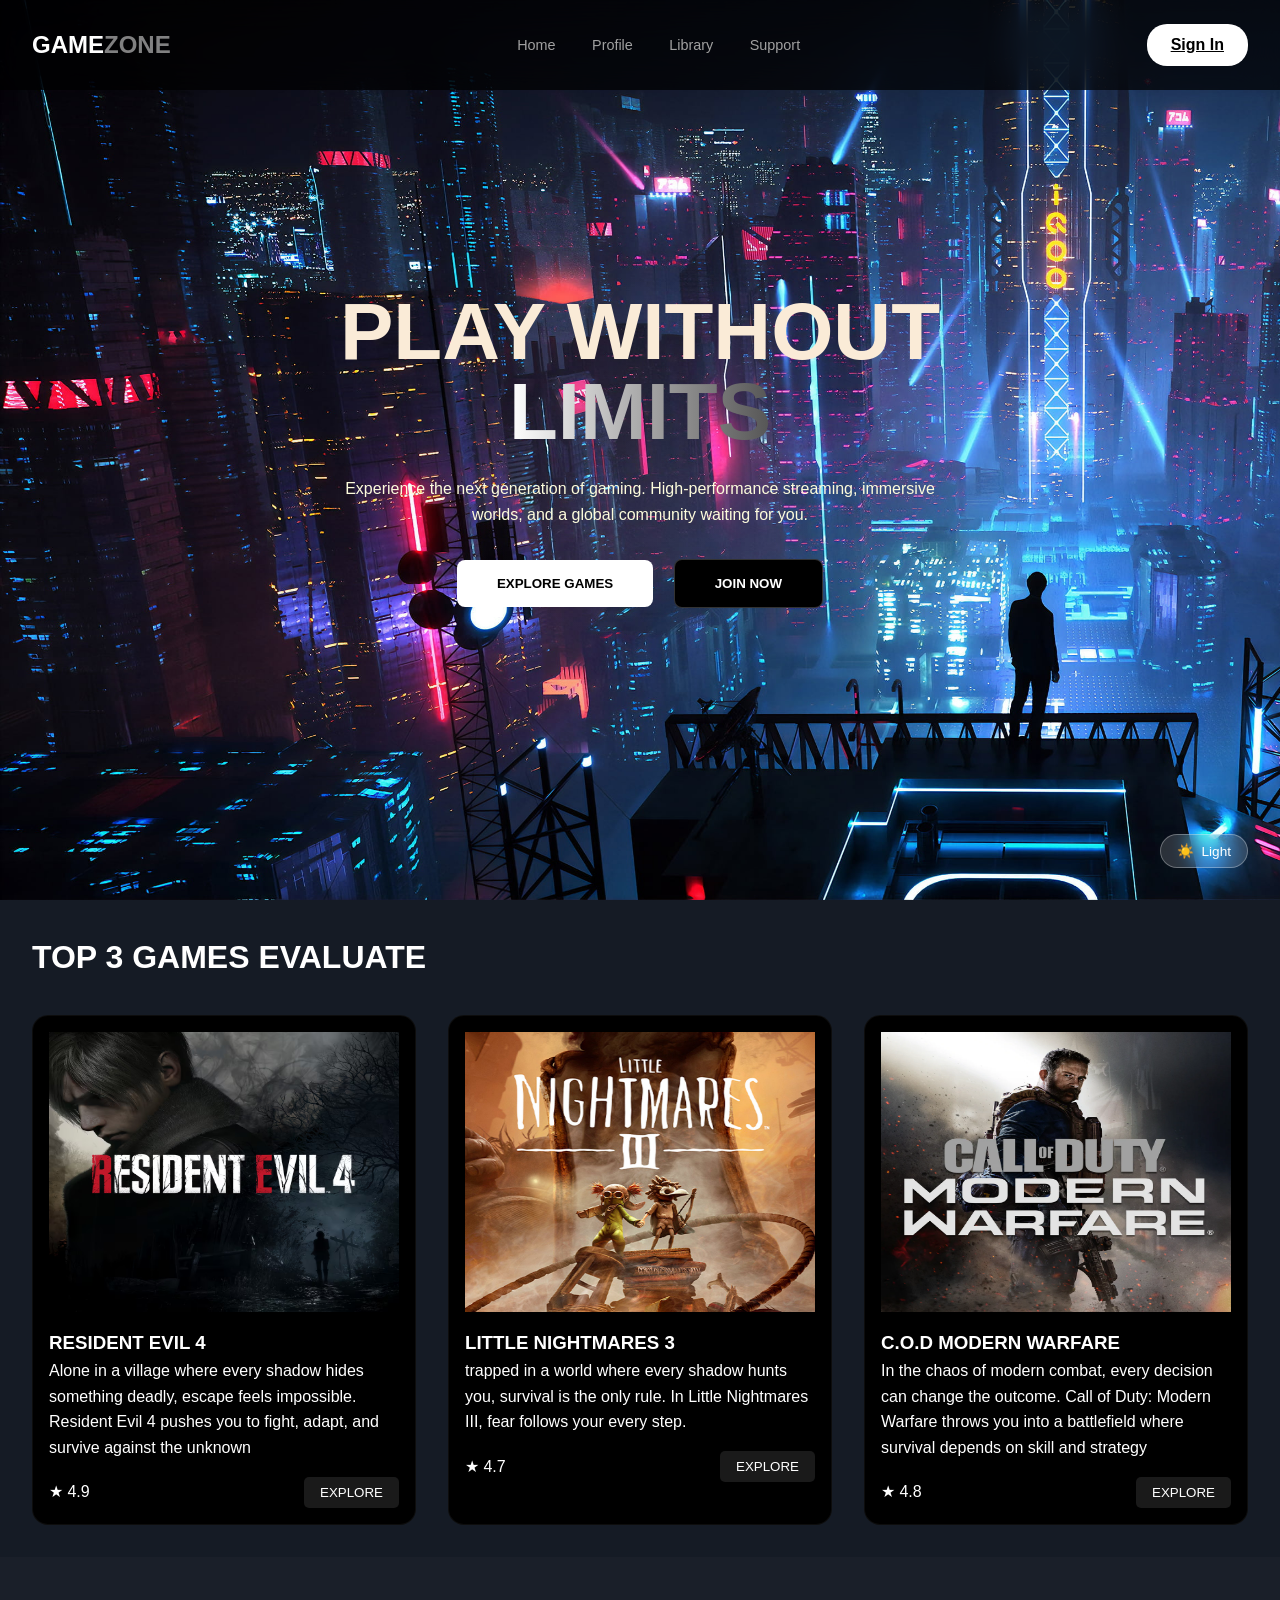
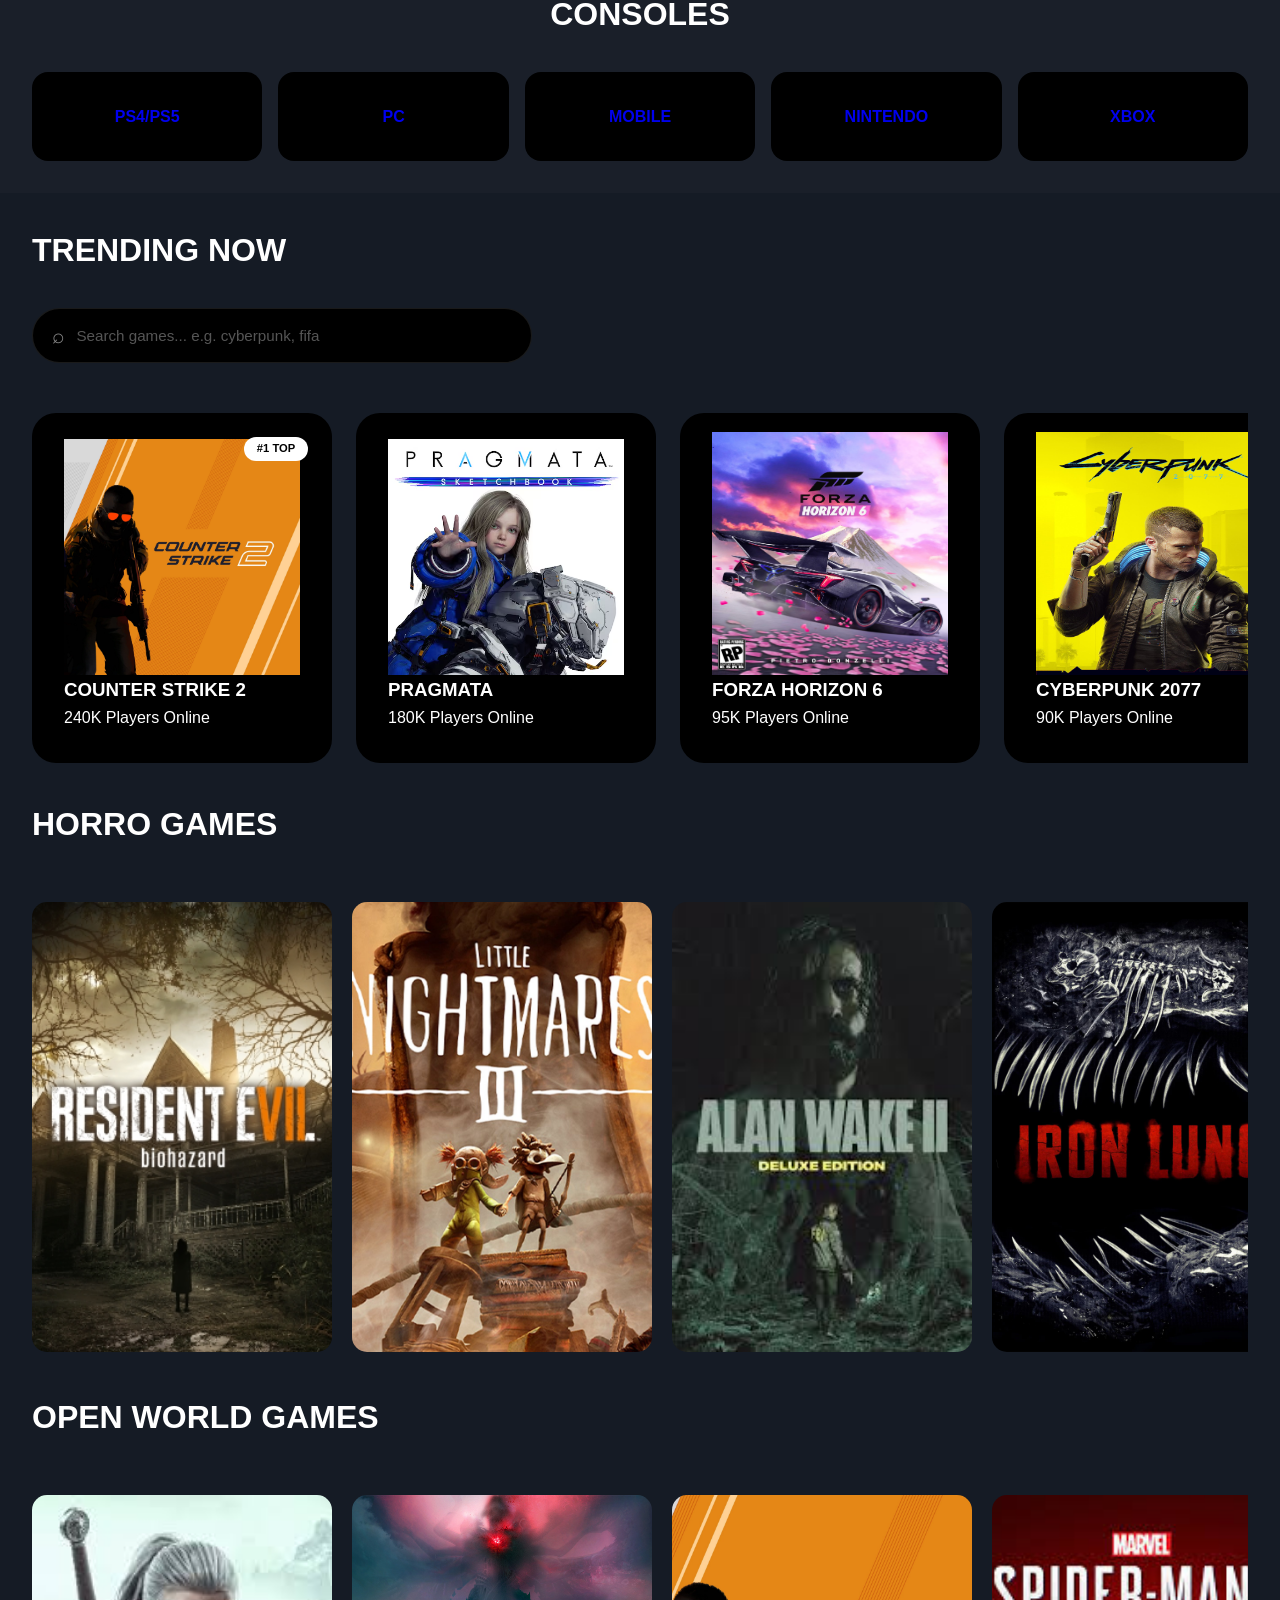
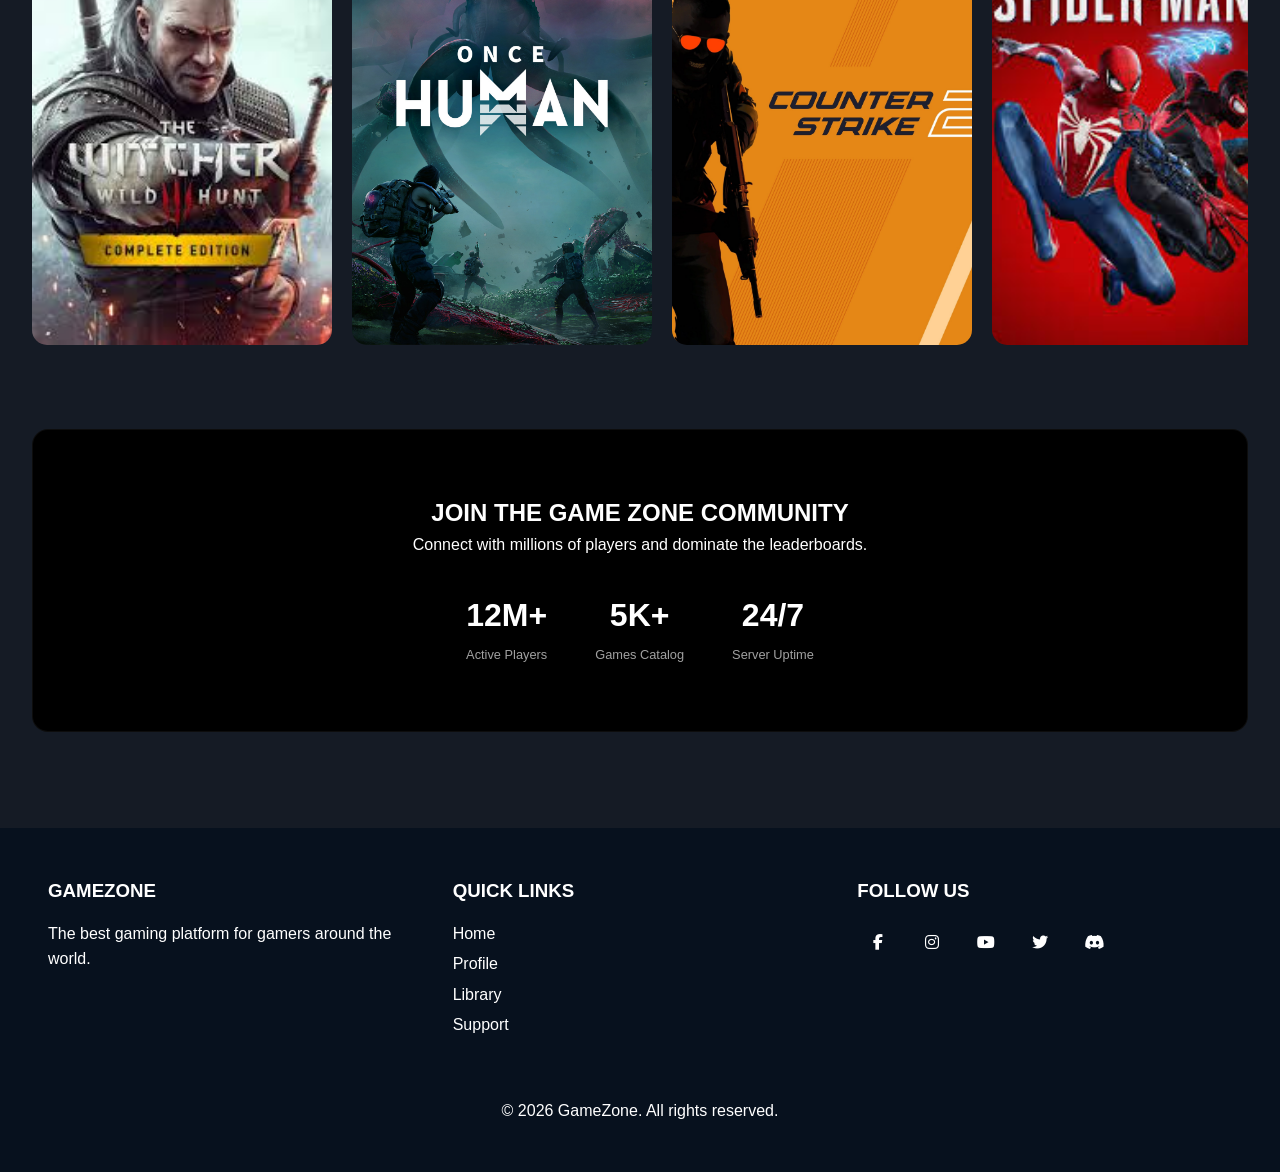
<file: index.html>
<!DOCTYPE html>
<html lang="en">
<head>
    <meta charset="UTF-8">
    <meta name="viewport" content="width=device-width, initial-scale=1.0">
    <title>Nexus Gaming | Play Without Limits</title>
    <link id="theme-stylesheet" rel="stylesheet" href="home.css">
    <link rel="stylesheet" href="https://cdnjs.cloudflare.com/ajax/libs/font-awesome/6.5.0/css/all.min.css">
</head>
<body>

    <nav class="navbar">
        <div class="nav-brand">GAME<span>ZONE</span></div>
        <div class="nav-links">
            <a href="home.html">Home</a>
            <a href="My-Profile.html">Profile</a>
            <a href="library.html">Library</a>
            <a href="Contact-Us.html">Support</a>
        </div>    
        <a class="btn-login" id="logoutBtn" href="log.html"><button>LOGIN</button></a>
    </nav>
    
    <button class="btn-theme-toggle" id="themeToggle" title="Switch Theme">
        <span class="theme-icon" id="themeIcon">☀️</span>
        <span class="theme-label" id="themeLabel">Light</span>
    </button>
    
    <section class="home1">
        <div class="home1-content">
            <h1>PLAY WITHOUT <br> <span class="gradient-text">LIMITS</span></h1>
            <p>Experience the next generation of gaming. High-performance streaming, immersive worlds, and a global community waiting for you.</p>
            <div class="home1-btns">
                <a href="#explore"><button class="btn-primary">EXPLORE GAMES</button></a>
                <button class="btn-secondary">JOIN NOW</button>
            </div>
        </div>
        <div class="home1-glow"></div>
    </section>

    <section class="section-container">
        <h2 class="section-title">TOP 3 GAMES Evaluate</h2>
        <div class="grid-layout">
            <div class="glass-card">
                <div class="placeholder-img"><img src="img/85p2Dwh5iDhUzRKe40QeNYh3.png.avif" width="450" height="280"></div>
                <h3>Resident Evil 4</h3>
                <p>Alone in a village where every shadow hides something deadly, escape feels impossible.
Resident Evil 4 pushes you to fight, adapt, and survive against the unknown</p>
                <div class="card-footer">
                    <span class="rating">★ 4.9</span>
                    <button class="btn-card">EXPLORE</button>
                </div>
            </div>
            <div class="glass-card">
                <div class="placeholder-img"><img src="img/nightmares3-1692881952367.jpg" width="450px" height="280px"></div>
                <h3>Little NIGHTMARES 3</h3>
                <p>trapped in a world where every shadow hunts you, survival is the only rule.
In Little Nightmares III, fear follows your every step.</p>
                <div class="card-footer">
                    <span class="rating">★ 4.7</span>
                    <button class="btn-card">EXPLORE</button>
                </div>
            </div>
            <div class="glass-card">
                <div class="placeholder-img"><img src="img/OS18LBxAVpQ1iPeGWAqSnxem.png.webp" width="450px" height="280px"></div>
                <h3>C.O.D Modern Warfare</h3>
                <p>In the chaos of modern combat, every decision can change the outcome.
Call of Duty: Modern Warfare throws you into a battlefield where survival depends on skill and strategy</p>
                <div class="card-footer">
                    <span class="rating">★ 4.8</span>
                    <button class="btn-card">EXPLORE</button>
                </div>
            </div>
        </div>
    </section>

    <section id="explore" class="categories-section">
        <div class="section-container">
            <h2 class="section-title text-center">Consoles</h2>
            <div class="category-grid">
                <a class="catagory-btn" href="ps5.html"><div class="category-card">PS4/PS5</div></a>
                <a class="catagory-btn" href="pc.html"><div class="category-card">PC</div></a>
                <a class="catagory-btn" href="mobile.html"><div class="category-card">MOBILE</div></a>
                <a class="catagory-btn" href="Nintendo-project.html"><div class="category-card">NINTENDO</div></a>
                <a class="catagory-btn" href="xbox.html"><div class="category-card">XBOX</div></a>
            </div>
        </div>
    </section>

    <section class="section-container">
        <div class="section-header">
        </div>
            <h2 class="section-title">TRENDING NOW</h2>
            <div class="search-wrapper">
    <div class="search-bar">
        <span class="search-icon">⌕</span>
        <input type="text" id="gameSearch" placeholder="Search games... e.g. cyberpunk, fifa" autocomplete="off">
        <button class="search-clear" id="clearBtn" onclick="clearSearch()">✕</button>
    </div>
    <div class="search-results-info" id="searchInfo"></div>
</div>
        <div class="horizontal-scroll">
            <div id="counter-strike2" class="trending-card">
                <span class="badge">#1 TOP</span>
                <img  src="img/1.jpeg" width="100%" height="100%">
                <h3>counter strike 2</h3>
                <p>240K Players Online</p>
            </div>
            <div id="pagmata" class="trending-card"><img src="img/4.png.avif" width="100%" height="100%">
                <h3>pragmata</h3>
                <p>180K Players Online</p>
            </div>
            <div id="forza-horizon6" class="trending-card"><img src="img/7.webp" width="100%" height="85%">
                <h3>forza horizon 6</h3>
                <p>95K Players Online</p>
            </div>
            <div id="cyberpunk2077" class="trending-card"><img src="img/8.jpg" width="100%" height="85%">
                <h3>cyberpunk 2077</h3>
                <p>90K Players Online</p>
            </div>
            <div id="resident-evil-requiem" class="trending-card"><img src="img/10.jpg" width="100%" height="85%">
                <h3>R.E Evil requiem</h3>
                <p>75K Players Online</p>
            </div>
            <div id="spiderman2" class="trending-card"><img src="img/images-2.jpeg" width="100%" height="85%">
                <h3>spider man 2</h3>
                <p>50K Players Online</p>
            </div>
            <div id="fifa2026" class="trending-card"><img src="img/fifa-26-5648525b9ec2f8bdb617527818572704-1024-1024.webp" width="100%" height="85%">
                <h3>fifa 2026</h3>
                <p>45K Players Online</p>
            </div>
        </div>
    <section class="scroll-container">
        <h2 class="section-title">Horro Games</h2>
     <div class="scroll-container">
    <div class="scroll-track">
        <img src="img/Resident_Evil_7_cover_art.jpg" >
        <img src="img/nightmares3-1692881952367.jpg">
        <img src="img/images.jpeg">
        <img src="img/iron-lung.jpg" >
        <img src="img/85p2Dwh5iDhUzRKe40QeNYh3.png.avif" >
        <img src="img/10.jpg">
        <img src="img/2a6901fad9bd11ff2a5fc0c63915ba16cd06d623dbf62043.jpg.avif">

        <img src="img/Resident_Evil_7_cover_art.jpg" >
        <img src="img/nightmares3-1692881952367.jpg">
        <img src="img/images.jpeg">
        <img src="img/iron-lung.jpg">
        <img src="img/85p2Dwh5iDhUzRKe40QeNYh3.png.avif">
        <img src="img/10.jpg">
        <img src="img/2a6901fad9bd11ff2a5fc0c63915ba16cd06d623dbf62043.jpg.avif">
    </div>
</div>   
    </section>

    <sectio class="scroll-container">
        <h2 class="section-title">Open World Games</h2>
     <div class="scroll-container">
    <div class="scroll-track">
        <img src="img/images-3.jpeg" >
        <img src="img/once-human-1jg0b.jpg">
        <img src="img/1.jpeg">
        <img src="img/images-2.jpeg" >
        <img src="img/395b45219557497b6580e4ce372f8dea604ee5dd16f45da5.png.avif" >
        <img src="img/2.jpeg">
        <img src="img/Grand_Theft_Auto_V.png">

        <img src="img/images-3.jpeg" >
        <img src="img/once-human-1jg0b.jpg">
        <img src="img/1.jpeg">
        <img src="img/images-2.jpeg" >
        <img src="img/395b45219557497b6580e4ce372f8dea604ee5dd16f45da5.png.avif" >
        <img src="img/2.jpeg">
        <img src="img/Grand_Theft_Auto_V.png">
    </div>
</div>   
    </section>

    <section class="section-container">
        <div class="community-box glass-card">
            <h2>JOIN THE Game ZOne COMMUNITY</h2>
            <p>Connect with millions of players and dominate the leaderboards.</p>
            <div class="stats-grid">
                <div class="stat-item"><strong>12M+</strong><span>Active Players</span></div>
                <div class="stat-item"><strong>5K+</strong><span>Games Catalog</span></div>
                <div class="stat-item"><strong>24/7</strong><span>Server Uptime</span></div>
            </div>
        </div>
    </section>
<footer>
    <div class="footer-container">
        <div class="footer-box">
            <h3>GameZone</h3>
            <p>The best gaming platform for gamers around the world.</p>
        </div>
        <div class="footer-box">
            <h3>Quick Links</h3>
            <a href="#">Home</a>
            <a href="#">Profile</a>
            <a href="#">Library</a>
            <a href="#">Support</a>
        </div>
        <div class="footer-box">
            <h3>Follow Us</h3>
            <div class="social-links">
                <a href="https://www.facebook.com"><i class="fab fa-facebook-f"></i></a>
                <a href="https://www.instgram.com"><i class="fab fa-instagram"></i></a>
                <a href="https://www.youtube.com"><i class="fab fa-youtube"></i></a>
                <a href="https://www.twitter.com"><i class="fab fa-twitter"></i></a>
                <a href="https://www.discord.com"><i class="fab fa-discord"></i></a>
            </div>
        </div>
    </div>
    <div class="copyright">
        ©️ 2026 GameZone. All rights reserved.
    </div>
    </footer>
    <script>
    const themeSheet   = document.getElementById('theme-stylesheet');
    const themeToggle  = document.getElementById('themeToggle');
    const themeIcon    = document.getElementById('themeIcon');
    const themeLabel   = document.getElementById('themeLabel');

    let isDark = localStorage.getItem('gamezone-theme') !== 'light';
    applyTheme(isDark);

    themeToggle.addEventListener('click', () => {
        isDark = !isDark;
        applyTheme(isDark);
        localStorage.setItem('gamezone-theme', isDark ? 'dark' : 'light');
    });

    function applyTheme(dark) {
        if (dark) {
            themeSheet.href  = 'home.css';
            themeIcon.textContent  = '☀️';
            themeLabel.textContent = 'Light';
        } else {
            themeSheet.href  = 'home2.css';
            themeIcon.textContent  = '🌙';
            themeLabel.textContent = 'Dark';
        }
    }
    const searchInput = document.getElementById('gameSearch');
    const clearBtn = document.getElementById('clearBtn');
    const searchInfo = document.getElementById('searchInfo');
    const allCards = document.querySelectorAll('.trending-card');

    const gameMap = [
        { id: 'counter-strike2',      keywords: ['counter strike', 'counter-strike', 'cs2', 'cs', 'counterstrike'] },
        { id: 'pagmata',              keywords: ['pagmata', 'pragmata'] },
        { id: 'forza-horizon6',       keywords: ['forza', 'horizon', 'forza horizon', 'forza 6'] },
        { id: 'cyberpunk2077',        keywords: ['cyberpunk', 'cyber punk', '2077', 'cyberpunk 2077'] },
        { id: 'resident-evil-requiem',keywords: ['resident evil', 'requiem', 're evil', 'resident'] },
        { id: 'spiderman2',           keywords: ['spider man', 'spiderman', 'spider-man'] },
        { id: 'fifa2026',             keywords: ['fifa', 'fifa 2026', 'football'] },
    ];

    function searchGames(query) {
        const q = query.trim().toLowerCase();
        if (!q) { resetCards(); searchInfo.textContent = ''; clearBtn.classList.remove('visible'); return; }
        clearBtn.classList.add('visible');
        const matches = gameMap.filter(g => g.keywords.some(k => k.includes(q) || q.includes(k)));
        if (matches.length === 0) {
            allCards.forEach(card => card.classList.add('dimmed'));
            allCards.forEach(card => card.classList.remove('highlight-found'));
            searchInfo.textContent = `No games found for "${query}"`;
            return;
        }
        const matchedIds = matches.map(m => m.id);
        allCards.forEach(card => {
            if (matchedIds.includes(card.id)) { card.classList.remove('dimmed'); card.classList.add('highlight-found'); }
            else { card.classList.add('dimmed'); card.classList.remove('highlight-found'); }
        });
        const firstMatch = document.getElementById(matchedIds[0]);
        if (firstMatch) firstMatch.scrollIntoView({ behavior: 'smooth', block: 'nearest', inline: 'center' });
        searchInfo.textContent = `Found ${matches.length} game${matches.length > 1 ? 's' : ''}`;
    }

    function clearSearch() {
        searchInput.value = '';
        resetCards();
        searchInfo.textContent = '';
        clearBtn.classList.remove('visible');
        searchInput.focus();
    }

    function resetCards() {
        allCards.forEach(card => card.classList.remove('dimmed', 'highlight-found'));
    }

    searchInput.addEventListener('input', e => searchGames(e.target.value));


        const logoutBtn = document.getElementById('logoutBtn');

        if (logoutBtn) {
            logoutBtn.addEventListener('click', () => {
                localStorage.removeItem('currentUserEmail');
                localStorage.removeItem('loggedInUser');

                window.location.href = "log.html"; 
            });
        }

        document.addEventListener('DOMContentLoaded', () => {
            const authBtn = document.getElementById('logoutBtn'); 
        
            const currentUser = localStorage.getItem('currentUserEmail');
        
            if (currentUser) {
                logoutBtn.innerText = "SIGNOUT";

                logoutBtn.onclick = function(e) {
                    e.preventDefault();
                    localStorage.removeItem('currentUserEmail');
                    localStorage.removeItem('loggedInUser');
                    location.reload();
                };
            } else {
                logoutBtn.innerText = "Sign In";
                logoutBtn.onclick = function() {
                    window.location.href = "log.html";
                };
            }
        });
    </script>
</body>
</html>
</file>
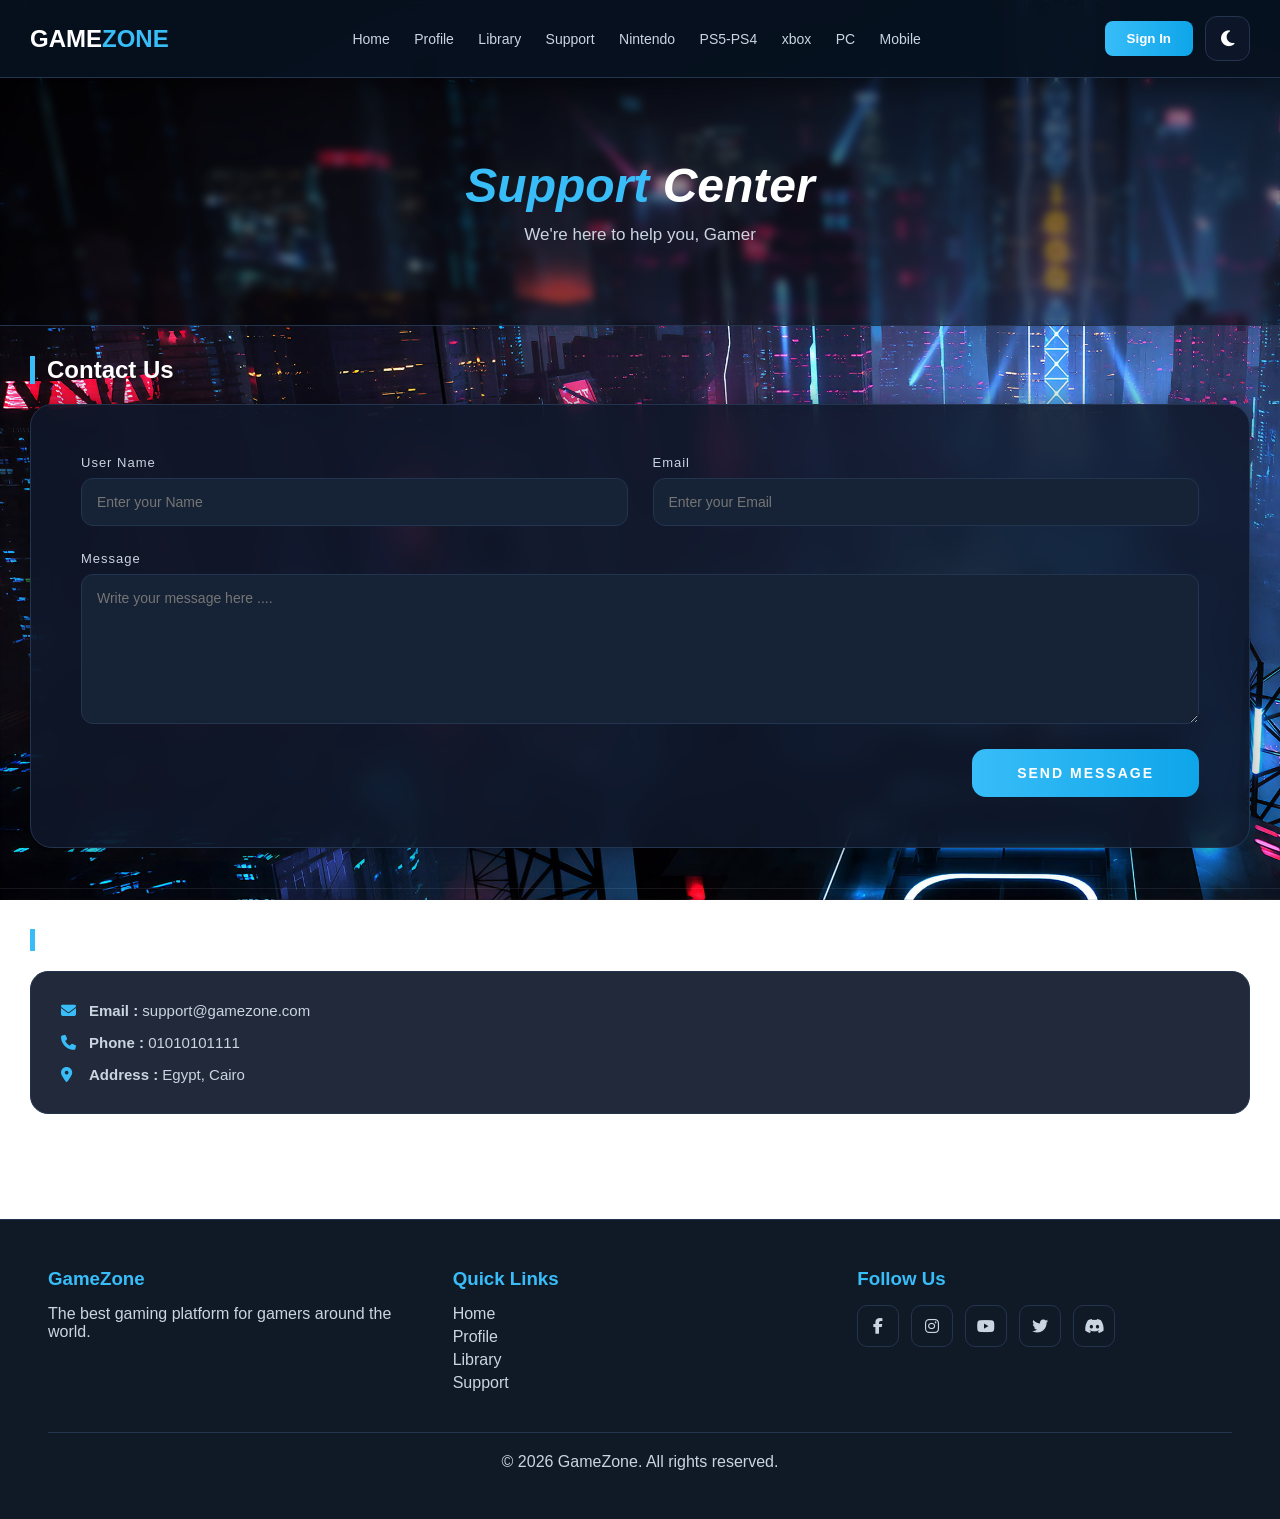
<file: Contact-Us.html>
<!DOCTYPE html>
<html lang="en">

<head>
    <meta charset="UTF-8">
    <meta name="viewport" content="width=device-width, initial-scale=1.0">
    <title>Support - GameZone</title>
    <meta name="description" content="GameZone Support Page">
    <link rel="stylesheet" href="https://cdnjs.cloudflare.com/ajax/libs/font-awesome/6.5.0/css/all.min.css">
    <link rel="stylesheet" href="Contact-Us.css">

</head>

<body>

    <nav class="navbar">

        <div class="nav-brand">
            GAME<span>ZONE</span>
        </div>

        <div class="nav-links">
            <a href="index.html">Home</a>
            <a href="My-Profile.html">Profile</a>
            <a href="library.html">Library</a>
            <a href="Contact-Us.html" class="active">Support</a>
            <a href="Nintendo-project.html">Nintendo</a>
            <a href="ps5.html">PS5-PS4</a>
            <a href="xbox.html">xbox</a>
            <a href="pc.html">PC</a>
            <a href="mobile.html">Mobile</a>
        </div>

        <div class="nav-buttons">
            <a href="log.html">
                <button class="btn-login" id="logoutBtn">LOGIN</button>
            </a>
            <button id="themeToggle" class="theme-btn">
                <i class="fas fa-moon"></i>
            </button>
        </div>

    </nav>

    <header>
        <h1><i><span>Support</span> Center</i></h1>
        <p>We're here to help you, Gamer</p>
    </header>

    <section>

        <h2>Contact Us</h2>

        <form class="contact-form">

            <div>
                <label>User Name</label>
                <input type="text" placeholder="Enter your Name" required>
            </div>

            <div>
                <label>Email</label>
                <input type="email" placeholder="Enter your Email" required>
            </div>

            <div>
                <label>Message</label>
                <textarea placeholder="Write your message here ...."></textarea>
            </div>

            <div>
                <input type="submit" value="SEND MESSAGE">
            </div>

        </form>

    </section>

    <hr>

    <section>

        <h3>Contact Information</h3>

        <div class="contact-info">
            <p><i class="fas fa-envelope"></i><b>Email :</b> support@gamezone.com</p>
            <p><i class="fas fa-phone"></i><b>Phone :</b> 01010101111</p>
            <p><i class="fas fa-map-marker-alt"></i><b>Address :</b> Egypt, Cairo</p>
        </div>

    </section>

    <hr>

    <footer>

        <div class="footer-container">

            <div class="footer-box">
                <h3>GameZone</h3>
                <p>The best gaming platform for gamers around the world.</p>
            </div>

            <div class="footer-box">
                <h3>Quick Links</h3>
                <a href="#">Home</a>
                <a href="#">Profile</a>
                <a href="#">Library</a>
                <a href="#">Support</a>
            </div>

            <div class="footer-box">
                <h3>Follow Us</h3>
                <div class="social-links">
                 <a href="https://www.facebook.com"><i class="fab fa-facebook-f"></i></a>
                 <a href="https://www.instgram.com"><i class="fab fa-instagram"></i></a>
                 <a href="https://www.youtube.com"><i class="fab fa-youtube"></i></a>
                 <a href="https://www.twitter.com"><i class="fab fa-twitter"></i></a>
                 <a href="https://www.discord.com"><i class="fab fa-discord"></i></a>
                </div>
            </div>

        </div>

        <div class="copyright">
            © 2026 GameZone. All rights reserved.
        </div>

    </footer>

    <script>

        const logoutBtn = document.getElementById('logoutBtn');

        if (logoutBtn) {
            logoutBtn.addEventListener('click', () => {
                localStorage.removeItem('currentUserEmail');
                localStorage.removeItem('loggedInUser');

                window.location.href = "log.html"; 
            });
        }

        document.addEventListener('DOMContentLoaded', () => {
            const authBtn = document.getElementById('logoutBtn'); 
        
            const currentUser = localStorage.getItem('currentUserEmail');
        
            if (currentUser) {
                logoutBtn.innerText = "SIGNOUT";

                logoutBtn.onclick = function(e) {
                    e.preventDefault();
                    localStorage.removeItem('currentUserEmail');
                    localStorage.removeItem('loggedInUser');
                    location.reload();
                };
            } else {
                logoutBtn.innerText = "Sign In";
                logoutBtn.onclick = function() {
                    window.location.href = "log.html";
                };
            }
        });
        
        const themeBtn = document.getElementById('themeToggle');
        const icon = themeBtn.querySelector('i');

        if (localStorage.getItem('theme') === 'light') {
            document.body.classList.add('light-theme');
            icon.classList.remove('fa-moon');
            icon.classList.add('fa-sun');
        }

        themeBtn.addEventListener('click', () => {
            document.body.classList.toggle('light-theme');

            if (document.body.classList.contains('light-theme')) {
                icon.classList.remove('fa-moon');
                icon.classList.add('fa-sun');
                localStorage.setItem('theme', 'light'); 
            } else {
                icon.classList.remove('fa-sun');
                icon.classList.add('fa-moon');
                localStorage.setItem('theme', 'dark'); 
            }
        });

    </script>

</body>
</html>
</file>
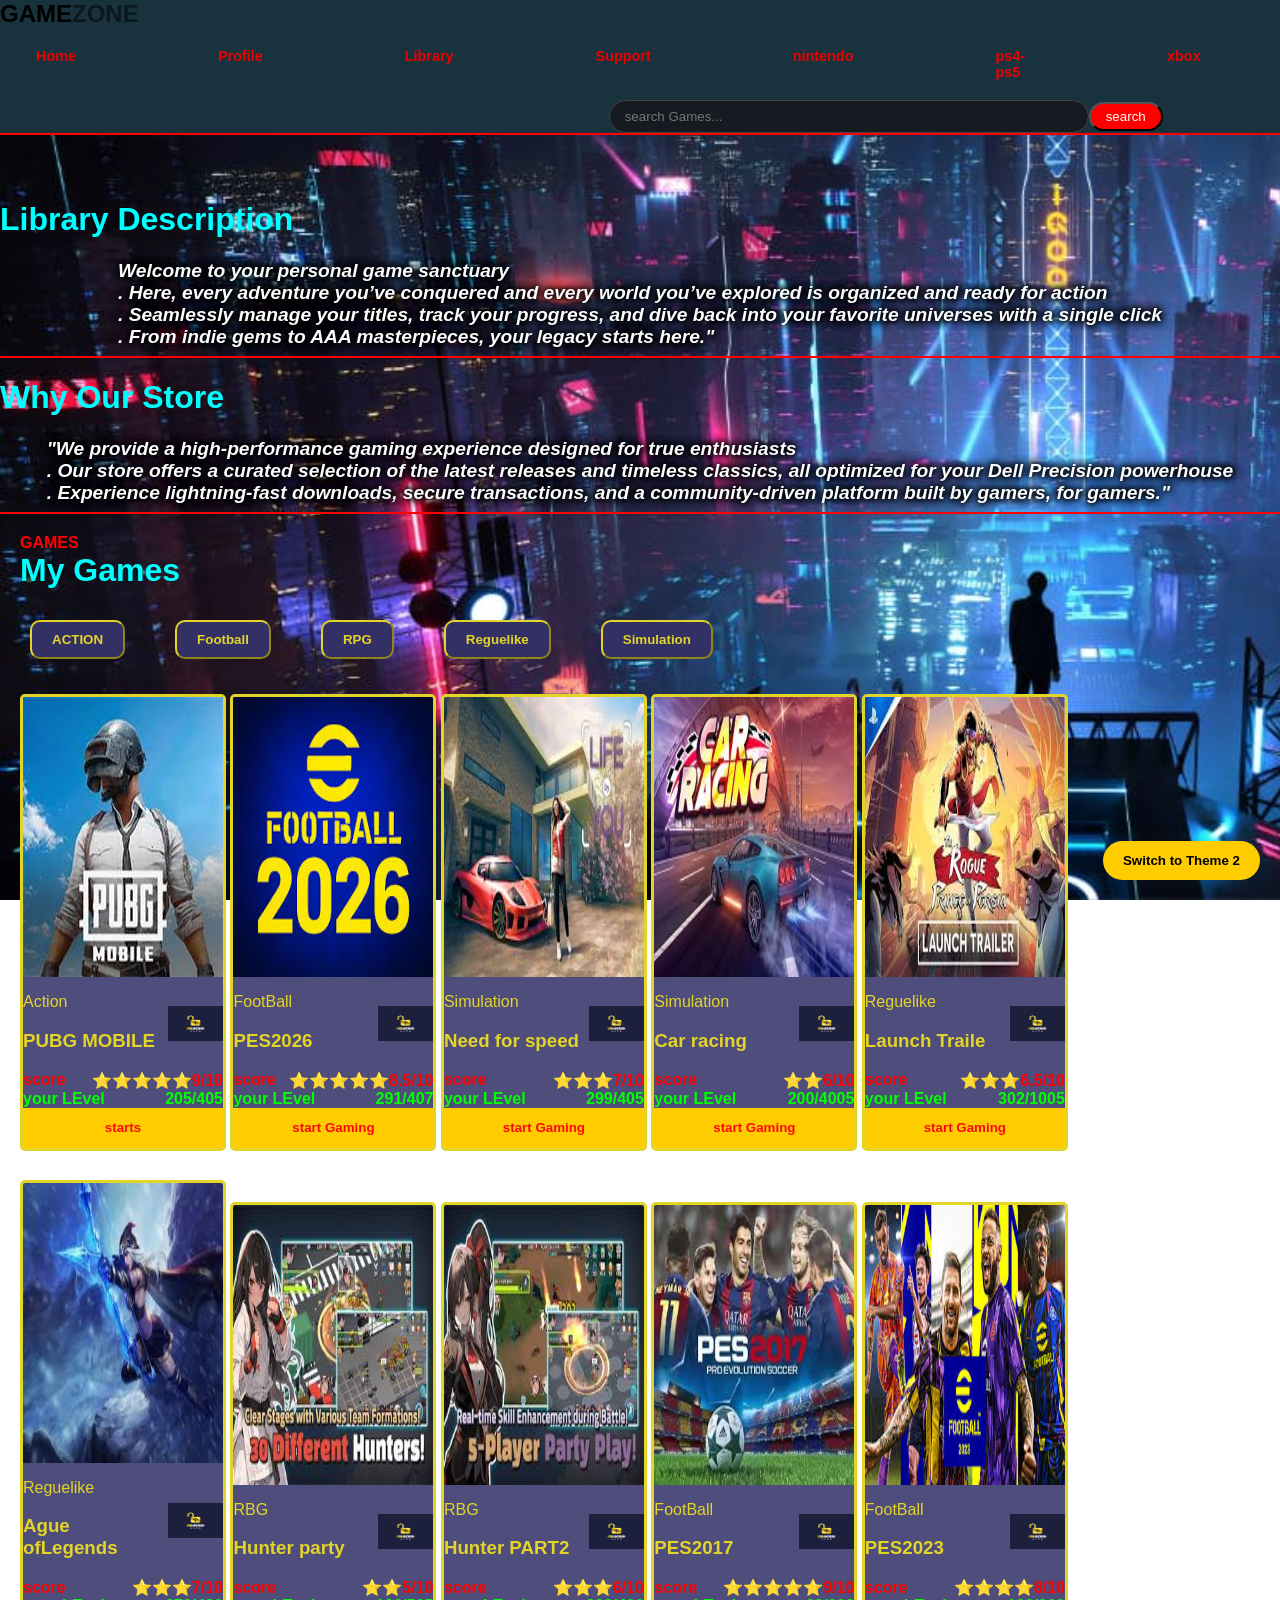
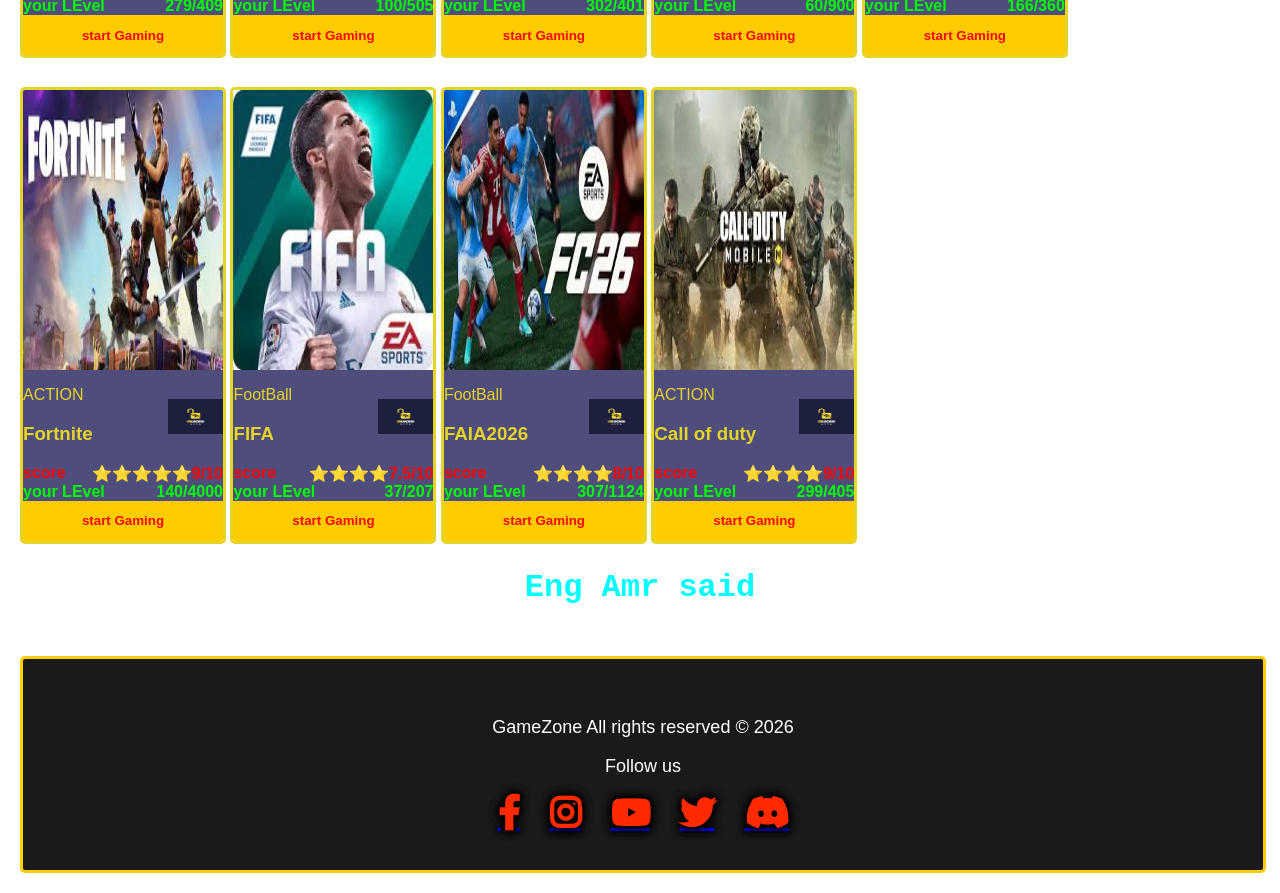
<file: library.html>
<!DOCTYPE html>
<head>
    <title>
        Game Library_Game ZONE
    </title>
   
    <link rel="stylesheet" href="library.css">
    <link rel="stylesheet" href="https://cdnjs.cloudflare.com/ajax/libs/font-awesome/6.0.0/css/all.min.css">      
</head>
<body>
     
<button id="theme-switch" class="theme-btn">Switch to Theme 2</button>

<nav class="sidebar-v2">
    <div class="logo-v2">GameZone</div> 
    <ul>
        <li><a href="index.html"><p class="fas fa-home"></p> Home</a></li>   
        <li><a href="My-Profile.html"><p class="fas fa-gamepad"></p> profile</a></li>
        <li><a href="library.html"><p class="fas fa-star"></p> library</a></li>
        <li><a href="Contact-Us.html"><p class="fas fa-star"></p> support</a></li>
        <li><a href="Nintendo-project.html"><p class="fas fa-star"></p> nintendo</a></li>
        <li><a href="ps5.html"><p class="fas fa-star"></p> ps4-ps5</a></li>
        <li><a href="xbox.html"><p class="fas fa-star"></p> xbox</a></li>
        <li><a href="pc.html"><p class="fas fa-star"></p>pc</a></li>
        <li><a href="mobile.html"><p class="fas fa-star"></p>mobile</a></li>
        <li><a href="log.html"><p class="fas fa-star" id="logoutBtn"></p>LOGIN</a></li>
    </ul>
</nav><div class="block">
<nav class="navv">
        <div class="nav-brand">GAME<span>ZONE</span></div>
        <div class="nav-links">
            <a href="index.html">Home</a>
            <a href="My-Profile.html">Profile</a>
            <a href="library.html">Library</a>
            <a href="Contact-Us.html">Support</a>
            <a href="Nintendo-project.html"> nintendo</a>
            <a href="ps5.html"> ps4-ps5</a>
            <a href="xbox.html"> xbox</a>
            <a href="pc.html">pc</a>
            <a href="mobile.html">mobile</a>
            <a href="log.html">LOGIN</a>
         
        </div>
             <div class="hash">
        <input type="search" class="search-box" placeholder="search Games...">
  <button type="submit" class="buttonn-for-the-first-search">search</button>
 
 </div>
        </nav>
        </div>
       
    <div id="main-wrapper">
 
<h1>Library Description</h1>
 
    <i>Welcome to your personal game sanctuary <br>. Here, every adventure you’ve conquered and every world you’ve explored is organized and ready for action <br>. Seamlessly manage your titles, track your progress, and dive back into your favorite universes with a single click <br>. From indie gems to AAA masterpieces, your legacy starts here."</i>
    <hr>    
<h1>Why Our Store</h1>
 <i> "We provide a high-performance gaming experience designed for true enthusiasts <br>. Our store offers a curated selection of the latest releases and timeless classics, all optimized for your Dell Precision powerhouse <br>. Experience lightning-fast downloads, secure transactions, and a community-driven platform built by gamers, for gamers."</i>
<hr>
<div class="mygames">
<span> <b>GAMES</b></span>
<div class="tth">  <h1>My Games</h1></div>
<div class="contan">
<button> ACTION</button>
<button>Football</button>
<button>RPG</button>
<button>Reguelike</button>
<button>Simulation</button>
</div>
<div class=" cards">
    <div class="card">
<img src="pubg.jfif" >
<div class="information">
<div class="cardname">   
<p>Action</p>
<h3>PUBG MOBILE</h3>
</div>
<a href="#">
<img src="download.png">
</a>
</div>
<div class="konami">
    <span>score</span>
    <span>⭐⭐⭐⭐⭐9/10</span>
</div>  

<div class="konamii" >
   <span>your LEvel</span>
    <span>205/405</span> 
</div>
<div class="finger"><button>starts</button></div>
</div>

 <div class="card">
<img src="download.jfif" >
<div class="information">
<div class="cardname">   
<p>FootBall</p>
<h3>PES2026</h3>
</div>
<a href=" DDDDD">
<img src="download.png">
</a>
</div>
<div class="konami">
    <span>score</span>
    <span class="red">⭐⭐⭐⭐⭐8.5/10</span>
</div> 
<div class="konamii" >
   <span>your LEvel</span>
    <span >291/407</span> 
</div> 
<div class="finger"><button>start Gaming</button></div>
</div>
<div class="card">
<img src="download (3).jfif" >
<div class="information">
<div class="cardname">   
<p>Simulation</p>
<h3>Need for speed</h3>
</div>
<a href=" DDDDD">
<img src="download.png">
</a>
</div>
<div class="konami">
    <span>score</span>
    <span>⭐⭐⭐7/10</span>
</div> 
<div class="konamii" >
   <span>your LEvel</span>
    <span>299/405</span> 
</div> 
<div class="finger"><button>start Gaming</button></div>
</div>
<div class="card">
<img src="download (4).jfif" >
<div class="information">
<div class="cardname">   
<p>Simulation</p>
<h3>Car racing</h3>
</div>
<a href=" DDDDD">
<img src="download.png">
</a>
</div>
<div class="konami">
    <span>score</span>
    <span>⭐⭐6/10</span>
</div>  
<div class="konamii" >
   <span>your LEvel</span>
    <span>200/4005</span> 
</div>
<div class="finger"><button>start Gaming</button></div>
</div>
<div class="card">
<img src="download (6).jfif" >
<div class="information">
<div class="cardname">   
<p>Reguelike</p>
<h3>Launch Traile</h3>
</div>
<a href=" #ءذ">
<img src="download.png">
</a>
</div>
<div class="konami">
    <span>score</span>
    <span>⭐⭐⭐6.5/10</span>
</div>  
<div class="konamii" >
   <span>your LEvel</span>
    <span>302/1005</span> 
</div>
<div class="finger"><button>start Gaming</button></div>
</div>
<div class="card">
<img src="download (7).jfif" >
<div class="information">
<div class="cardname">   
<p>Reguelike</p>
<h3>Ague ofLegends</h3>
</div>
<a href=" DDDDD">
<img src="download.png">
</a>
</div>
<div class="konami">
    <span>score</span>
    <span>⭐⭐⭐7/10</span>
</div> 
<div class="konamii" >
   <span>your LEvel</span>
    <span>279/409</span> 
</div> 
<div class="finger"><button>start Gaming</button></div>
</div>
<div class="card">
<img src="images.jfif" >
<div class="information">
<div class="cardname">   
<p>RBG</p>
<h3>Hunter party </h3>
</div>
<a href=" DDDDD">
<img src="download.png">
</a>
</div>
<div class="konami">
    <span>score</span>
    <span>⭐⭐5/10</span>
</div>  
<div class="konamii" >
   <span>your LEvel</span>
    <span>100/505</span> 
</div>
<div class="finger"><button>start Gaming</button></div>
</div>
<div class="card">
<img src="images (1).jfif" >
<div class="information">
<div class="cardname">   
<p>RBG</p>
<h3>Hunter PART2</h3>
</div>
<a href=" DDDDD">
<img src="download.png">
</a>
</div>
<div class="konami">
    <span>score</span>
    <span>⭐⭐⭐6/10</span>
</div>  
<div class="konamii" >
   <span>your LEvel</span>
    <span>302/401</span> 
</div>
<div class="finger"><button>start Gaming</button></div>
</div>
<div class="card">
<img src="images (2).jfif" >
<div class="information">
<div class="cardname">   
<p>FootBall</p>
<h3>PES2017</h3>
</div>
<a href=" DDDDD">
<img src="download.png">
</a>
</div>
<div class="konami">
    <span>score</span>
    <span>⭐⭐⭐⭐⭐9/10</span>
</div>  
<div class="konamii" >
   <span>your LEvel</span>
    <span>60/900</span> 
</div>
<div class="finger"><button>start Gaming</button></div>
</div>
<div class="card">
<img src="images (3).jfif" >
<div class="information">
<div class="cardname">   
<p>FootBall</p>
<h3>PES2023</h3>
</div>
<a href=" DDDDD">
<img src="download.png">
</a>
</div>
<div class="konami">
    <span>score</span>
    <span>⭐⭐⭐⭐8/10</span>
</div>  

<div class="konamii" >
   <span>your LEvel</span>
    <span>166/360</span> 
</div>
<div class="finger"><button>start Gaming</button></div>
</div>
<div class="card">
<img src="download (10).jfif" >
<div class="information">
<div class="cardname">   
<p>ACTION</p>

<h3>Fortnite</h3>
</div>
<a href=" DDDDD">
<img src="download.png">
</a>
</div>
<div class="konami">
    <span>score</span>
    <span>⭐⭐⭐⭐⭐9/10</span>
</div>  

<div class="konamii" >
   <span>your LEvel</span>
    <span>140/4000</span> 
</div>
<div class="finger"><button>start Gaming</button></div>
</div>
<div class="card">
<img src="download (8).jfif" >
<div class="information">
<div class="cardname">   
<p>FootBall</p>
<h3>FIFA</h3>
</div>
<a href=" DDDDD">
<img src="download.png">
</a>
</div>
<div class="konami">
    <span>score</span>
    <span>⭐⭐⭐⭐7.5/10</span>
    
</div>  
<div class="konamii" >
   <span>your LEvel</span>
    <span>37/207</span> 
</div>
<div class="finger"><button>start Gaming</button></div>
</div>
<div class="card">
<img src="download (9).jfif" >
<div class="information">
<div class="cardname">   
<p>FootBall</p>
<h3>FAIA2026</h3>
</div>
<a href=" DDDDD">
<img src="download.png">
</a>

</div>
<div class="konami">
    <span>score</span>
    <span>⭐⭐⭐⭐8/10</span>
</div> 
<div class="konamii" >
   <span>your LEvel</span>
    <span>307/1124</span> 
</div> 
<div class="finger"><button>start Gaming</button></div>
</div>
<div class="card">
<img src="download (5).jfif" >
<div class="information">
<div class="cardname"> 
   
<p>ACTION</p>
<h3>Call of duty</h3>

</div>
<a href=" DDDDD">
<img src="download.png">
</a>
</div>
 <div class="konami">
    <span>score</span>
    <span>⭐⭐⭐⭐9/10</span>
</div>  
<div class="konamii" >
   <span>your LEvel</span>
    <span>299/405</span> 
</div>
<div class="finger"><button>start Gaming</button></div>

</div>
   <h1 class="my">Eng Amr said</h1>
<footer class="main-footer">
    <div class="footer-content">
        <p class="copyright">GameZone All rights reserved &copy; 2026</p>
        
        <div class="social-section">
            <p>Follow us</p>
             <div class="social-icons">
                <a href="https://www.facebook.com"><i class="fab fa-facebook-f"></i></a>
                <a href="https://www.instgram.com"><i class="fab fa-instagram"></i></a>
                <a href="https://www.youtube.com"><i class="fab fa-youtube"></i></a>
                <a href="https://www.twitter.com"><i class="fab fa-twitter"></i></a>
                <a href="https://www.discord.com"><i class="fab fa-discord"></i></a>
            </div>
        </div>
    </div>
</footer>
</div>
<script>

    const logoutBtn = document.getElementById('logoutBtn');

        if (logoutBtn) {
            logoutBtn.addEventListener('click', () => {
                localStorage.removeItem('currentUserEmail');
                localStorage.removeItem('loggedInUser');

                window.location.href = "log.html"; 
            });
        }

        document.addEventListener('DOMContentLoaded', () => {
            const authBtn = document.getElementById('logoutBtn'); 
        
            const currentUser = localStorage.getItem('currentUserEmail');
        
            if (currentUser) {
                logoutBtn.innerText = "SIGNOUT";

                logoutBtn.onclick = function(e) {
                    e.preventDefault();
                    localStorage.removeItem('currentUserEmail');
                    localStorage.removeItem('loggedInUser');
                    location.reload();
                };
            } else {
                logoutBtn.innerText = "Sign In";
                logoutBtn.onclick = function() {
                    window.location.href = "log.html";
                };
            }
        });
  
    const switchBtn = document.getElementById('theme-switch');
    const bodyElement = document.body;

    const savedTheme = localStorage.getItem('activeTheme');

    if (savedTheme === 'theme-2') {
        bodyElement.classList.add('theme-2-active');
        switchBtn.innerText = "Back to Theme 1";
    }

    switchBtn.onclick = function() {
        bodyElement.classList.toggle('theme-2-active');

        if (bodyElement.classList.contains('theme-2-active')) {
            switchBtn.innerText = "Back to Theme 1";
            localStorage.setItem('activeTheme', 'theme-2'); 
        } else {
            switchBtn.innerText = "Switch to Theme 2";
            localStorage.setItem('activeTheme', 'theme-1'); 
        }
    }
</script>
</div>
</div>
</body>
</file>
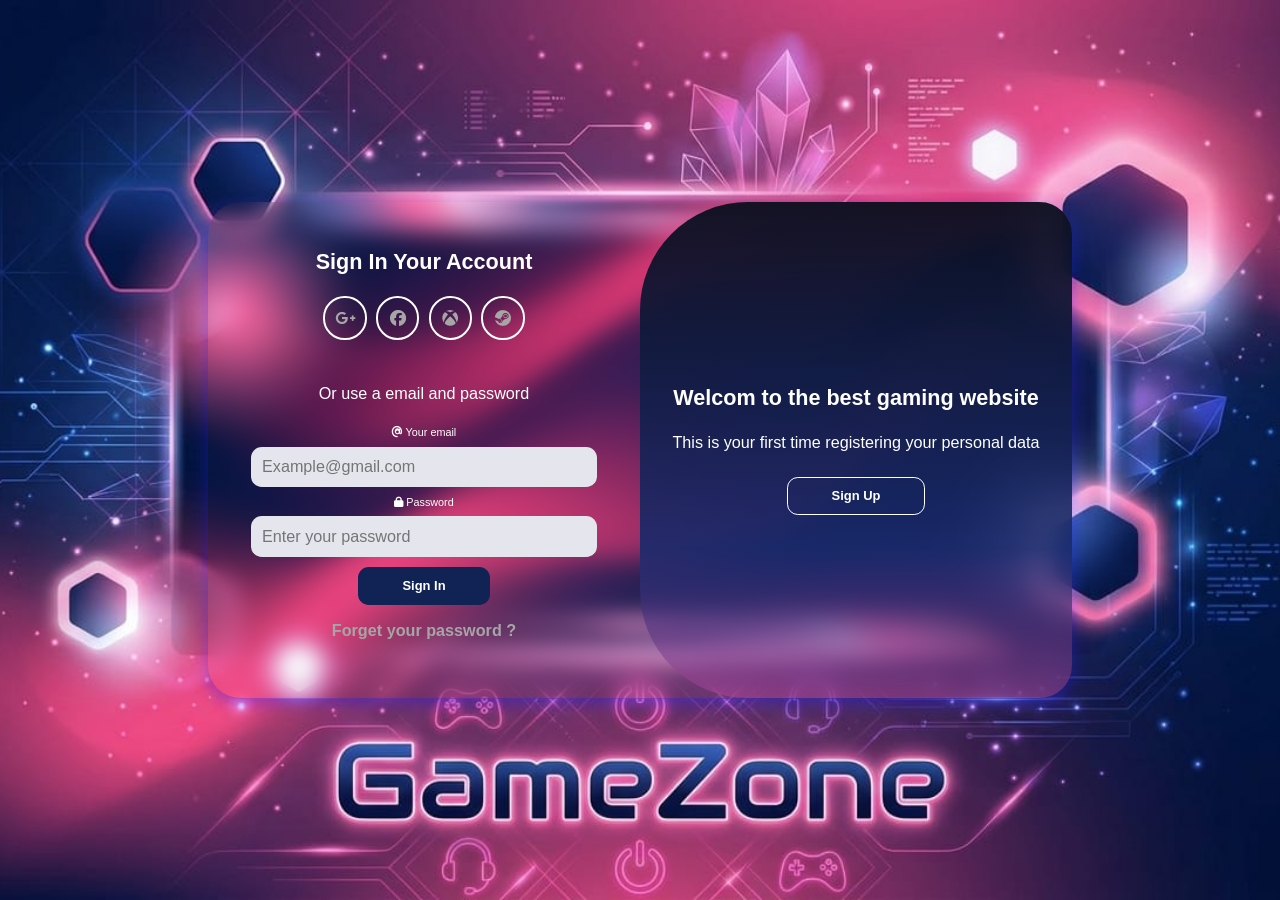
<file: log.html>
<!DOCTYPE html>
<html lang="en">
<head>
    <meta charset="UTF-8">
    <meta name="viewport" content="width=device-width, initial-scale=1.0">
    <link rel="stylesheet" href="https://cdnjs.cloudflare.com/ajax/libs/font-awesome/6.5.1/css/all.min.css">
    <link rel="stylesheet" href="styleLog.css">
    <title>GameZone | Login and Up</title>
</head>
<body>
    <div class="container" id="container">
        <div class="formContainer sign-up" id="signUP">
            <form id="formSignUp">
                <h1>Create Account</h1>
                <label for="name">Your name</label>
                <input type="text" id="name" placeholder="Enter your name" required>
                <label for="email"><i class="fa-solid fa-at"></i>  Your email</label>
                <input type="email" id="email" placeholder="Example@gmail.com" required>
                <label for="pass"><i class="fa-solid fa-lock"></i>  Password</label>
                <input type="password" id="pass" placeholder="Please write strong password" required>
                <label for="joinDate">Today's joining date</label>
                <input type="date" id="joinDate" required>
                <button class="signup">Sign Up</button>
                <p>Or Register Using</p>
                <div class="icons">
                    <a href="#"><i class="fa-brands fa-google-plus-g"></i></a>
                    <a href="#"><i class="fa-brands fa-facebook"></i></a>
                    <a href="#"><i class="fa-brands fa-xbox"></i></a>
                    <a href="#"><i class="fa-brands fa-steam"></i></a>
                </div>
            </form>
        </div>
        <div class="formContainer sign-in" id="signIN">
            <form id="formSignIn">
                <h1>Sign In Your Account</h1>
                <div class="icons">
                    <a href="#"><i class="fa-brands fa-google-plus-g"></i></a>
                    <a href="#"><i class="fa-brands fa-facebook"></i></a>
                    <a href="#"><i class="fa-brands fa-xbox"></i></a>
                    <a href="#"><i class="fa-brands fa-steam"></i></a>
                </div>
                <p>Or use a email and password</p>
                <i class="fa-regular fa-circle-envelope"></i>
                <label for="emailIn"><i class="fa-solid fa-at"></i>  Your email</label>
                <input type="email" id="emailIn" placeholder="Example@gmail.com" required>
                <label for="passwordIn"><i class="fa-solid fa-lock"></i>  Password</label>
                <input type="password" id="passwordIn" placeholder="Enter your password" required>
                <button class="signin">Sign In</button>
                <a href="#" id="forgetPass">Forget your password ?</a>
            </form>
        </div>
        <div class="toggle-container">
        <div class="toggle">
            <div class="toggle-panel left">
                <h1>Welcome again</h1>
                <p>Write your personal data to enter</p>
                <button class="hid" id="login">Sign In</button>
            </div>
            <div class="toggle-panel right">
                <h1>Welcom to the best gaming website</h1>
                <p>This is your first time registering your personal data</p>
                <button class="hid" id="register">Sign Up</button>
            </div>
        </div>
    </div>
    </div>
    <script>

        const registerBtn = document.getElementById('register');
        const container = document.getElementById('container');
        const loginBtn = document.getElementById('login');

        registerBtn.addEventListener('click', ()=>{
            container.classList.add("active");
        });

        loginBtn.addEventListener('click', ()=>{
            container.classList.remove("active");
        });

        function register(userName, userPassword, userEmail) {

            if (userPassword.length < 8) {
                alert("Password must be at least 8 characters long!");
                return;
            }

            let emailPattern = /^[^\s@]+@[^\s@]+\.[^\s@]+$/;
            if (!emailPattern.test(userEmail)) {
                alert("Please enter a valid email address");
                return;
            }

            let saveUsers = JSON.parse(localStorage.getItem("allUsers")) || [];
            let newUser = {
                name: userName,
                pass: userPassword,
                email: userEmail,
                date: new Date().toLocaleDateString()
            }

            let isExist = saveUsers.some(user => user.email === userEmail);
            if (isExist) {
                alert("This email is already registered!");
                return;
            }

            saveUsers.push(newUser);
            localStorage.setItem('allUsers', JSON.stringify(saveUsers));

            localStorage.setItem('loggedInUser', userName);
            window.location.href = "index.html";
        }

        const signUpForm = document.querySelector('#formSignUp');
        if(signUpForm) {
            signUpForm.addEventListener('submit', function(e) {
                e.preventDefault();

                let nameVal = document.querySelector('#name').value;
                let emailVal = document.querySelector('#email').value;
                let passVal = document.querySelector('#pass').value;

                register(nameVal, passVal, emailVal);
            });
        }

        function login(emailIn, passwordIn) {
            let rawData = localStorage.getItem('allUsers');
            if (!rawData) {
                alert("No registered users yet , Create your account for the first time");
                return;
            }
        
            let saveUsers = JSON.parse(rawData);
            let user = saveUsers.find(function(item) {
                return item.email === emailIn && item.pass === passwordIn;
            });
        
            if(user) {
                localStorage.setItem('currentUserEmail', user.email);
                localStorage.setItem('loggedInUser', user.name);
                window.location.href = "My-Profile.html";
            } else {
                alert("The email or password is incorrect , Please try again");
            }
        }

        const loginForm = document.querySelector('#formSignIn');
        if(loginForm) {
            loginForm.addEventListener('submit', function(event) {
                event.preventDefault();

                let email = document.querySelector('#emailIn').value;
                let pass = document.querySelector('#passwordIn').value;

                login(email, pass);
            });
        }

        const forgetLink = document.getElementById('forgetPass');

        if (forgetLink) {
            forgetLink.addEventListener('click', function(e) {
                e.preventDefault();
            
                let emailRequest = prompt("Please enter your email to find your password : ");
            
                if (!emailRequest) return;
                let allUsers = JSON.parse(localStorage.getItem("allUsers")) || [];
                let user = allUsers.find(item => item.email === emailRequest);

                if (user) {
                    alert("Your password is : " + user.pass);
                } else {
                    alert("This email is not registered in our system");
                }
            });
        }

    </script>
</body>
</html>
</file>
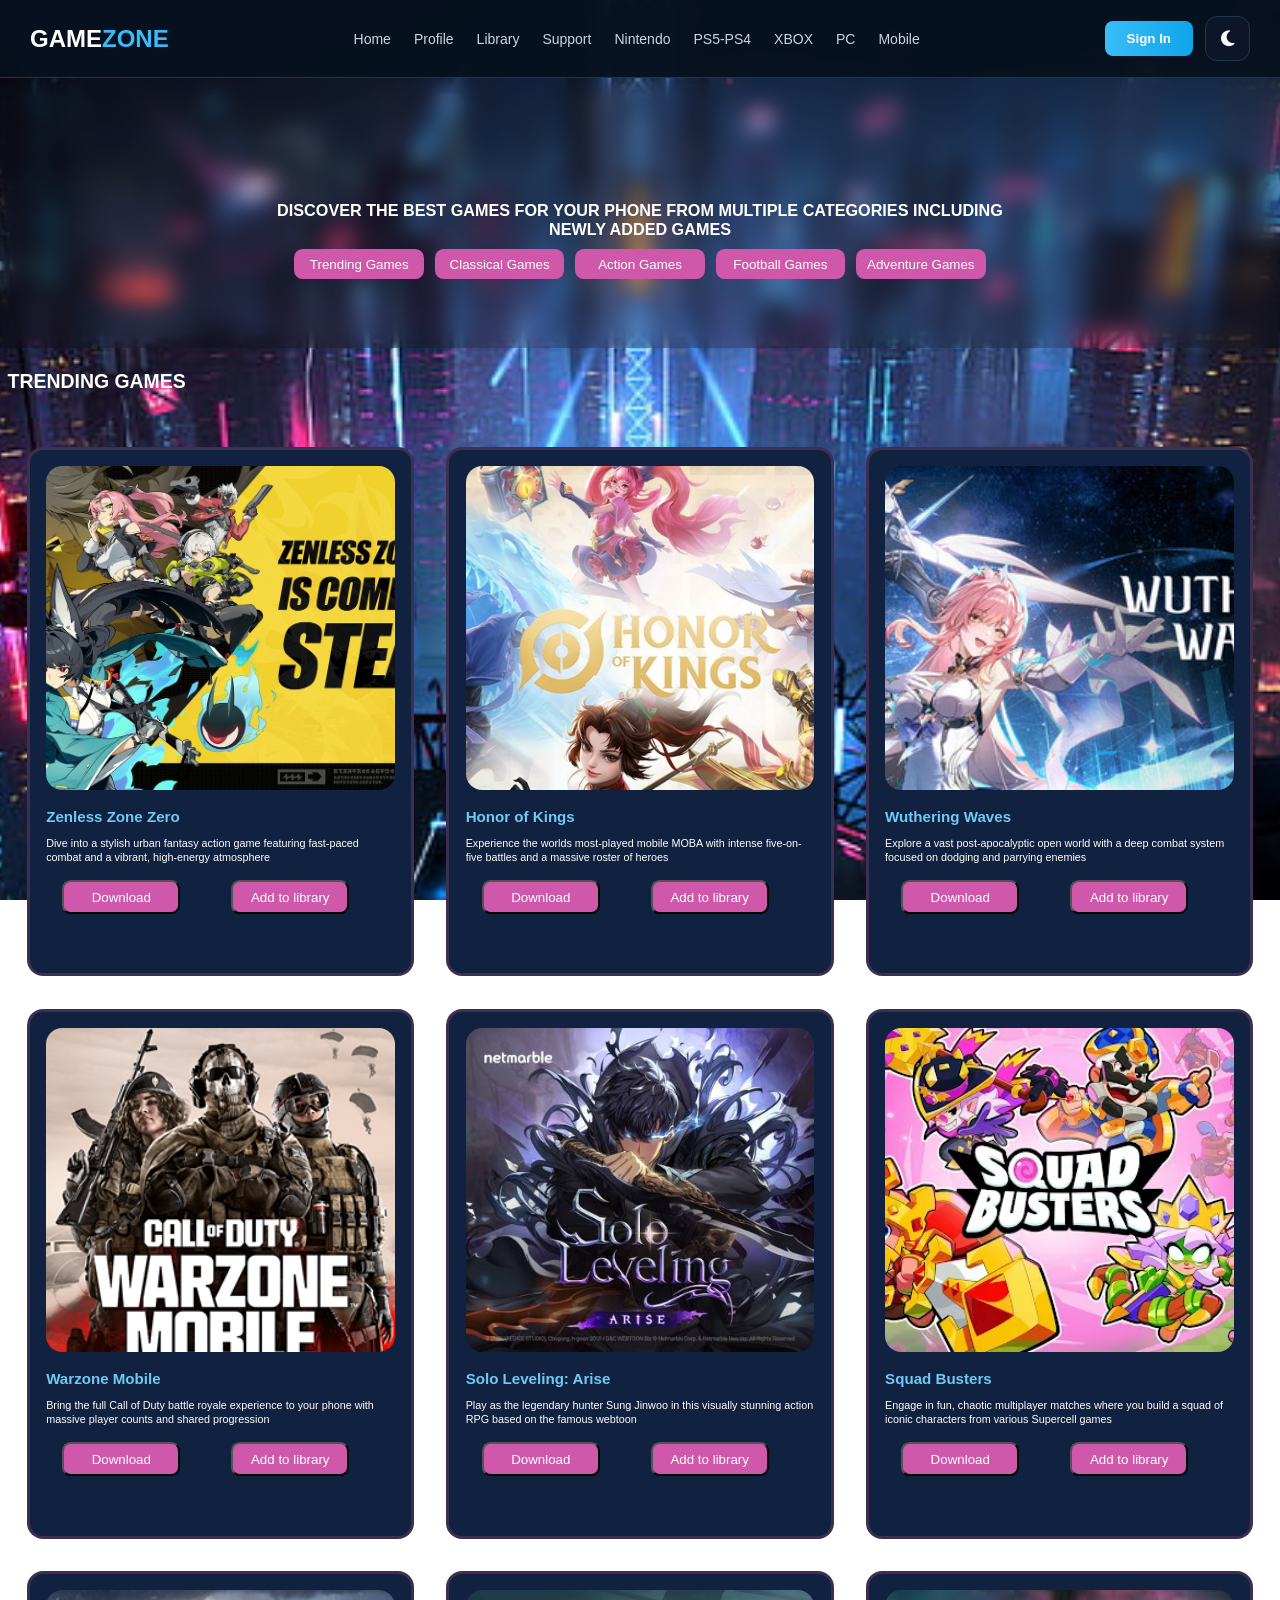
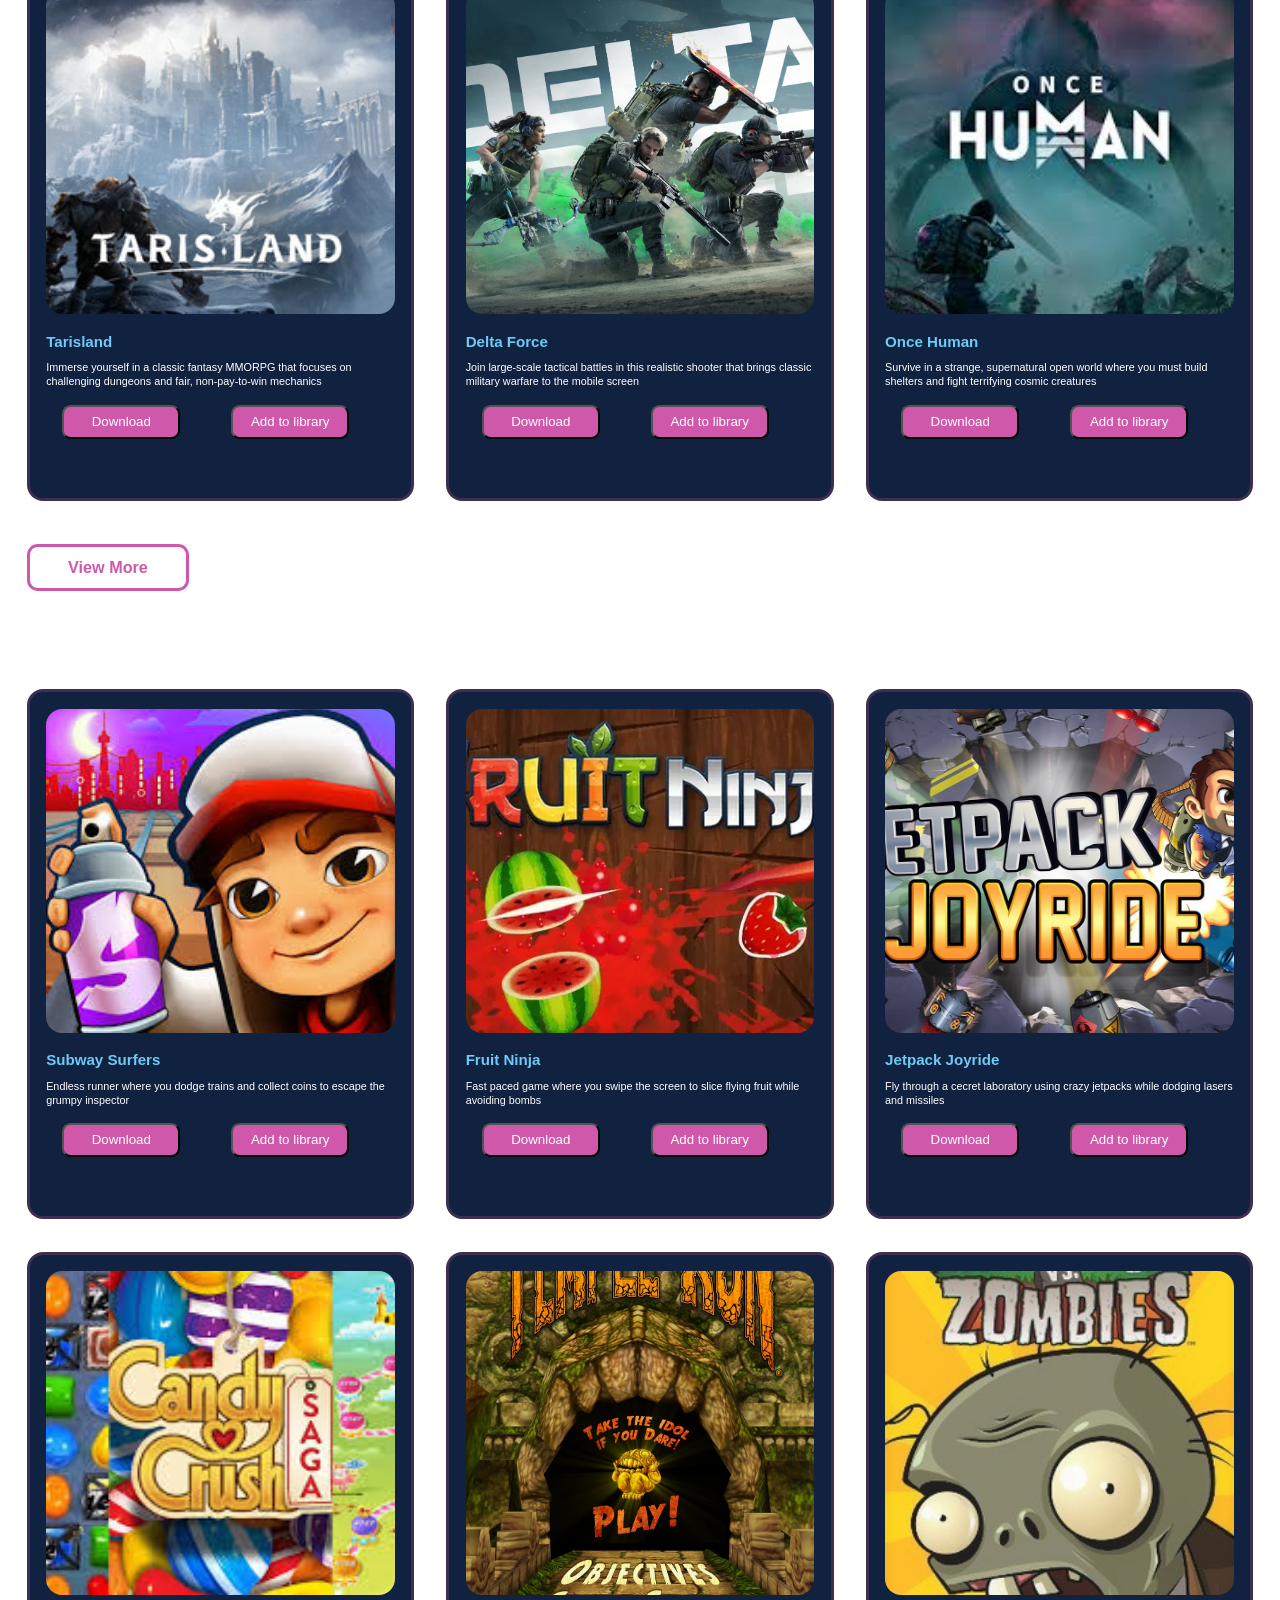
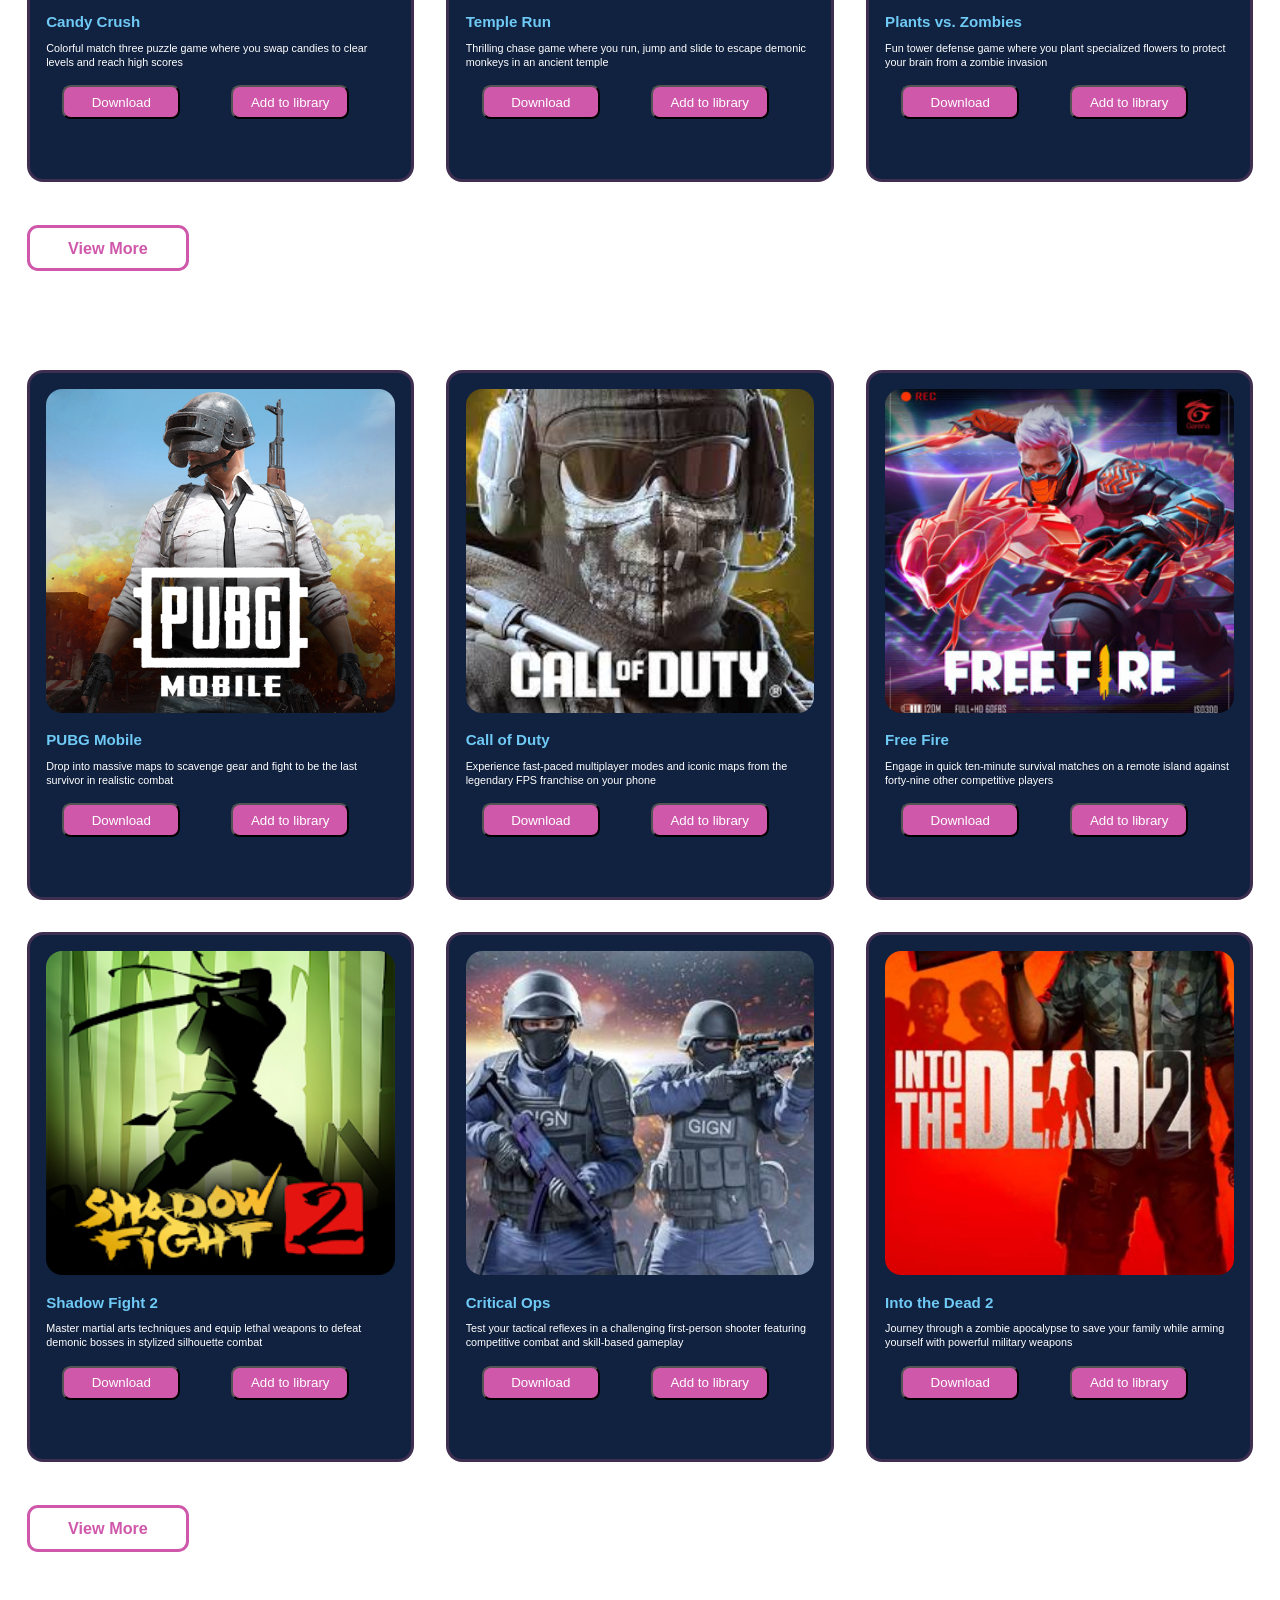
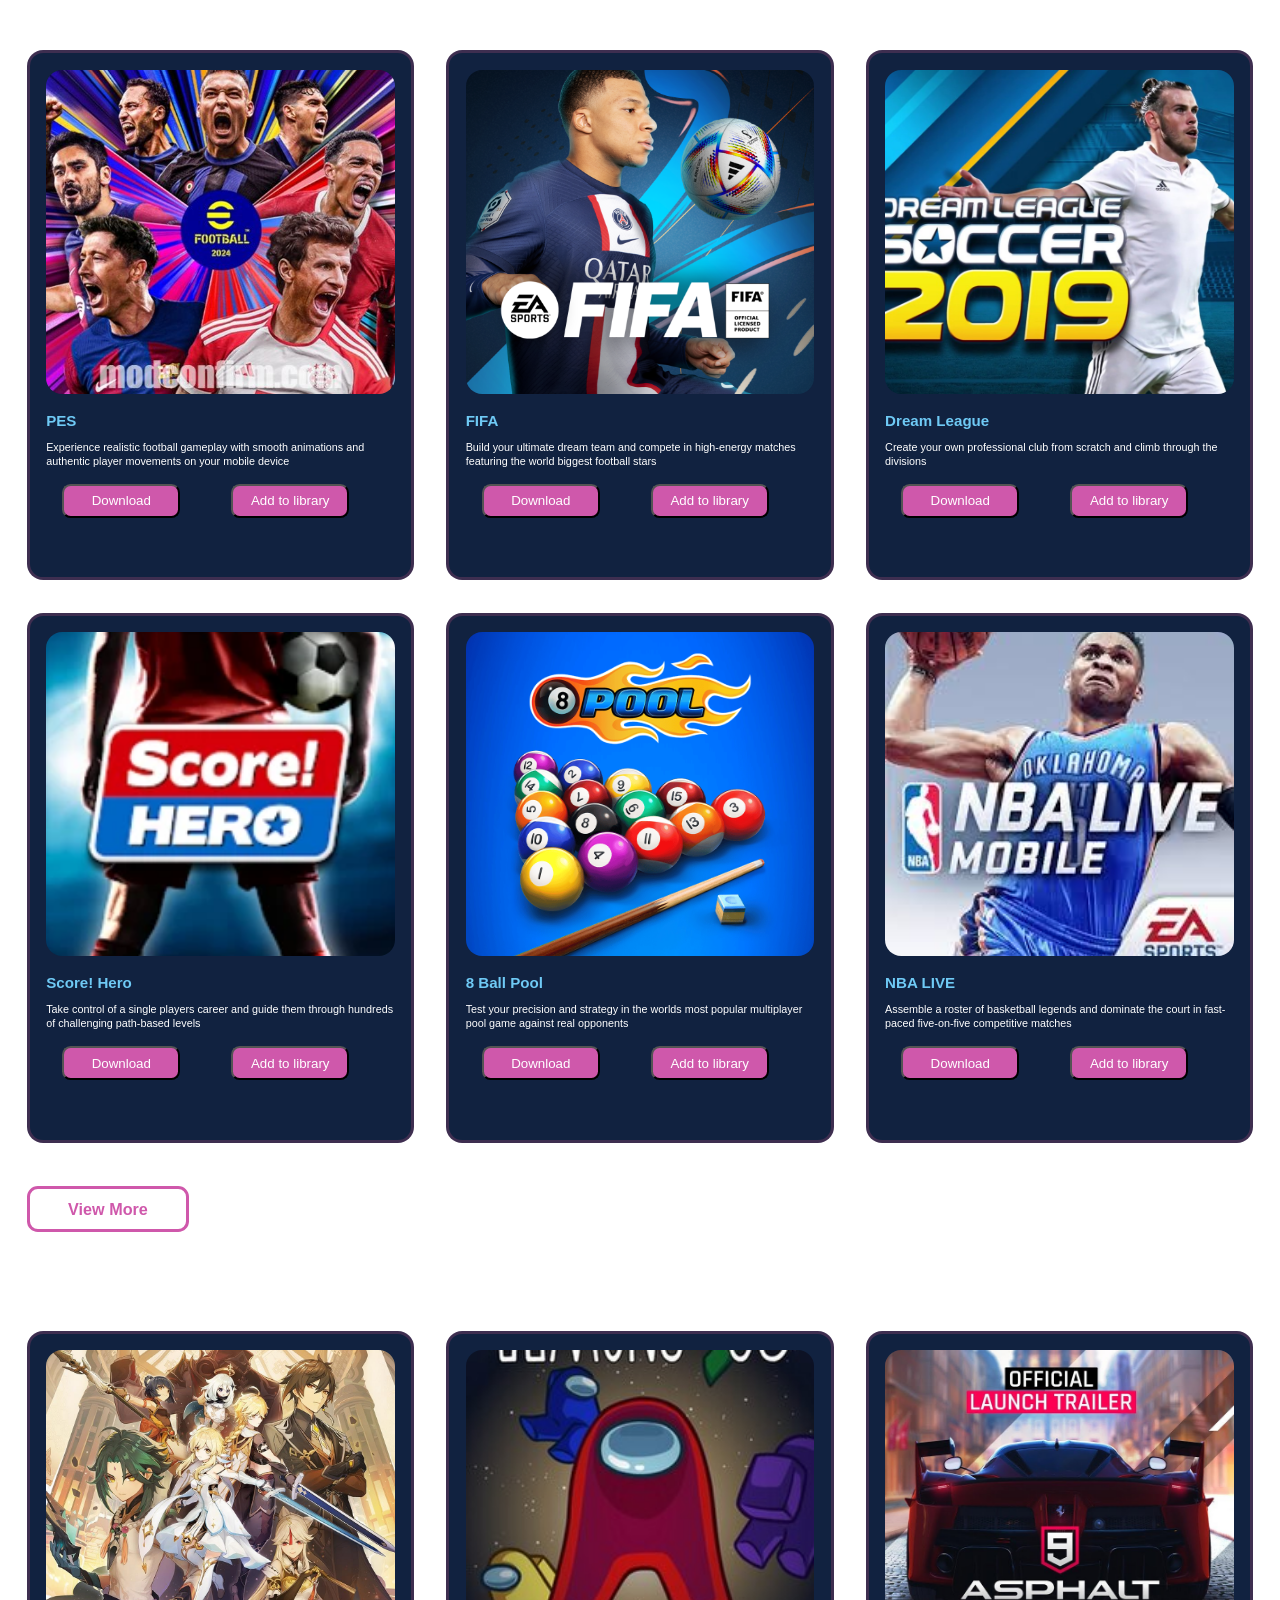
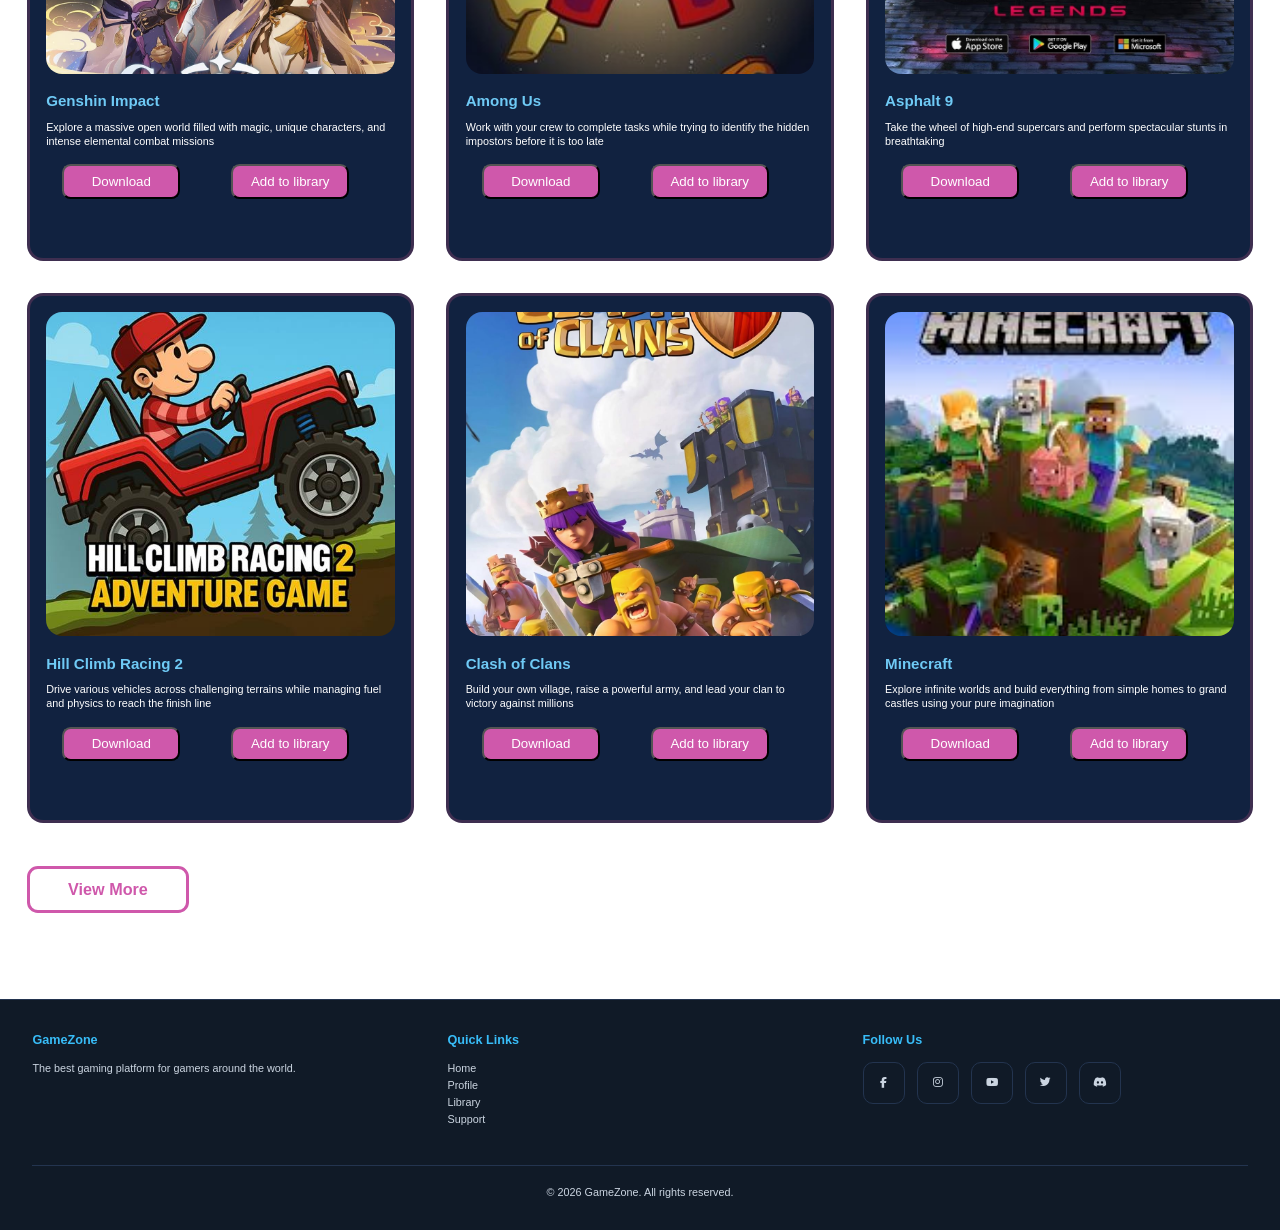
<file: mobile.html>
<!DOCTYPE html>
<html lang="en">
<head>
    <meta charset="UTF-8">
    <meta name="viewport" content="width=device-width, initial-scale=1.0">
    <link rel="stylesheet" href="https://cdnjs.cloudflare.com/ajax/libs/font-awesome/6.5.1/css/all.min.css">
    <link id="theme-link" rel="stylesheet" href="styleMob2.css">
    <title>GameZone | Mobile Games</title>
</head>
<body>
    <nav class="navbar">
    <div class="nav-brand">
        GAME<span>ZONE</span>
    </div>
    <div class="nav-links">
        <a href="index.html">Home</a>
        <a href="My-Profile.html">Profile</a>
        <a href="library.html">Library</a>
        <a href="Contact-Us.html">Support</a>
        <a href="Nintendo-project.html">Nintendo</a>
        <a href="ps5.html">PS5-PS4</a>
        <a href="xbox.html">XBOX</a>
        <a href="pc.html">PC</a>
        <a href="mobile.html">Mobile</a>
    </div>
    <div class="nav-buttons">
        <a href="log.html">
            <button class="btn-login" id="logoutBtn">LOGIN</button>
        </a>
        <button id="themeToggle" class="theme-btn">
        <i class="fas fa-moon"></i>
        </button>
        </div>
    </nav>
    <section class="back">
        <div class="back-content">
            <h1>
                Discover the best games for your phone from multiple categories
                including newly added games
            </h1>
            <div class="back-links">
                <button><a href="#trending">Trending Games</a></button>
                <button><a href="#classical">Classical Games</a></button>
                <button><a href="#action">Action Games</a></button>
                <button><a href="#football">Football Games</a></button>
                <button><a href="#adventure">Adventure Games</a></button>
            </div>
        </div>
    </section>
    <main>
        <div class="container">
            <section class="game-category" id="trending">
                <h2>Trending Games</h2>
                <div class="game-grid">
                    <div class="card">
                        <img src="pic/img16.jpg" alt="">
                        <h3>Zenless Zone Zero</h3>
                        <p>Dive into a stylish urban fantasy action game featuring fast-paced combat and a vibrant, high-energy atmosphere</p>
                        <div class="hid">
                            <button>Download</button>
                            <button>Add to library</button>
                        </div>
                    </div>
                    <div class="card">
                        <img src="pic/img30.jpg" alt="">
                        <h3>Honor of Kings</h3>
                        <p>Experience the worlds most-played mobile MOBA with intense five-on-five battles and a massive roster of heroes</p>
                        <div class="hid">
                            <button>Download</button>
                            <button>Add to library</button>
                        </div>
                    </div>
                    <div class="card">
                        <img src="pic/img15.jpg" alt="">
                        <h3>Wuthering Waves</h3>
                        <p>Explore a vast post-apocalyptic open world with a deep combat system focused on dodging and parrying enemies</p>
                        <div class="hid">
                            <button>Download</button>
                            <button>Add to library</button>
                        </div>
                    </div>
                    <div class="card">
                        <img src="pic/img8.png" alt="">
                        <h3>Warzone Mobile</h3>
                        <p>Bring the full Call of Duty battle royale experience to your phone with massive player counts and shared progression</p>
                        <div class="hid">
                            <button>Download</button>
                            <button>Add to library</button>
                        </div>
                    </div>
                    <div class="card">
                        <img src="pic/img17.jpg" alt="">
                        <h3>Solo Leveling: Arise</h3>
                        <p>Play as the legendary hunter Sung Jinwoo in this visually stunning action RPG based on the famous webtoon</p>
                        <div class="hid">
                            <button>Download</button>
                            <button>Add to library</button>
                        </div>
                    </div>
                    <div class="card">
                        <img src="pic/img12.webp" alt="">
                        <h3>Squad Busters</h3>
                        <p>Engage in fun, chaotic multiplayer matches where you build a squad of iconic characters from various Supercell games</p>
                        <div class="hid">
                            <button>Download</button>
                            <button>Add to library</button>
                        </div>
                    </div>
                    <div class="card">
                        <img src="pic/img14.jpg" alt="">
                        <h3>Tarisland</h3>
                        <p>Immerse yourself in a classic fantasy MMORPG that focuses on challenging dungeons and fair, non-pay-to-win mechanics</p>
                        <div class="hid">
                            <button>Download</button>
                            <button>Add to library</button>
                        </div>
                    </div>
                    <div class="card">
                        <img src="pic/img18.webp" alt="">
                        <h3>Delta Force</h3>
                        <p>Join large-scale tactical battles in this realistic shooter that brings classic military warfare to the mobile screen</p>
                        <div class="hid">
                            <button>Download</button>
                            <button>Add to library</button>
                        </div>
                    </div>
                    <div class="card">
                        <img src="pic/img27.jfif">
                        <h3>Once Human</h3>
                        <p>Survive in a strange, supernatural open world where you must build shelters and fight terrifying cosmic creatures</p>
                        <div class="hid">
                            <button>Download</button>
                            <button>Add to library</button>
                        </div>
                    </div>
                </div>
            </section>
            <button class="v">View More</button>
            <section class="game-category" id="classical">
                <h2>Classical Games</h2>
                <div class="game-grid">
                    <div class="card">
                        <img src="pic/img28.jfif" alt="">
                        <h3>Subway Surfers</h3>
                        <p>Endless runner where you dodge trains and collect coins to escape the grumpy inspector</p>
                        <div class="hid">
                            <button>Download</button>
                            <button>Add to library</button>
                        </div>
                    </div>
                    <div class="card">
                        <img src="pic/img13.jfif" alt="">
                        <h3>Fruit Ninja</h3>
                        <p>Fast paced game where you swipe the screen to slice flying fruit while avoiding bombs</p>
                        <div class="hid">
                            <button>Download</button>
                            <button>Add to library</button>
                        </div>
                    </div>
                    <div class="card">
                        <img src="pic/img4.jpg" alt="">
                        <h3>Jetpack Joyride</h3>
                        <p>Fly through a cecret laboratory using crazy jetpacks while dodging lasers and missiles</p>
                        <div class="hid">
                            <button>Download</button>
                            <button>Add to library</button>
                        </div>
                    </div>
                    <div class="card">
                        <img src="pic/img20.jfif" alt="">
                        <h3>Candy Crush</h3>
                        <p>Colorful match three puzzle game where you swap candies to clear levels and reach high scores</p>
                        <div class="hid">
                            <button>Download</button>
                            <button>Add to library</button>
                        </div>
                    </div>
                    <div class="card">
                        <img src="pic/img37.webp" alt="">
                        <h3>Temple Run</h3>
                        <p>Thrilling chase game where you run, jump and slide to escape demonic monkeys in an ancient temple</p>
                        <div class="hid">
                            <button>Download</button>
                            <button>Add to library</button>
                        </div>
                    </div>
                    <div class="card">
                        <img src="pic/img35.jpg" alt="">
                        <h3>Plants vs. Zombies</h3>
                        <p>Fun tower defense game where you plant specialized flowers to protect your brain from a zombie invasion</p>
                        <div class="hid">
                            <button>Download</button>
                            <button>Add to library</button>
                        </div>
                    </div>
                </div>
            </section>
            <button class="v">View More</button>
            <section class="game-category" id="action">
                <h2>Action Games</h2>
                <div class="game-grid">
                    <div class="card">
                        <img src="pic/img39.png" alt="">
                        <h3>PUBG Mobile</h3>
                        <p>Drop into massive maps to scavenge gear and fight to be the last survivor in realistic combat</p>
                        <div class="hid">
                            <button>Download</button>
                            <button>Add to library</button>
                        </div>
                    </div>
                    <div class="card">
                        <img src="pic/img23.jfif" alt="">
                        <h3>Call of Duty</h3>
                        <p>Experience fast-paced multiplayer modes and iconic maps from the legendary FPS franchise on your phone</p>
                        <div class="hid">
                            <button>Download</button>
                            <button>Add to library</button>
                        </div>
                    </div>
                    <div class="card">
                        <img src="pic/img5.jfif" alt="">
                        <h3>Free Fire</h3>
                        <p>Engage in quick ten-minute survival matches on a remote island against forty-nine other competitive players</p>
                        <div class="hid">
                            <button>Download</button>
                            <button>Add to library</button>
                        </div>
                    </div>
                    <div class="card">
                        <img src="pic/img40.webp" alt="">
                        <h3>Shadow Fight 2</h3>
                        <p>Master martial arts techniques and equip lethal weapons to defeat demonic bosses in stylized silhouette combat</p>
                        <div class="hid">
                            <button>Download</button>
                            <button>Add to library</button>
                        </div>
                    </div>
                    <div class="card">
                        <img src="pic/img9.jpg" alt="">
                        <h3>Critical Ops</h3>
                        <p>Test your tactical reflexes in a challenging first-person shooter featuring competitive combat and skill-based gameplay</p>
                        <div class="hid">
                            <button>Download</button>
                            <button>Add to library</button>
                        </div>
                    </div>
                    <div class="card">
                        <img src="pic/img33.jpg" alt="">
                        <h3>Into the Dead 2</h3>
                        <p>Journey through a zombie apocalypse to save your family while arming yourself with powerful military weapons</p>
                        <div class="hid">
                            <button>Download</button>
                            <button>Add to library</button>
                        </div>
                    </div>
                </div>
            </section>
            <button class="v">View More</button>
            <section class="game-category" id="football">
                <h2>Football and Sport Games</h2>
                <div class="game-grid">
                    <div class="card">
                        <img src="pic/img11.jpg" alt="">
                        <h3>PES</h3>
                        <p>Experience realistic football gameplay with smooth animations and authentic player movements on your mobile device</p>
                        <div class="hid">
                            <button>Download</button>
                            <button>Add to library</button>
                        </div>
                    </div>
                    <div class="card">
                        <img src="pic/img3.png" alt="">
                        <h3>FIFA</h3>
                        <p>Build your ultimate dream team and compete in high-energy matches featuring the world biggest football stars</p>
                        <div class="hid">
                            <button>Download</button>
                            <button>Add to library</button>
                        </div>
                    </div>
                    <div class="card">
                        <img src="pic/img21.jpg" alt="">
                        <h3>Dream League</h3>
                        <p>Create your own professional club from scratch and climb through the divisions</p>
                        <div class="hid">
                            <button>Download</button>
                            <button>Add to library</button>
                        </div>
                    </div>
                    <div class="card">
                        <img src="pic/img2.webp" alt="">
                        <h3>Score! Hero</h3>
                        <p>Take control of a single players career and guide them through hundreds of challenging path-based levels</p>
                        <div class="hid">
                            <button>Download</button>
                            <button>Add to library</button>
                        </div>
                    </div>
                    <div class="card">
                        <img src="pic/img1.png" alt="">
                        <h3>8 Ball Pool</h3>
                        <p>Test your precision and strategy in the worlds most popular multiplayer pool game against real opponents</p>
                        <div class="hid">
                            <button>Download</button>
                            <button>Add to library</button>
                        </div>
                    </div>
                    <div class="card">
                        <img src="pic/img25.jfif" alt="">
                        <h3>NBA LIVE</h3>
                        <p>Assemble a roster of basketball legends and dominate the court in fast-paced five-on-five competitive matches</p>
                        <div class="hid">
                            <button>Download</button>
                            <button>Add to library</button>
                        </div>
                    </div>
                </div>
            </section>
            <button class="v">View More</button>
            <section class="game-category" id="adventure">
                <h2>Adventures and Races</h2>
                <div class="game-grid">
                    <div class="card">
                        <img src="pic/img10.jpg" alt="">
                        <h3>Genshin Impact</h3>
                        <p>Explore a massive open world filled with magic, unique characters, and intense elemental combat missions</p>
                        <div class="hid">
                            <button>Download</button>
                            <button>Add to library</button>
                        </div>
                    </div>
                    <div class="card">
                        <img src="pic/img29.jpg" alt="">
                        <h3>Among Us</h3>
                        <p>Work with your crew to complete tasks while trying to identify the hidden impostors before it is too late</p>
                        <div class="hid">
                            <button>Download</button>
                            <button>Add to library</button>
                        </div>
                    </div>
                    <div class="card">
                        <img src="pic/img31.jpg" alt="">
                        <h3>Asphalt 9</h3>
                        <p>Take the wheel of high-end supercars and perform spectacular stunts in breathtaking</p>
                        <div class="hid">
                            <button>Download</button>
                            <button>Add to library</button>
                        </div>
                    </div>
                    <div class="card">
                        <img src="pic/img36.jpg" alt="">
                        <h3>Hill Climb Racing 2</h3>
                        <p>Drive various vehicles across challenging terrains while managing fuel and physics to reach the finish line</p>
                        <div class="hid">
                            <button>Download</button>
                            <button>Add to library</button>
                        </div>
                    </div>
                    <div class="card">
                        <img src="pic/img19.jpg" alt="">
                        <h3>Clash of Clans</h3>
                        <p>Build your own village, raise a powerful army, and lead your clan to victory against millions</p>
                        <div class="hid">
                            <button>Download</button>
                            <button>Add to library</button>
                        </div>
                    </div>
                    <div class="card">
                        <img src="pic/img26.jfif" alt="">
                        <h3>Minecraft</h3>
                        <p>Explore infinite worlds and build everything from simple homes to grand castles using your pure imagination</p>
                        <div class="hid">
                            <button>Download</button>
                            <button>Add to library</button>
                        </div>
                    </div>
                </div>
            </section>
            <button class="v">View More</button>
        </div>
    </main>
    <footer>
    <div class="footer-container">
        <div class="footer-box">
            <h3>GameZone</h3>
            <p>The best gaming platform for gamers around the world.</p>
        </div>
        <div class="footer-box">
            <h3>Quick Links</h3>
            <a href="#">Home</a>
            <a href="#">Profile</a>
            <a href="#">Library</a>
            <a href="#">Support</a>
        </div>
        <div class="footer-box">
            <h3>Follow Us</h3>
           <div class="social-links">
                <a href="https://www.facebook.com"><i class="fab fa-facebook-f"></i></a>
                <a href="https://www.instgram.com"><i class="fab fa-instagram"></i></a>
                <a href="https://www.youtube.com"><i class="fab fa-youtube"></i></a>
                <a href="https://www.twitter.com"><i class="fab fa-twitter"></i></a>
                <a href="https://www.discord.com"><i class="fab fa-discord"></i></a>
            </div>
        </div>
    </div>
    <div class="copyright">
        © 2026 GameZone. All rights reserved.
    </div>
    </footer>

    <script>

        const logoutBtn = document.getElementById('logoutBtn');

        if (logoutBtn) {
            logoutBtn.addEventListener('click', () => {
                localStorage.removeItem('currentUserEmail');
                localStorage.removeItem('loggedInUser');

                window.location.href = "log.html"; 
            });
        }

        document.addEventListener('DOMContentLoaded', () => {
            const authBtn = document.getElementById('logoutBtn'); 
        
            const currentUser = localStorage.getItem('currentUserEmail');
        
            if (currentUser) {
                logoutBtn.innerText = "SIGNOUT";

                logoutBtn.onclick = function(e) {
                    e.preventDefault();
                    localStorage.removeItem('currentUserEmail');
                    localStorage.removeItem('loggedInUser');
                    location.reload();
                };
            } else {
                logoutBtn.innerText = "Sign In";
                logoutBtn.onclick = function() {
                    window.location.href = "log.html";
                };
            }
        });

    

        document.addEventListener('DOMContentLoaded', () => {
        const themeBtn = document.getElementById('themeToggle');
        const themeLink = document.getElementById('theme-link');
        const themeIcon = themeBtn.querySelector('i');

        let savedTheme = localStorage.getItem('selected-theme');

        if (!savedTheme) {
            savedTheme = 'dark';
            localStorage.setItem('selected-theme', 'dark');
        }

        function applyTheme(theme) {
            if (theme === 'light') {
                themeLink.href = 'styleMob2.css';
                themeIcon.classList.replace('fa-moon', 'fa-sun');
            } else {
                themeLink.href = 'styleMob1.css';
                themeIcon.classList.replace('fa-sun', 'fa-moon');
            }
        }

        applyTheme(savedTheme);
        themeBtn.addEventListener('click', () => {
        let currentTheme = localStorage.getItem('selected-theme');
        
        if (currentTheme === 'dark') {
            currentTheme = 'light';
        } else {
            currentTheme = 'dark';
        }

        localStorage.setItem('selected-theme', currentTheme);
        applyTheme(currentTheme);
        });
    });

    </script>
</body>
</html>
</file>
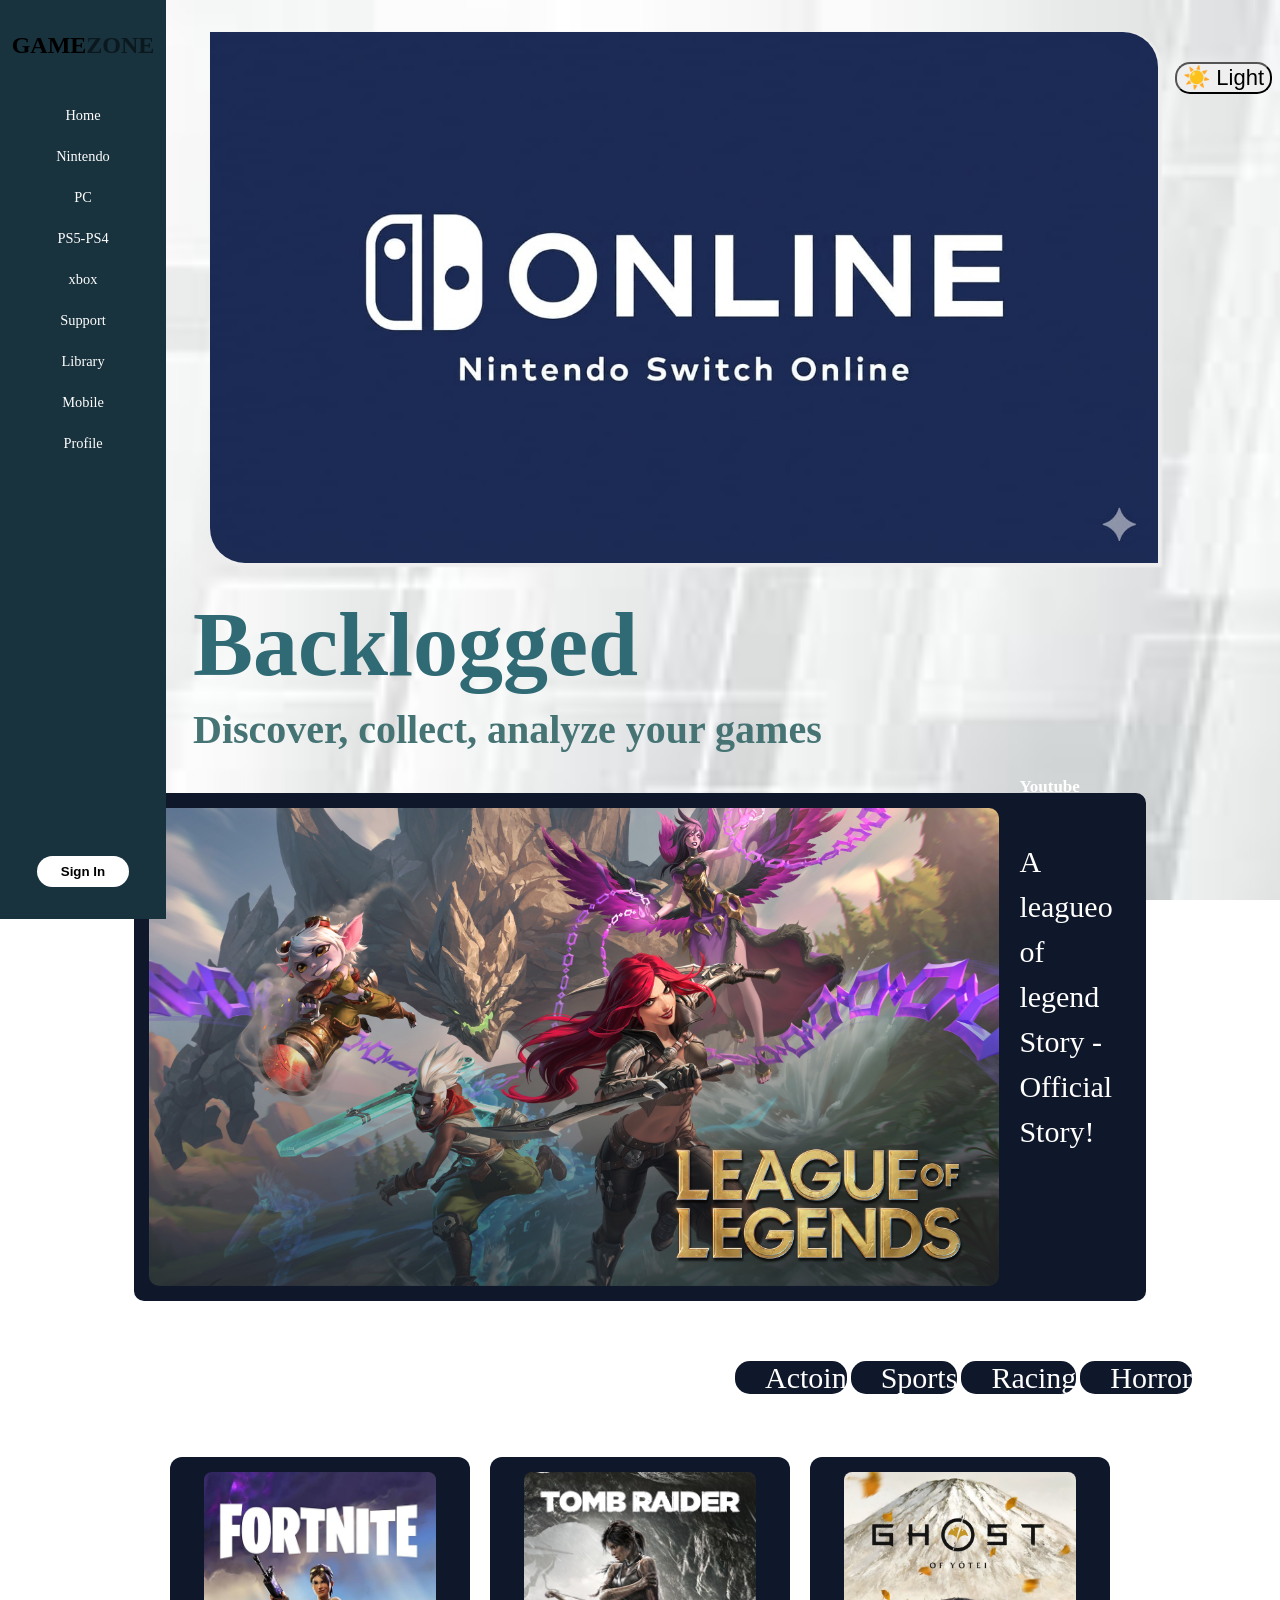
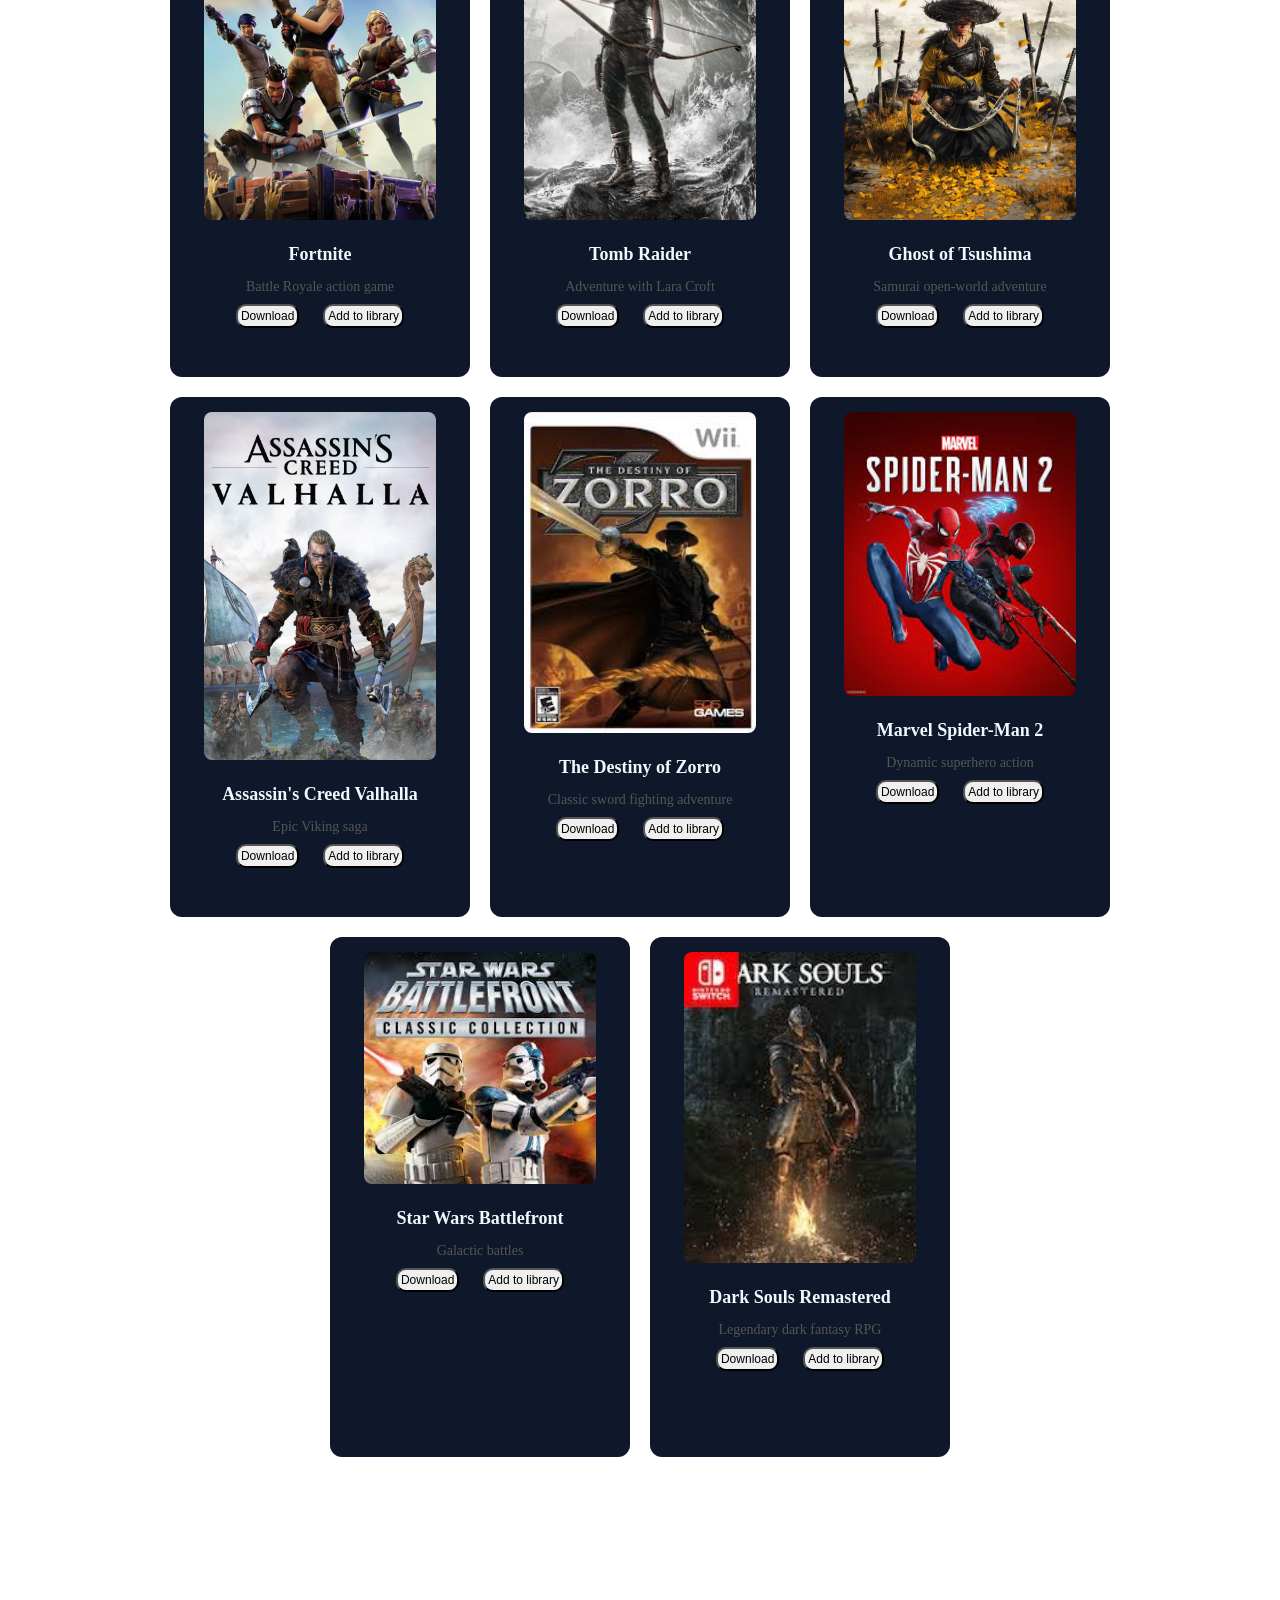
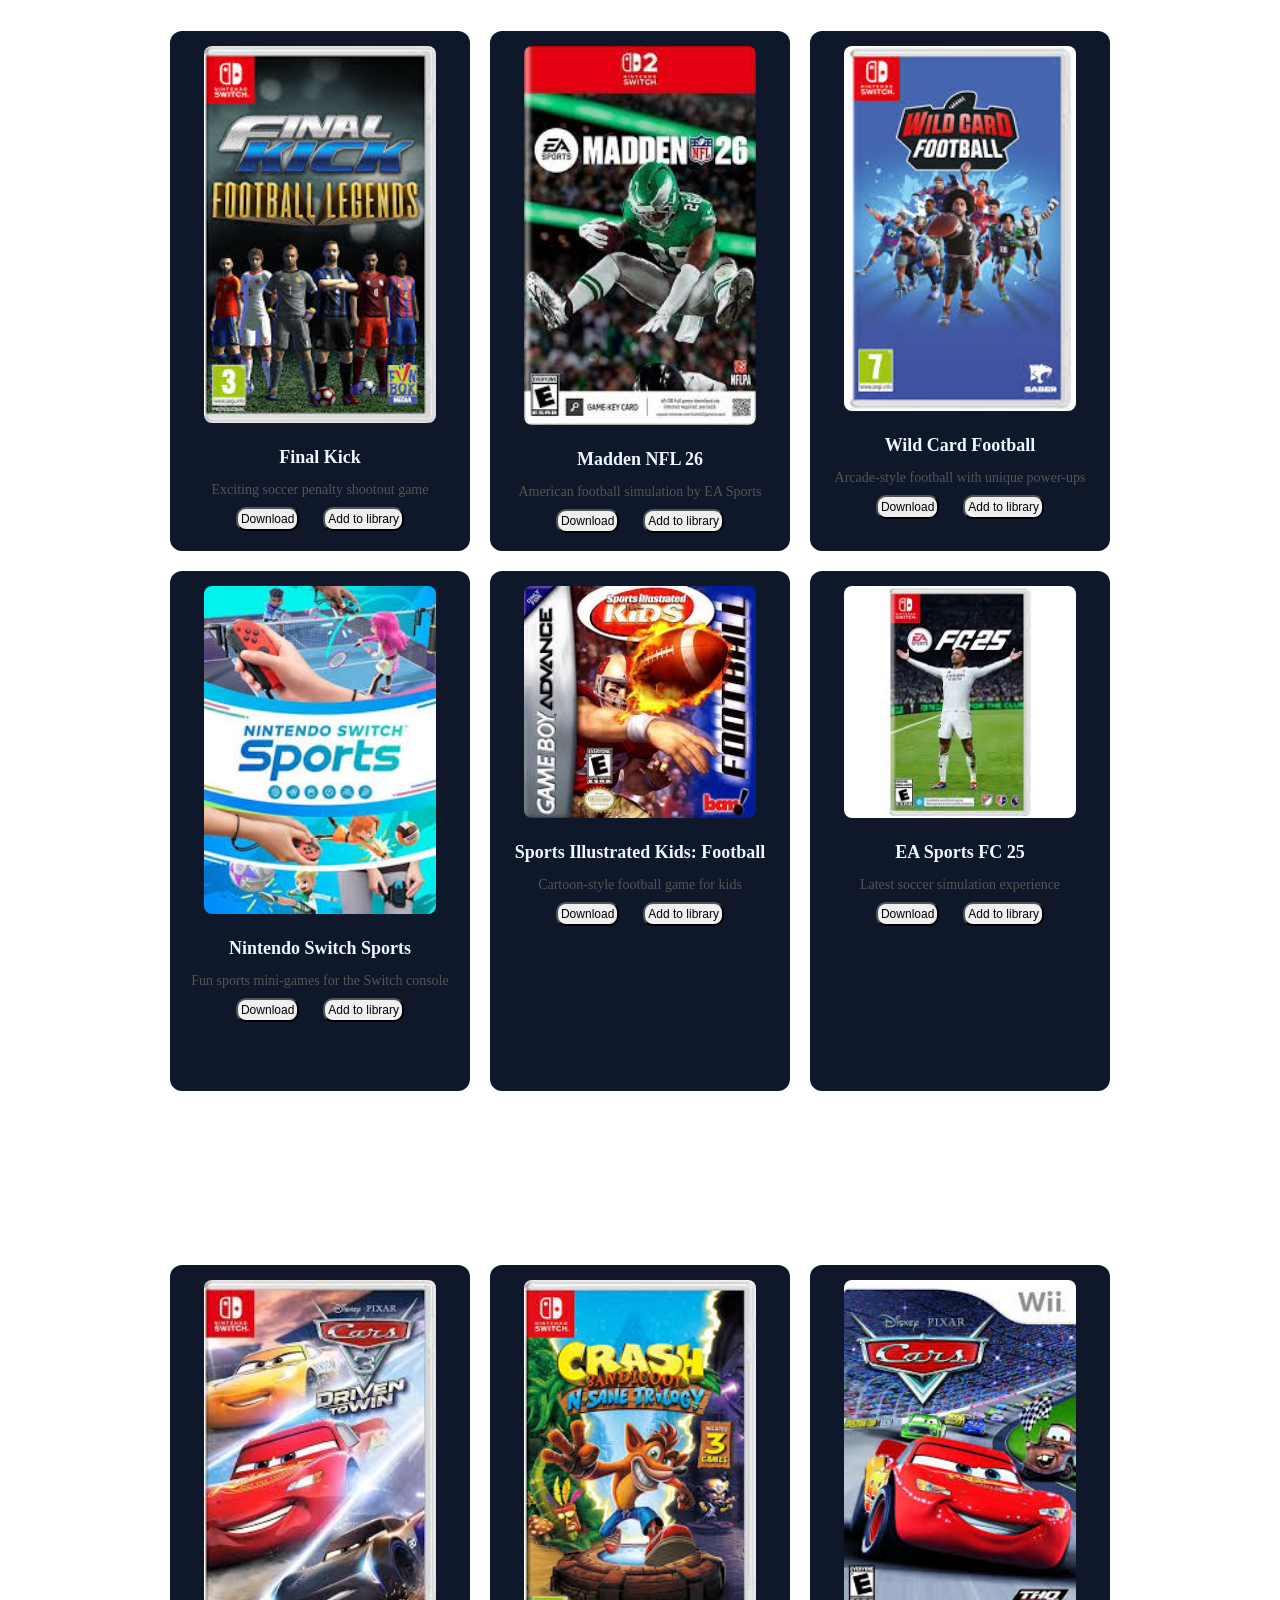
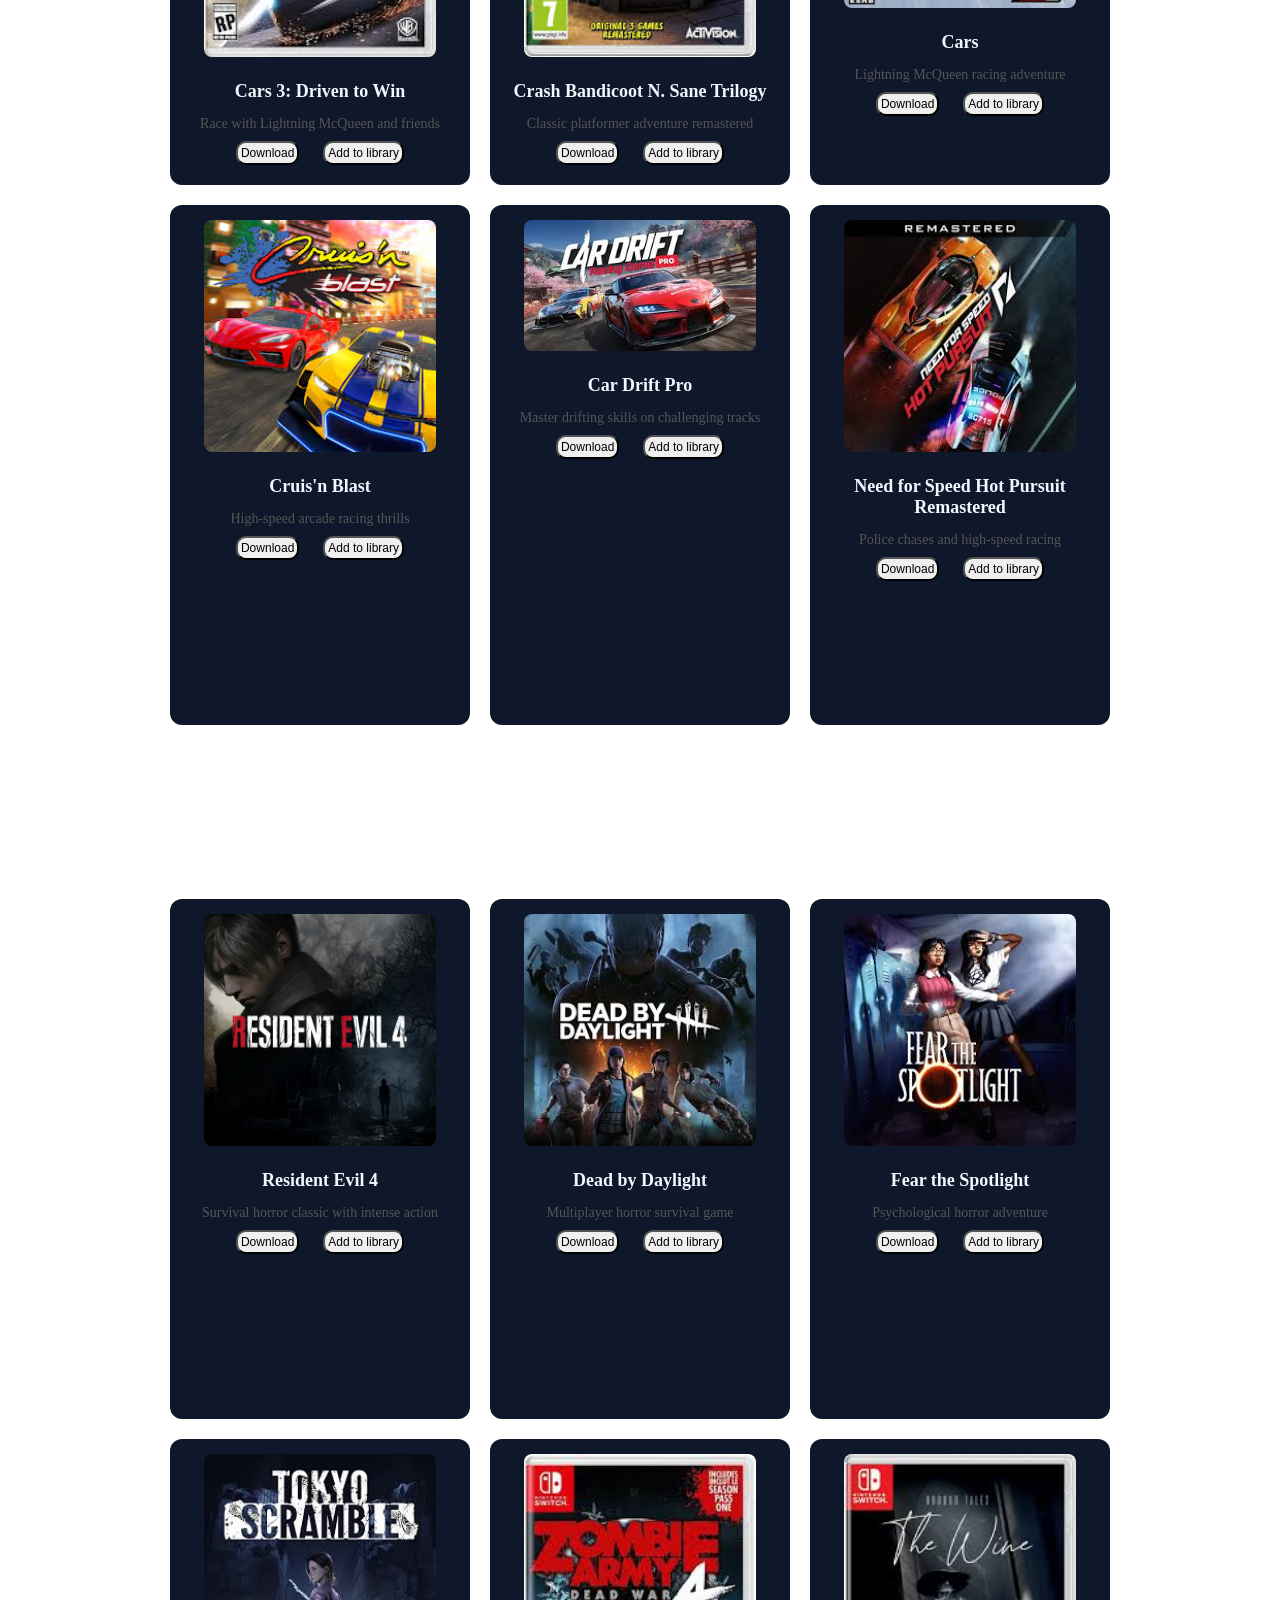
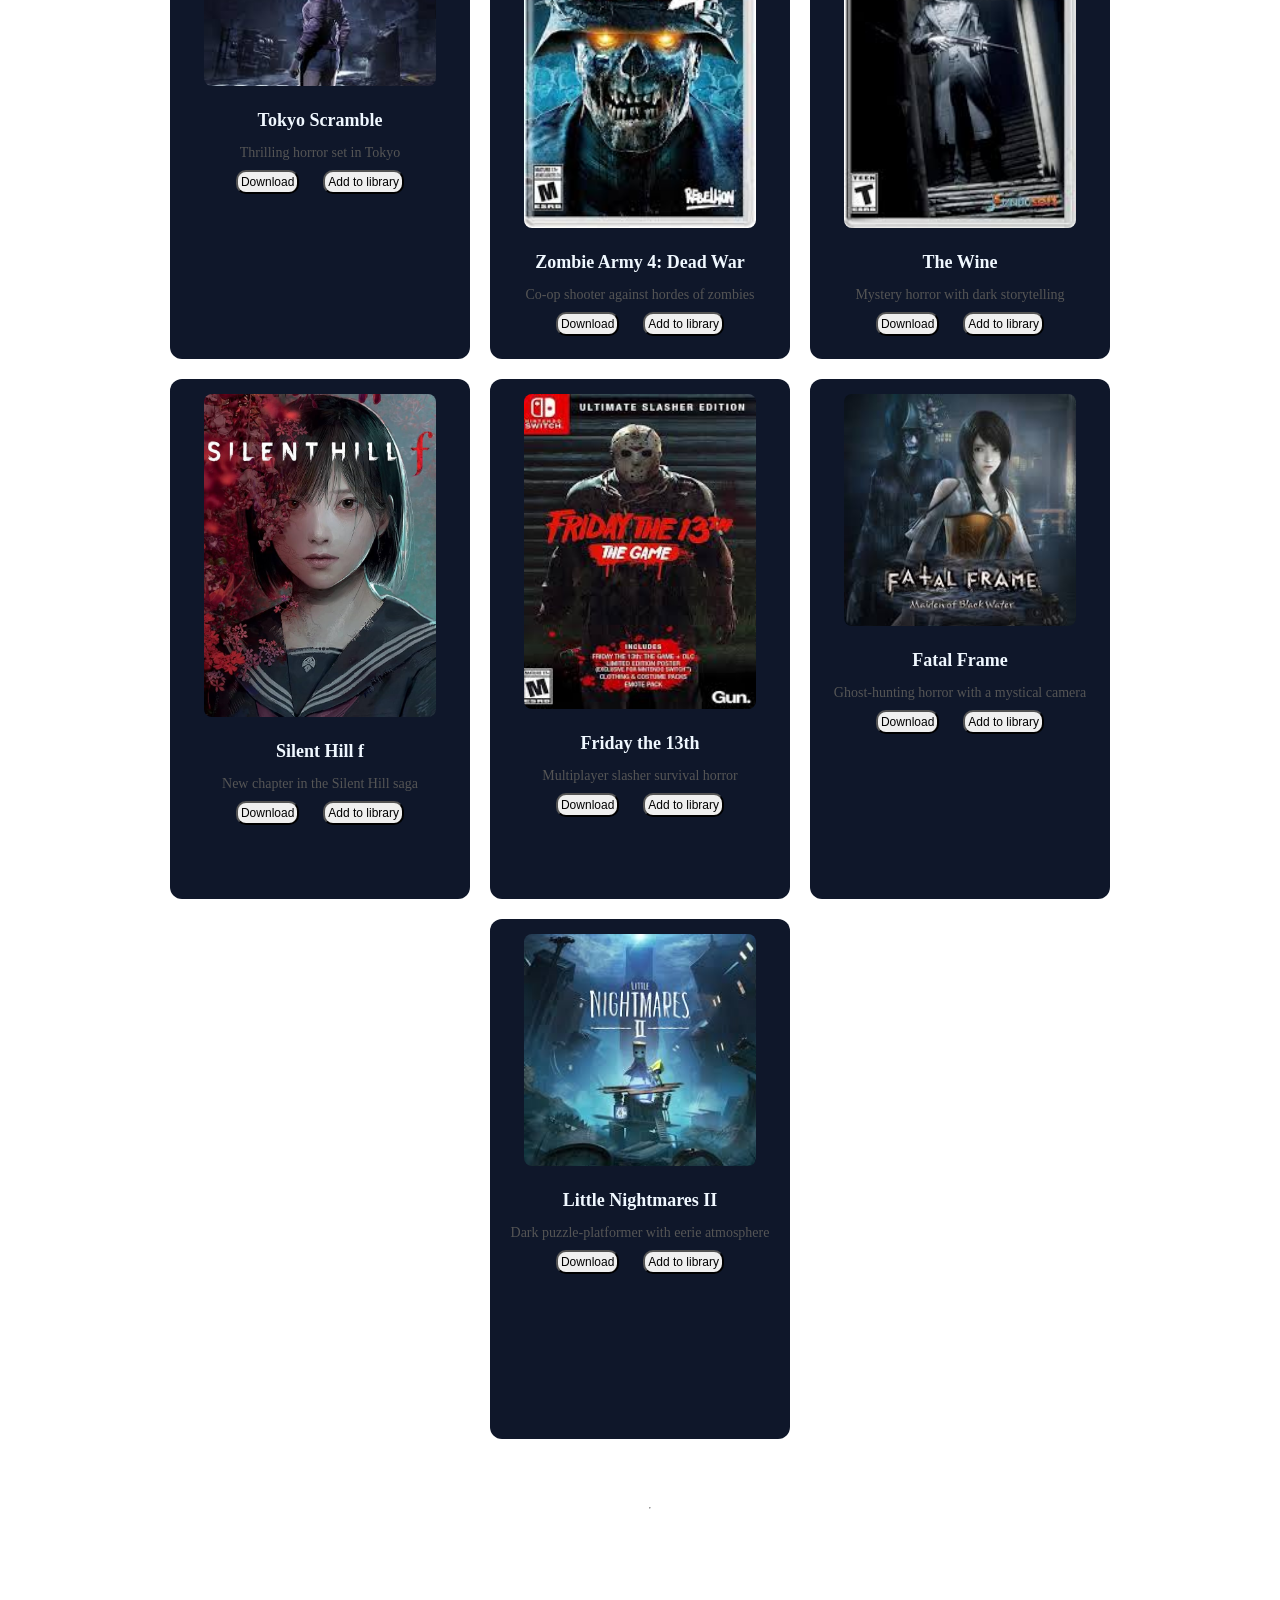
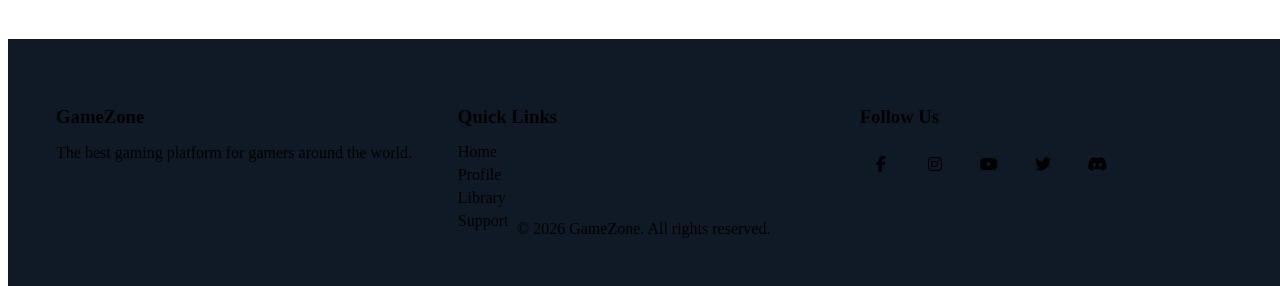
<file: Nintendo-project.html>
<!DOCTYPE html>
<html>
    <head> 
        <meta charset="UTF-8">
        <title>GameZone</title>
        <link rel="stylesheet" href="https://cdnjs.cloudflare.com/ajax/libs/font-awesome/6.5.0/css/all.min.css">
        <link id="theme-stylesheet" rel="stylesheet" href="first-style.css">
    </head>
    <body>
    <nav class="navbar">
        <div class="nav-brand">GAME<span>ZONE</span></div>
        <div class="nav-links">
            <a href="index.html">Home</a>
            <a href="Nintendo-project.html">Nintendo</a>
            <a href="pc.html">PC</a>
            <a href="ps5.html">PS5-PS4</a>
            <a href="xbox.html">xbox</a>
            <a href="Contact-Us.html">Support</a>
            <a href="library.html">Library</a>
            <a href="mobile.html">Mobile</a>
            <a href="My-Profile.html">Profile</a>
        </div>
      <a href="log.html"><button class="btn-login" id="logoutBtn">LOGIN</button></a>
    </nav>
<button class="btn-theme-toggle" id="themeToggle" title="Switch Theme">
        <span class="theme-icon" id="themeIcon">☀️</span>
        <span class="theme-label" id="themeLabel">Light</span>
    </button>


    <div class="slide-container">
         <div class="slide">
            <img src="project-images/online-nintendo.jpeg"  class="active">
            <img src="project-images/nintendo-device.jpeg"  >
            <img src="project-images/Switch2.jpeg"  >
            <img src="project-images/divces.jpeg"  >
            <img src="project-images/games.jpeg"  >
            <img src="project-images/nintendo.jpeg"  >
            <img src="project-images/nintendo1.jpeg"  >
        </div>
    </div>
    <h1>Backlogged</h1>
    <h2>Discover, collect, analyze your games</h2>

    <section>

        <div class="discover">
            <img src="project-images/leagueooledengs.jpeg">
            <div class="link">
                <a  
                href="https://www.youtube.com/watch?v=VT0qUZK3hQg"
                title="Goes to Ninttendo UK" 
                >
                <h6>Youtube</h6>
                    A leagueo of legend Story - Official Story!
                </a>
                
            </div>
        </div>
         <div class="menu">
            <div id="category">
                
                 <a href="#action-cards" <button id="action" class="cat">Actoin</button></a>
                 <a href="#sports-cards" <button id="Sports" class="cat">Sports</button></a>
                 <a href="#racing-cards" <button id="Racing" class="cat">Racing</button></a>
                 <a href="#horror-cards" <button id="Horrer" class="cat">Horror</button></a>          
            </div>
        </div>
        <br>
        <br>
        
        <!--//! categories  -->
       
    <section class="cards">
        <!--!action  -->
      <div id="action-cards">
    <div class="card">
        <img src="project-images/fortninte.jpeg" alt="Fortnite">
        <div class="info">
        <h3>Fortnite</h3>
        <p>Battle Royale action game</p>
        </div>
        
        <div class="hid">
            <button>Download</button>
            <button>Add to library</button>
        </div>
    </div>

    <div class="card">
       <img src="project-images/Tomp Raider.jpeg" alt="Tomb Raider">
       <div class="info">
       <h3>Tomb Raider</h3>
       <p>Adventure with Lara Croft</p>
       </div>
       <div class="hid">
            <button>Download</button>
            <button>Add to library</button>
        </div>
   </div>

   <div class="card">
      <img src="project-images/gost.avif" alt="Ghost of Tsushima">
      <div class="info">
      <h3>Ghost of Tsushima</h3>
      <p>Samurai open-world adventure</p>
      </div>
      <div class="hid">
            <button>Download</button>
            <button>Add to library</button>
        </div>
  </div>

  <div class="card">
     <img src="project-images/Assassins Creed.jpeg" alt="Assassin's Creed Valhalla">
     <div class="info">
     <h3>Assassin's Creed Valhalla</h3>
     <p>Epic Viking saga</p>
     </div>
      <div class="hid">
            <button>Download</button>
            <button>Add to library</button>
        </div>
 </div>

   <div class="card">
       <img src="project-images/zorro.jpg" alt="The Destiny of Zorro">
       <div class="info">
       <h3>The Destiny of Zorro</h3>
       <p>Classic sword fighting adventure</p>
       </div>
        <div class="hid">
            <button>Download</button>
            <button>Add to library</button>
        </div>
    </div>

 <div class="card">
    <img src="project-images/spiderman.jpeg" alt="Marvel Spider-Man 2">
    <div class="info">
    <h3>Marvel Spider-Man 2</h3>
    <p>Dynamic superhero action</p>
    </div>
     <div class="hid">
            <button>Download</button>
            <button>Add to library</button>
        </div>
</div>

 <div class="card">
    <img src="project-images/Stars wars Battlefront.jpg" alt="Star Wars Battlefront Classic Collection">
    <div class="info">
    <h3>Star Wars Battlefront</h3>
    <p>Galactic battles</p>
    </div>
     <div class="hid">
            <button>Download</button>
            <button>Add to library</button>
        </div>
</div>

 <div class="card">
    <img src="project-images/ark souls.jpg" alt="Dark Souls Remastered">
    <div class="info">
    <h3>Dark Souls Remastered</h3>
    <p>Legendary dark fantasy RPG</p>
    </div>
     <div class="hid">
            <button>Download</button>
            <button>Add to library</button>
        </div>
</div>
</div>


       <br><br><br>
       


       <!--! sports -->
       <div id="sports-cards">
    <div class="card">
        <img src="project-images/final kick.jpg" alt="Final Kick">
        <div class="info">
        <h3>Final Kick</h3>
        <p>Exciting soccer penalty shootout game</p>
        </div>
        <div class="hid">
            <button>Download</button>
            <button>Add to library</button>
        </div>
    </div>

    <div class="card">
        <img src="project-images/madden 26.jpg" alt="Madden NFL 26">
        <div class="info">
        <h3>Madden NFL 26</h3>
        <p>American football simulation by EA Sports</p>
        </div>
        <div class="hid">
            <button>Download</button>
            <button>Add to library</button>
        </div>
    </div>

    <div class="card">
        <img src="project-images/wild card football.jpg" alt="Wild Card Football">
        <div class="info">
        <h3>Wild Card Football</h3>
        <p>Arcade-style football with unique power-ups</p>
        </div>
        <div class="hid">
            <button>Download</button>
            <button>Add to library</button>
        </div>
    </div>

    <div class="card">
        <img src="project-images/sports.jpg" alt="Nintendo Switch Sports">
        <div class="info">
        <h3>Nintendo Switch Sports</h3>
        <p>Fun sports mini-games for the Switch console</p>
        </div>
        <div class="hid">
            <button>Download</button>
            <button>Add to library</button>
        </div>
    </div>

    <div class="card">
        <img src="project-images/kids.jpg" alt="Sports Illustrated Kids: Football">
        <div class="info">
        <h3>Sports Illustrated Kids: Football</h3>
        <p>Cartoon-style football game for kids</p>
        </div>
        <div class="hid">
            <button>Download</button>
            <button>Add to library</button>
        </div>
    </div>

    <div class="card">
        <img src="project-images/pc25.jpg" alt="EA Sports FC 25">
        <div class="info">
        <h3>EA Sports FC 25</h3>
        <p>Latest soccer simulation experience</p>
        </div>
        <div class="hid">
            <button>Download</button>
            <button>Add to library</button>
        </div>
    </div>
</div>



       <br><br><br>
       


    
      <div id="racing-cards">
    <div class="card">
        <img src="project-images/driven to win.jpg" alt="Cars 3: Driven to Win">
        <div class="info">
        <h3>Cars 3: Driven to Win</h3>
        <p>Race with Lightning McQueen and friends</p>
        </div>
        <div class="hid">
            <button>Download</button>
            <button>Add to library</button>
        </div>
    </div>

    <div class="card">
        <img src="project-images/crash.jpg" alt="Crash Bandicoot N. Sane Trilogy">
        <div class="info">
        <h3>Crash Bandicoot N. Sane Trilogy</h3>
        <p>Classic platformer adventure remastered</p>
        </div>
        <div class="hid">
            <button>Download</button>
            <button>Add to library</button>
        </div>
    </div>

    <div class="card">
        <img src="project-images/cars.jpg" alt="Cars (Nintendo Wii)">
        <div class="info">
        <h3>Cars</h3>
        <p>Lightning McQueen racing adventure</p>
        </div>
        <div class="hid">
            <button>Download</button>
            <button>Add to library</button>
        </div>
    </div>

    <div class="card">
        <img src="project-images/blast.jpg" alt="Cruis'n Blast">
        <div class="info">
        <h3>Cruis'n Blast</h3>
        <p>High-speed arcade racing thrills</p>
        </div>
        <div class="hid">
            <button>Download</button>
            <button>Add to library</button>
        </div>
    </div>

    <div class="card">
        <img src="project-images/car drift.jpg" alt="Car Drift Pro">
        <div class="info">
        <h3>Car Drift Pro</h3>
        <p>Master drifting skills on challenging tracks</p>
        </div>
        <div class="hid">
            <button>Download</button>
            <button>Add to library</button>
        </div>
    </div>

    <div class="card">
        <img src="project-images/hot pursuit.jpg" alt="Need for Speed Hot Pursuit Remastered">
        <div class="info">
        <h3>Need for Speed Hot Pursuit Remastered</h3>
        <p>Police chases and high-speed racing</p>
        </div>
        <div class="hid">
            <button>Download</button>
            <button>Add to library</button>
        </div>
    </div>
</div>


       <br>  <br><br>
       
     
       
       <div id="horror-cards">
    <div class="card">
        <img src="project-images/Resident evil.avif" alt="Resident Evil 4">
        <div class="info">
        <h3>Resident Evil 4</h3>
        <p>Survival horror classic with intense action</p>
        </div>
        <div class="hid">
            <button>Download</button>
            <button>Add to library</button>
        </div>
    </div>

    <div class="card">
        <img src="project-images/dead by day light.jpg" alt="Dead by Daylight">
        <div class="info">
        <h3>Dead by Daylight</h3>
        <p>Multiplayer horror survival game</p>
        </div>
        <div class="hid">
            <button>Download</button>
            <button>Add to library</button>
        </div>
    </div>

    <div class="card">
        <img src="project-images/fear the spotlight.jpg" alt="Fear the Spotlight">
        <div class="info">
        <h3>Fear the Spotlight</h3>
        <p>Psychological horror adventure</p>
        </div>
        <div class="hid">
            <button>Download</button>
            <button>Add to library</button>
        </div>
    </div>

    <div class="card">
        <img src="project-images/tokyo scramble.jpg" alt="Tokyo Scramble">
        <div class="info">
        <h3>Tokyo Scramble</h3>
        <p>Thrilling horror set in Tokyo</p>
        </div>
        <div class="hid">
            <button>Download</button>
            <button>Add to library</button>
        </div>
    </div>

    <div class="card">
        <img src="project-images/zombie army.jpg" alt="Zombie Army 4: Dead War">
        
        <div class="info">
        <h3>Zombie Army 4: Dead War</h3>
        <p>Co-op shooter against hordes of zombies</p>
        </div>
        <div class="hid">
            <button>Download</button>
            <button>Add to library</button>
        </div>
    </div>

    <div class="card">
        <img src="project-images/the wine.jpg" alt="The Wine">
        <div class="info">
        <h3>The Wine</h3>
        <p>Mystery horror with dark storytelling</p>
        </div>
        <div class="hid">
            <button>Download</button>
            <button>Add to library</button>
        </div>
    </div>

    <div class="card">
        <img src="project-images/silent hill f.jpeg" alt="Silent Hill f">
        <div class="info">
        <h3>Silent Hill f</h3>
        <p>New chapter in the Silent Hill saga</p>
        </div>
        <div class="hid">
            <button>Download</button>
            <button>Add to library</button>
        </div>
    </div>

    <div class="card">
        <img src="project-images/friday the 13th.jpg" alt="Friday the 13th: The Game">
        <div class="info">
        <h3>Friday the 13th</h3>
        <p>Multiplayer slasher survival horror</p>
        </div>
        <div class="hid">
            <button>Download</button>
            <button>Add to library</button>
        </div>
    </div>

    <div class="card">
        <img src="project-images/fetal frame.jpg" alt="Fatal Frame">
        <div class="info">
        <h3>Fatal Frame</h3>
        <p>Ghost-hunting horror with a mystical camera</p>
        </div>
        <div class="hid">
            <button>Download</button>
            <button>Add to library</button>
        </div>
    </div>

    <div class="card">
        <img src="project-images/night mares.jpg" alt="Little Nightmares II">
        <div class="info">
        <h3>Little Nightmares II</h3>
        <p>Dark puzzle-platformer with eerie atmosphere</p>
        </div>
        <div class="hid">
            <button>Download</button>
            <button>Add to library</button>
        </div>
    </div>
</div>

       <br>
       <hr>
       
    </section>
    
    </section>


    


 <br>
 <footer>
    <div class="footer-container">
        <div class="footer-box">
            <h3>GameZone</h3>
            <p>The best gaming platform for gamers around the world.</p>
        </div>
        <div class="footer-box">
            <h3>Quick Links</h3>
            <a href="#">Home</a>
            <a href="#">Profile</a>
            <a href="#">Library</a>
            <a href="#">Support</a>
        </div>
        <div class="footer-box">
            <h3>Follow Us</h3>
            <div class="social-links">
                <a href="https://www.facebook.com"><i class="fab fa-facebook-f"></i></a>
                <a href="https://www.instgram.com"><i class="fab fa-instagram"></i></a>
                <a href="https://www.youtube.com"><i class="fab fa-youtube"></i></a>
                <a href="https://www.twitter.com"><i class="fab fa-twitter"></i></a>
                <a href="https://www.discord.com"><i class="fab fa-discord"></i></a>
            </div>
        </div>
    </div>
    <div class="copyright">
        © 2026 GameZone. All rights reserved.
    </div>
    </footer>


   
    <script>
    const logoutBtn = document.getElementById('logoutBtn');

        if (logoutBtn) {
            logoutBtn.addEventListener('click', () => {
                localStorage.removeItem('currentUserEmail');
                localStorage.removeItem('loggedInUser');

                window.location.href = "log.html"; 
            });
        }

        document.addEventListener('DOMContentLoaded', () => {
            const authBtn = document.getElementById('logoutBtn'); 
        
            const currentUser = localStorage.getItem('currentUserEmail');
        
            if (currentUser) {
                logoutBtn.innerText = "SIGNOUT";

                logoutBtn.onclick = function(e) {
                    e.preventDefault();
                    localStorage.removeItem('currentUserEmail');
                    localStorage.removeItem('loggedInUser');
                    location.reload();
                };
            } else {
                logoutBtn.innerText = "Sign In";
                logoutBtn.onclick = function() {
                    window.location.href = "log.html";
                };
            }
        });
        
const themeSheet   = document.getElementById('theme-stylesheet');
    const themeToggle  = document.getElementById('themeToggle');
    const themeIcon    = document.getElementById('themeIcon');
    const themeLabel   = document.getElementById('themeLabel');

    
    let isDark = localStorage.getItem('gamezone-theme') !== 'light';
    applyTheme(isDark);

    themeToggle.addEventListener('click', () => {
        isDark = !isDark;
        applyTheme(isDark);
        localStorage.setItem('gamezone-theme', isDark ? 'dark' : 'light');
    });

    function applyTheme(dark) {
        if (dark) {
            themeSheet.href  = 'first-style.css';
            themeIcon.textContent  = '☀️';
            themeLabel.textContent = 'Light';
        } else {
            themeSheet.href  = 'second-style.css';
            themeIcon.textContent  = '🌙';
            themeLabel.textContent = 'Dark';
        }
    }


 
        const images = document.querySelectorAll('.slide img');
    let current = 0;

    function autoSlide() {
        images[current].classList.remove('active');
        current = (current + 1) % images.length;
        images[current].classList.add('active');
    }

    setInterval(autoSlide, 3500);

    document.getElementById(action-cards).onClick = function (){
console.log(this);
};
     

    document.getElementById(sports-cards).onClick = function (){
console.log(this);
};
     

    document.getElementById(racing-cards).onClick = function (){
console.log(this);
};
     

    document.getElementById(horror-cards).onClick = function (){
console.log(this);
};
     
    </script>
    </body>
</html>
</file>
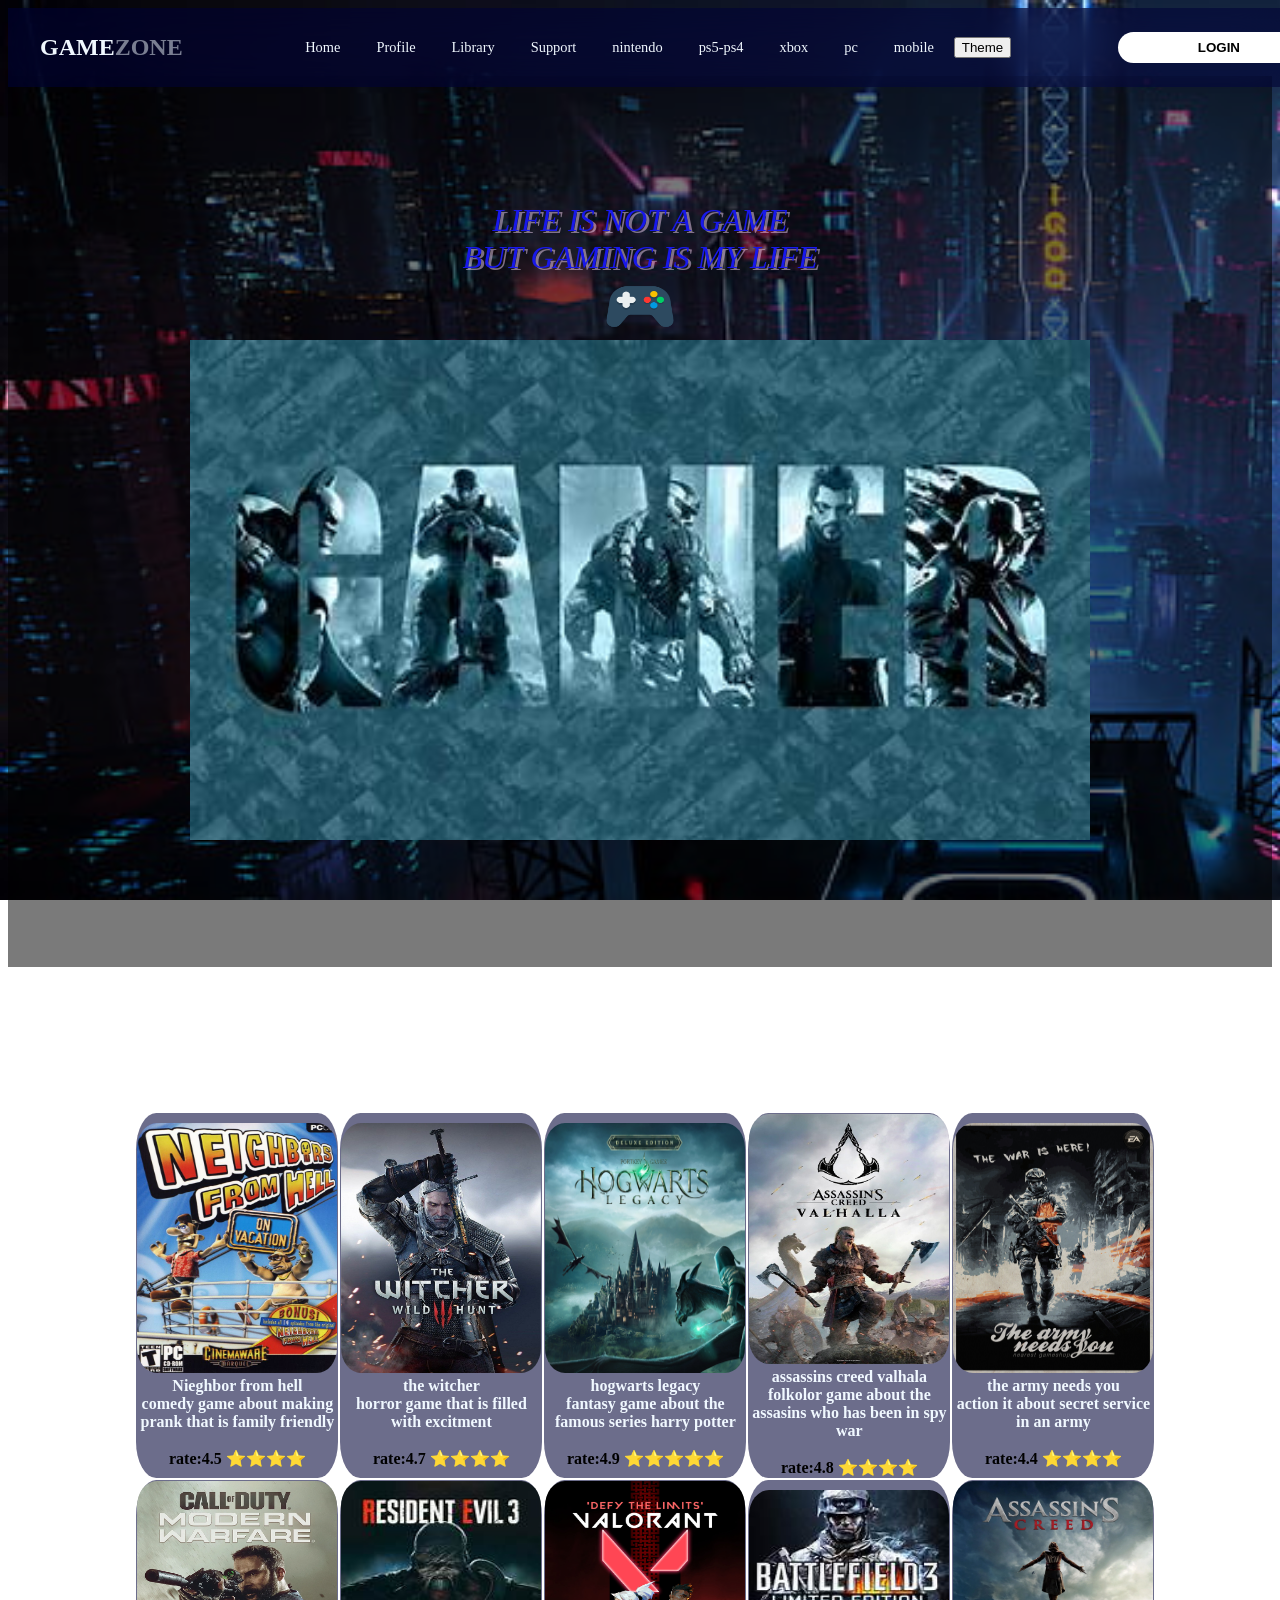
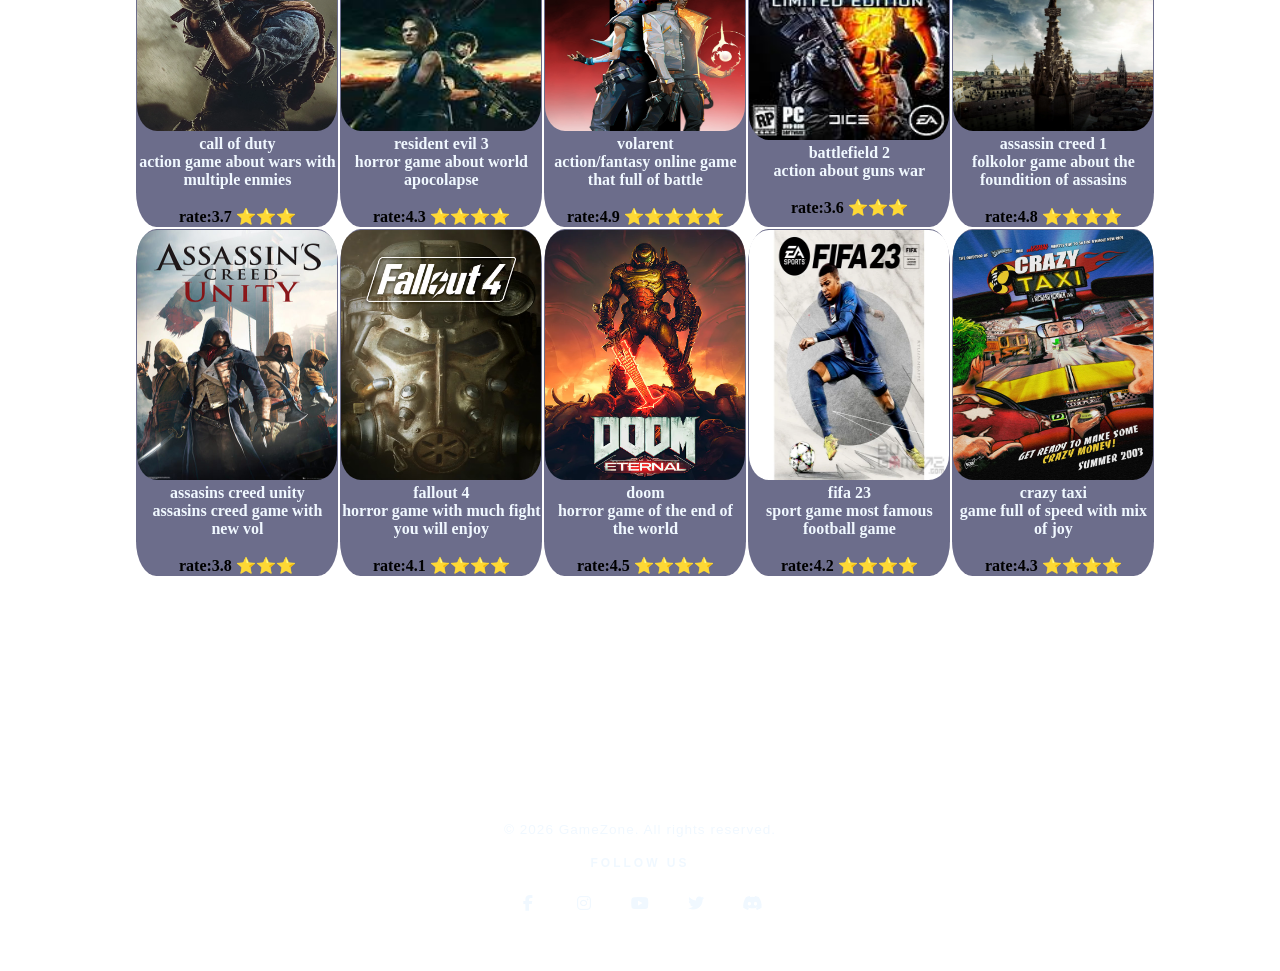
<file: pc.html>
<!DOCTYPE html>
<html>
    <head>
        <meta name="veiwport" content="width=width-device" initial-scale="1.0">
        <link id="th" rel="stylesheet" href="pc1.css">

        <nav class="navbar">
        <div class="nav-brand">GAME<span>ZONE</span></div>
        <div class="nav-links">
            <a href="index.html">Home</a>
            <a href="My-Profile.html">Profile</a>
            <a href="library.html">Library</a>
            <a href="Contact-Us.html">Support</a>
            <a href="Nintendo-project.html">nintendo</a>
            <a href="ps5.html">ps5-ps4</a>
            <a href="xbox.html">xbox</a>
            <a href="pc.html">pc</a>
            <a href="mobile.html">mobile</a>
            <button onclick="changetheme()" claas="theme">Theme</button>
        </div>
        <a href="log.html"><button class="btn-login">LOGIN</button></a>
    </nav>
    <link rel="stylesheet" href="https://cdnjs.cloudflare.com/ajax/libs/font-awesome/6.5.0/css/all.min.css">
    </head>
    <body>
        <br>
        <div class="des">
            <p1 style="color: rgb(24, 24, 235); font-size: xx-large; font-style: oblique; text-shadow: 3px 2px rgba(255, 222, 255, 0.466);">
                LIFE IS NOT A GAME <br>BUT GAMING IS MY LIFE</p1>
            <br>
            <img src="icon2.png" class="icon">
            <div class="stat">
            <div class="scroll-frame" id="sc">
            
                <img src="ads3.jfif" alt="photo1" class="img">
                  <img src="ads2.jpg" alt="photo2" class="img">
                    <img src="ads1.jpg" alt="photo3" class="img">
                     <img src="ads4.jpg" alt="photo3" class="img">
                      <img src="ads5.jfif" alt="photo3" class="img">
                    
                    </div>

            
        </div>
        </div>
        
  
       <div class="set">
            <br>
            <table>
                <tr>
                    <th>
          <a href="https://youtu.be/2rAh4SkvOWM" >
            <img  src="game20.jpg" class="games"> </a>
            <figcaption>Nieghbor from hell<br>comedy game about making prank that is family friendly<br></figcaption>
        <br><span> rate:4.5  ⭐⭐⭐⭐</span>
            </th>
            <th>
            <a href="https://youtu.be/HtVdAasjOgU" >
            <img src="game1.jpg" class="games"> </a>
        <figcaption>the witcher<br>horror game that is filled with excitment</figcaption>
        <br><span> rate:4.7  ⭐⭐⭐⭐</span>
            </th>
            <th>
            <a href="https://youtu.be/BtyBjOW8sGY" >
            <img src="game21.jpg" class="games"> </a><figcaption>hogwarts legacy<br>fantasy game about the famous series harry potter</figcaption>
            <br><span> rate:4.9  ⭐⭐⭐⭐⭐</span>
        </th>
            <th>
            <a href="https://youtu.be/rKjUAWlbTJk" >
            <img src="game22.jpg" class="games"> </a>
            <figcaption >assassins creed valhala<br>folkolor game about the assasins who has been in spy war</figcaption>
            <br><span> rate:4.8  ⭐⭐⭐⭐</span>
            </th>
            <th>
            <a href="https://youtu.be/WS9aGypJPJ4" >
            <img src="game11.jpg!d" class="games"> </a>
            <figcaption >the army needs you<br>action it about secret service in an army</figcaption>
            <br><span> rate:4.4  ⭐⭐⭐⭐</span>
            </th>
                </tr>
                <tr>
            <th>
            <a href="https://youtu.be/n4b8FRUDNZo" >
            <img src="game 5.png" class="games"> </a>
            <figcaption>call of duty<br>action game about wars with multiple enmies</figcaption>
            <br><span> rate:3.7  ⭐⭐⭐</span>
            </th>
            <th>
            <a href="https://youtu.be/9lrThxCoznw" >
            <img src="game12.jfif" class="games"> </a>
            <figcaption>resident evil 3<br>horror game about world apocolapse</figcaption>
            <br><span> rate:4.3  ⭐⭐⭐⭐</span></th>
            <th>
                <a href="https://youtu.be/e_E9W2vsRbQ">
            <img src="game2.jpg" class="games"> </a>
            <figcaption>volarent<br>action/fantasy online game that full of battle</figcaption>
            <br><span> rate:4.9  ⭐⭐⭐⭐⭐</span></th>
            <th>
                <a href="https://youtu.be/ASzOzrB-a9E">
            <img src="game 4.jfif" class="games"> </a>
            <figcaption>battlefield 2<br>action about guns war</figcaption>
            <br><span> rate:3.6  ⭐⭐⭐</span>
           </th>
           <th>
            <a href="https://youtu.be/RjQ6ZtyXoA0" >
            <img src="game22.webp" class="games"> </a>
            <figcaption >assassin creed 1<br>folkolor game about the foundition of assasins</figcaption>
                <br><span> rate:4.8  ⭐⭐⭐⭐</span>
            </th>
            </tr>
            <tr>
            <th>
            <a href="https://youtu.be/3-2rOtF8kuI" >
            <img src="game23.jpg" class="games"> </a>
            <figcaption>assasins creed unity<br>assasins creed game with new vol </figcaption>
            <br><span> rate:3.8  ⭐⭐⭐</span></th>
            <th>
            <a href="https://youtu.be/X5aJfebzkrM" >
            <img src="game25.avif" class="games"> </a>
            <figcaption>fallout 4<br>horror game with much fight you will enjoy</figcaption>
             <br><span> rate:4.1  ⭐⭐⭐⭐</span>
            </th>
            <th>
                <a href="https://youtu.be/RO90omga8D4">
            <img src="game26.webp" class="games"> </a>
            <figcaption>doom<br>horror game of the end of the world</figcaption>
             <br><span> rate:4.5  ⭐⭐⭐⭐</span>
            </th>
            <th>
                <a href="https://youtu.be/Sjr8CgksiNQ">
            <img src="game28.webp" class="games"> </a>
            <figcaption>fifa 23<br>sport game most famous football game</figcaption>
            <br><span> rate:4.2  ⭐⭐⭐⭐</span>
           </th>
           <th>
            <a href="https://youtu.be/_dzL-0FwT7M">
            <img src="game29.jpg" class="games"> </a>
            <figcaption >crazy taxi<br>game full of speed with mix of joy</figcaption>
             <br><span> rate:4.3  ⭐⭐⭐⭐</span>
            </th>
            </tr>
            </table>
        </div>
      
        <footer>
        <p>© 2026 GameZone. All rights reserved.</p>
        <div class="social">
            <h3>FOLLOW US</h3>
            <div class="social-links">
                <a href="https://www.facbook.com" title="Facebook"><i class="fab fa-facebook-f"></i></a>
                <a href="https://www.instgram.com" title="Instagram"><i class="fab fa-instagram"></i></a>
                <a href="https://www.youtube.com" title="YouTube"><i class="fab fa-youtube"></i></a>
                <a href="https://www.twitter.com" title="Twitter"><i class="fab fa-twitter"></i></a>
                <a href="https://www.discord.com" title="Discord"><i class="fab fa-discord"></i></a>
            </div>
        </div>
    </footer>
          <script>
let saved = localStorage.getItem("userTheme");
if (saved != null) {
    document.getElementById("th").setAttribute("href", saved);
}

function changetheme() {
    let theme = document.getElementById("th");
    let currentFile = theme.getAttribute("href");

    if (currentFile.includes("pc1.css")) {
        theme.setAttribute("href", "pc2.css");
        localStorage.setItem("userTheme", "pc2.css");
    } else {
        theme.setAttribute("href", "pc1.css");
        localStorage.setItem("userTheme", "pc1.css");
    }
}
            const slide = document.getElementById('sc');
const images = document.getElementsByClassName('img');

let counter = 0;
let x=1;
const intervalTime = 3000; 

function startCarousel() {
    setInterval(() => {
        counter+=x;
        
        if (counter >= 4) {
            x=-1;
        }
        if(counter<=0){
            x=1;
        }
        slide.style.transform = `translateX(${-100 * counter}%)`;
    }, intervalTime);
}
    

           startCarousel();
            </script>
    </body>
</html>
</file>
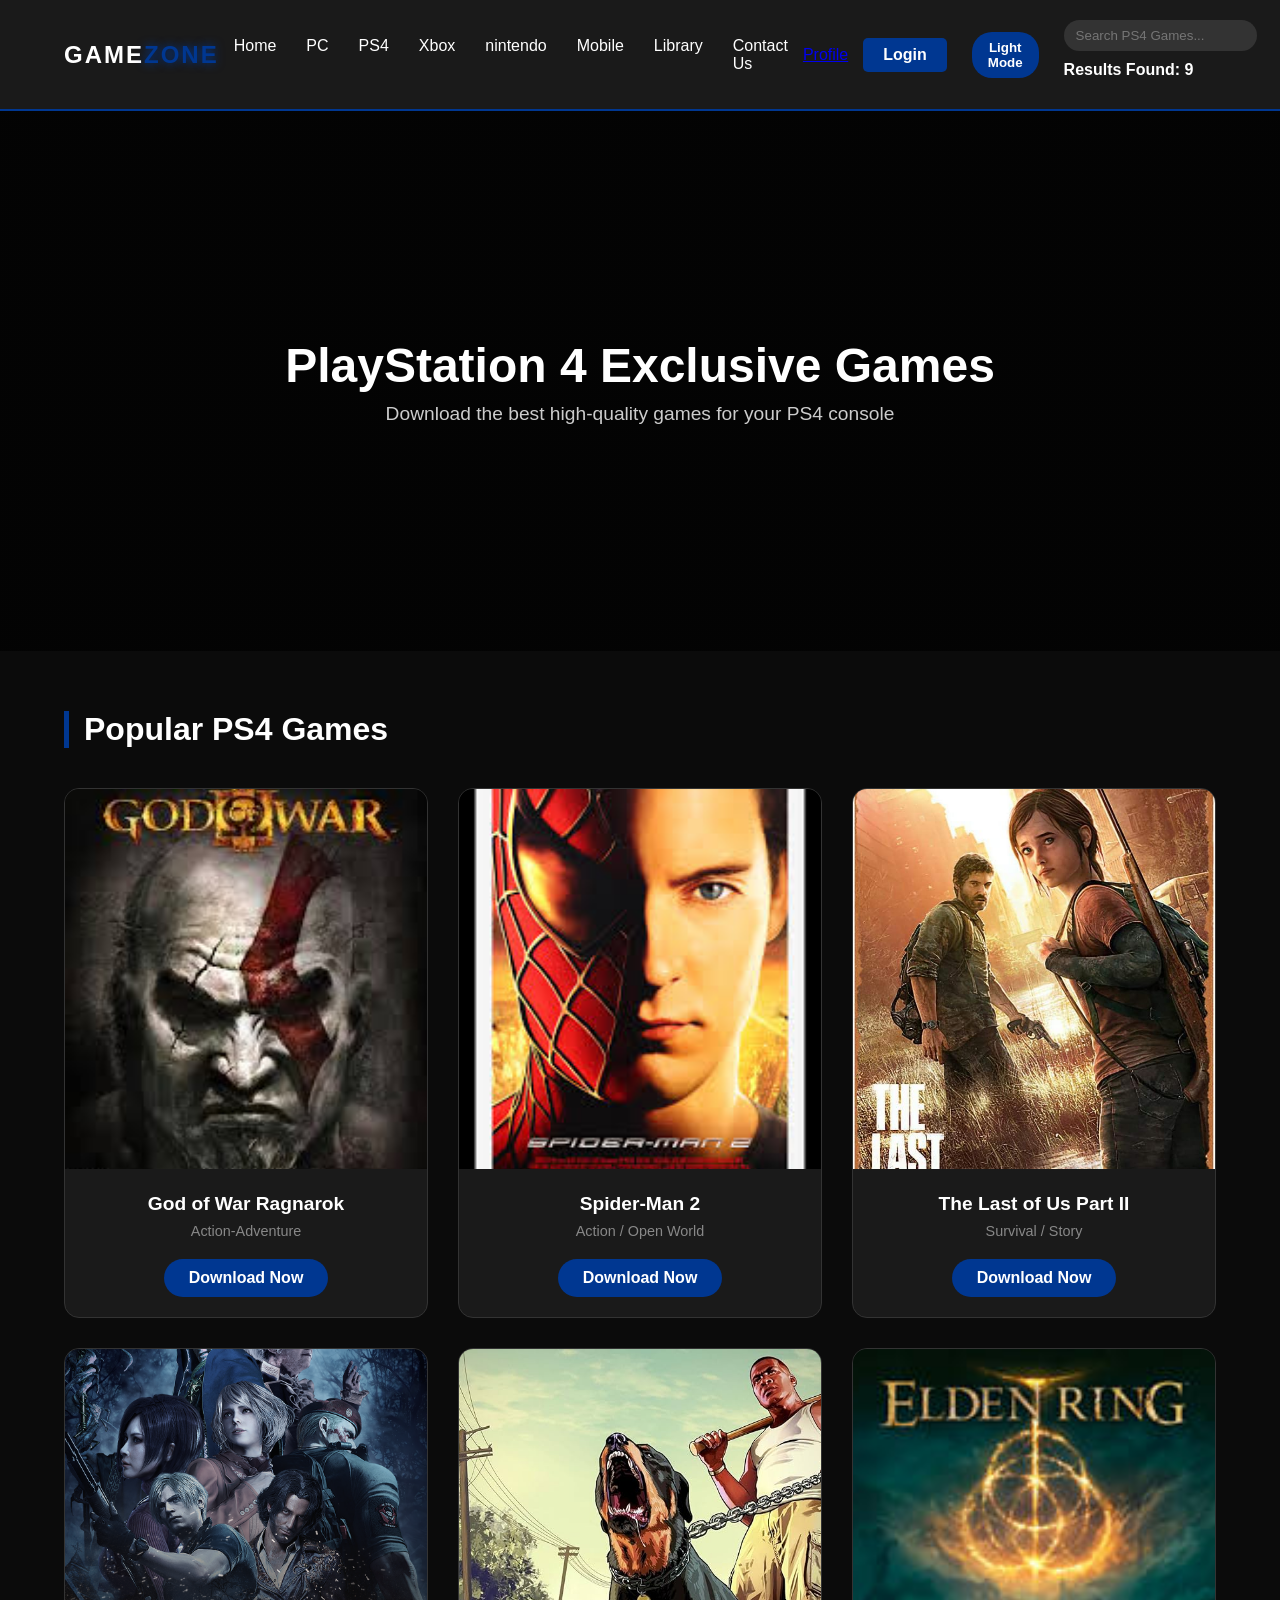
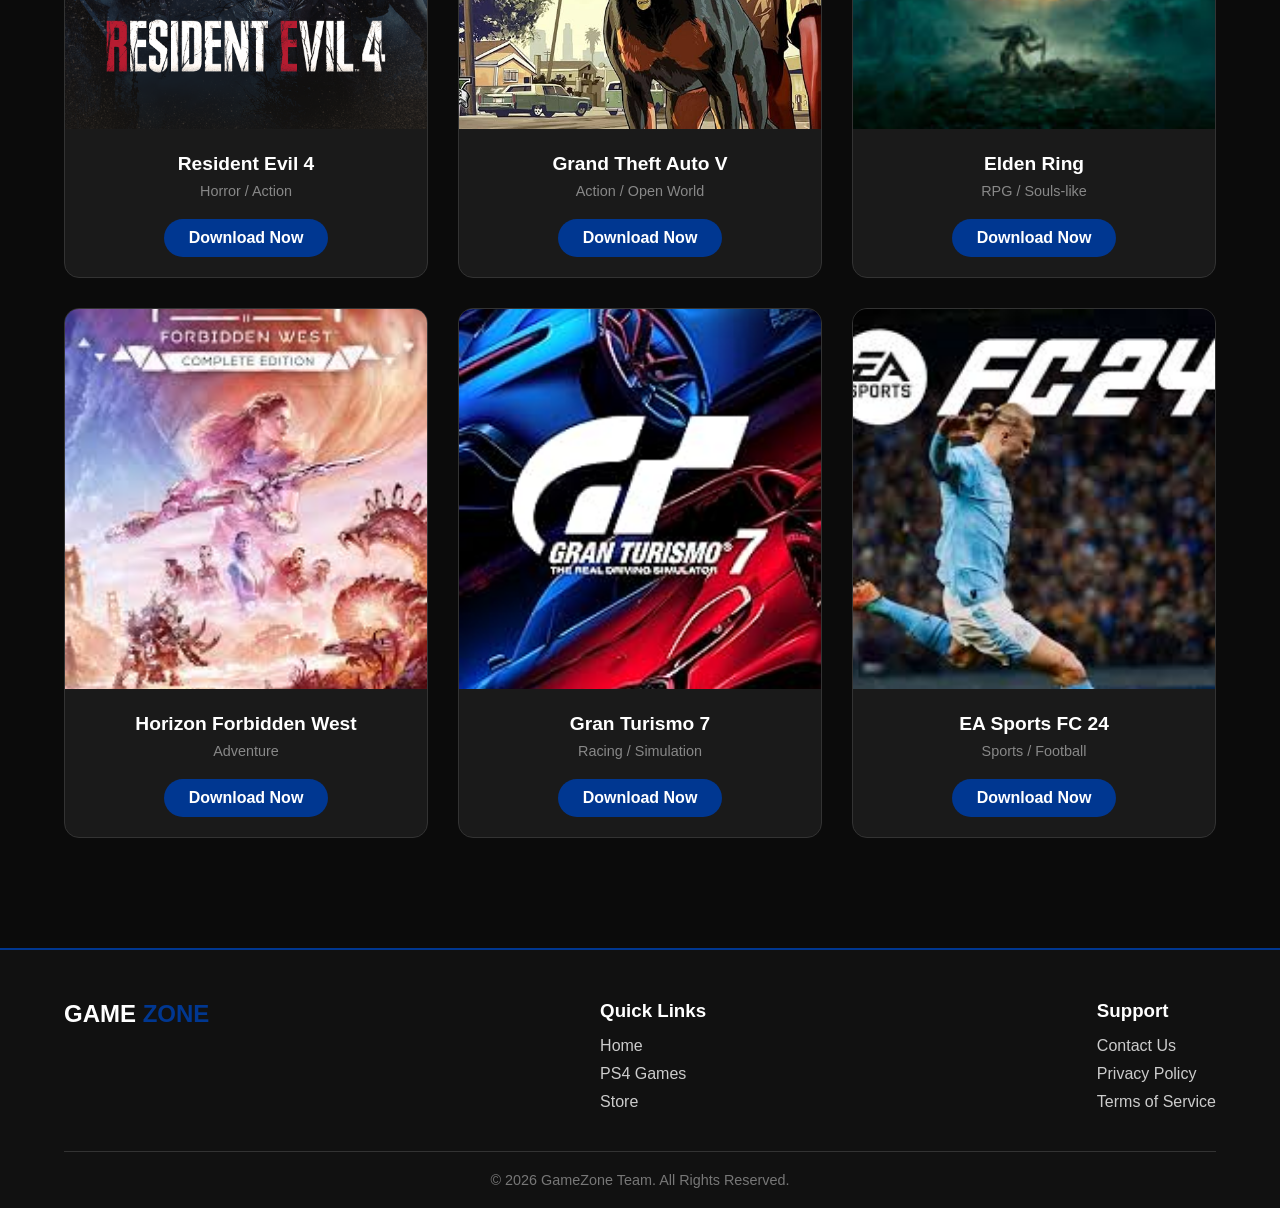
<file: ps5.html>
<!DOCTYPE html>
<html lang="en">
<head>
    <meta charset="UTF-8">
    <meta name="viewport" content="width=device-width, initial-scale=1.0">
    <title>Game Zone | PS4</title>
    <link rel="stylesheet" href="style.css">
</head>
<body>

    <header>
        <nav class="navbar">
            <div class="logo">
                <h1>GAME<span>ZONE</span></h1>
            </div>
            <ul class="nav-links">
                <li><a href="index.html">Home</a></li>
                <li><a href="pc.html">PC</a></li>
                <li><a href="ps5.html">PS4</a></li>
                <li><a href="xbox.html">Xbox</a></li>
                <li><a href="Nintendo-project.html">nintendo</a></li>
                <li><a href="mobile.html">Mobile</a></li>
                <li><a href="library.html">Library</a></li>
                <li><a href="Contact-Us.html">Contact Us</a></li>
            </ul>
            <div class="user-actions">
                <a href="My-Profile.html" class="user-icon">Profile</a>
                <a id="logoutBtn" href="log.html" class="login-btn">Login</a>
                <button class="mode-toggle">Change theme</button>
                <div class="search-box">
                    <input type="text" placeholder="Search PS4 Games...">
                </div>
            </div>
        </nav>
    </header>

    <main>
        <section class="ps4-hero">
            <div class="hero-content">
                <h2>PlayStation 4 Exclusive Games</h2>
                <p>Download the best high-quality games for your PS4 console</p>
            </div>
        </section>

        <section class="games-container">
            <h2 class="section-title">Popular PS4 Games</h2>
            
            <div class="games-grid">
                
                <div class="game-card">
                    <div class="game-img"><img src="images/godofwar.jpg" alt="God of War"></div>
                    <div class="game-info">
                        <h3>God of War Ragnarok</h3>
                        <p>Action-Adventure</p>
                        <a href="#" class="download-btn">Download Now</a>
                    </div>
                </div>

                <div class="game-card">
                    <div class="game-img"><img src="images/spider.jpg" alt="Spider-Man"></div>
                    <div class="game-info">
                        <h3>Spider-Man 2</h3>
                        <p>Action / Open World</p>
                        <a href="#" class="download-btn">Download Now</a>
                    </div>
                </div>

                <div class="game-card">
                    <div class="game-img"><img src="images/thelast.jpg" alt="The Last of Us"></div>
                    <div class="game-info">
                        <h3>The Last of Us Part II</h3>
                        <p>Survival / Story</p>
                        <a href="#" class="download-btn">Download Now</a>
                    </div>
                </div>

                <div class="game-card">
                    <div class="game-img"><img src="images/resident.jpg" alt="Resident Evil"></div>
                    <div class="game-info">
                        <h3>Resident Evil 4</h3>
                        <p>Horror / Action</p>
                        <a href="#" class="download-btn">Download Now</a>
                    </div>
                </div>

                <div class="game-card">
                    <div class="game-img"><img src="images/gta.jpg" alt="GTA V"></div>
                    <div class="game-info">
                        <h3>Grand Theft Auto V</h3>
                        <p>Action / Open World</p>
                        <a href="#" class="download-btn">Download Now</a>
                    </div>
                </div>

                <div class="game-card">
                    <div class="game-img"><img src="images/elden-ring.jpg" alt="Elden Ring"></div>
                    <div class="game-info">
                        <h3>Elden Ring</h3>
                        <p>RPG / Souls-like</p>
                        <a href="#" class="download-btn">Download Now</a>
                    </div>
                </div>

                <div class="game-card">
                    <div class="game-img"><img src="images/horizon.jpg" alt="Horizon"></div>
                    <div class="game-info">
                        <h3>Horizon Forbidden West</h3>
                        <p>Adventure</p>
                        <a href="#" class="download-btn">Download Now</a>
                    </div>
                </div>

                <div class="game-card">
                    <div class="game-img"><img src="images/gran.jpg" alt="Gran Turismo"></div>
                    <div class="game-info">
                        <h3>Gran Turismo 7</h3>
                        <p>Racing / Simulation</p>
                        <a href="#" class="download-btn">Download Now</a>
                    </div>
                </div>

                <div class="game-card">
                    <div class="game-img"><img src="images/fifa.jpg" alt="FC 24"></div>
                    <div class="game-info">
                        <h3>EA Sports FC 24</h3>
                        <p>Sports / Football</p>
                        <a href="#" class="download-btn">Download Now</a>
                    </div>
                </div>

            </div>
        </section>
    </main>
<footer>

    <div class="footer-content">
        <div class="footer-logo">
            <h2>GAME <span>ZONE</span></h2>
        </div>
        
        <div class="footer-links">
            <h3>Quick Links</h3>
            <ul>
                <li><a href="#">Home</a></li>
                <li><a href="#">PS4 Games</a></li>
                <li><a href="#">Store</a></li>
            </ul>
        </div>

        <div class="footer-links">
            <h3>Support</h3>
            <ul>
                <li><a href="#">Contact Us</a></li>
                <li><a href="#">Privacy Policy</a></li>
                <li><a href="#">Terms of Service</a></li>
            </ul>
        </div>
    </div>

    <div class="footer-bottom">
        <p>&copy; 2026 GameZone Team. All Rights Reserved.</p>
    </div>
</footer>
<script src="script.js">
    const logoutBtn = document.getElementById('logoutBtn');

        if (logoutBtn) {
            logoutBtn.addEventListener('click', () => {
                localStorage.removeItem('currentUserEmail');
                localStorage.removeItem('loggedInUser');

                window.location.href = "log.html"; 
            });
        }

        document.addEventListener('DOMContentLoaded', () => {
            const authBtn = document.getElementById('logoutBtn'); 
        
            const currentUser = localStorage.getItem('currentUserEmail');
        
            if (currentUser) {
                logoutBtn.innerText = "SIGNOUT";

                logoutBtn.onclick = function(e) {
                    e.preventDefault();
                    localStorage.removeItem('currentUserEmail');
                    localStorage.removeItem('loggedInUser');
                    location.reload();
                };
            } else {
                logoutBtn.innerText = "Sign In";
                logoutBtn.onclick = function() {
                    window.location.href = "log.html";
                };
            }
        });
</script>
</body>
</html>
</file>
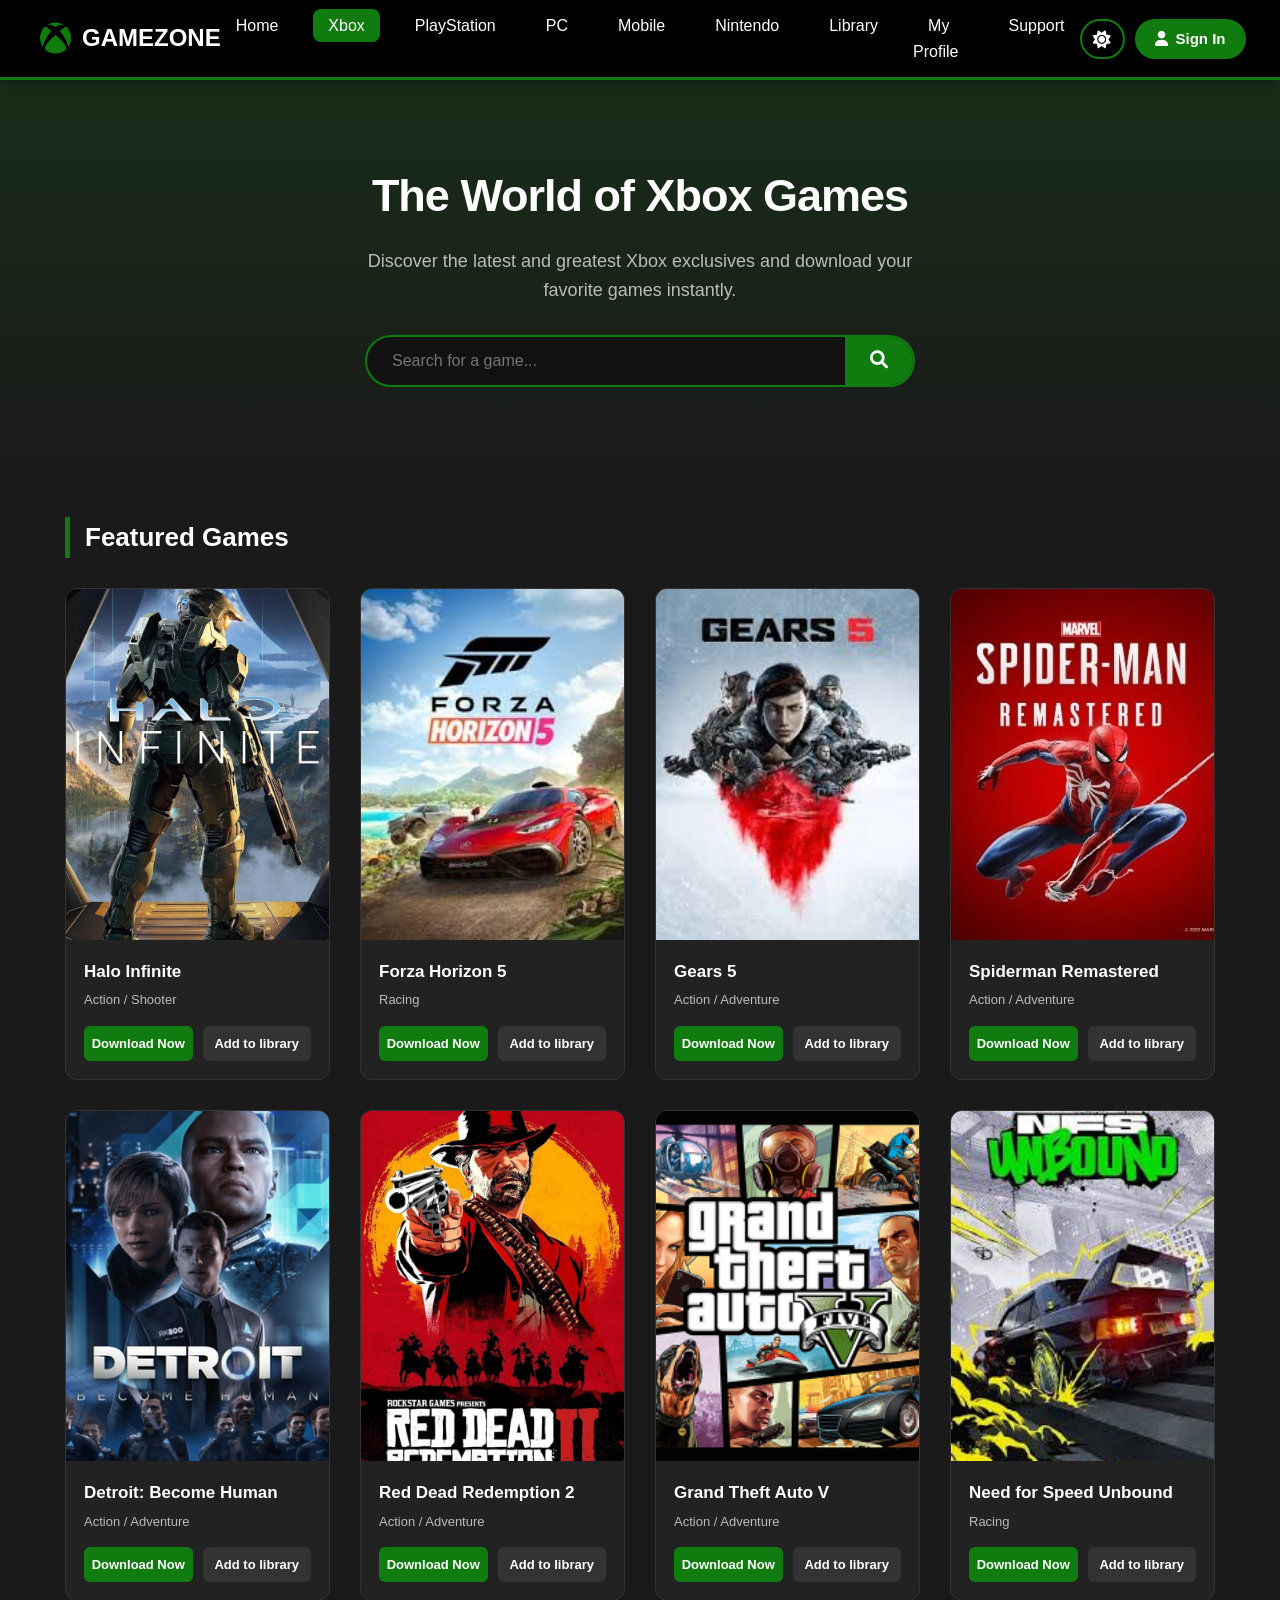
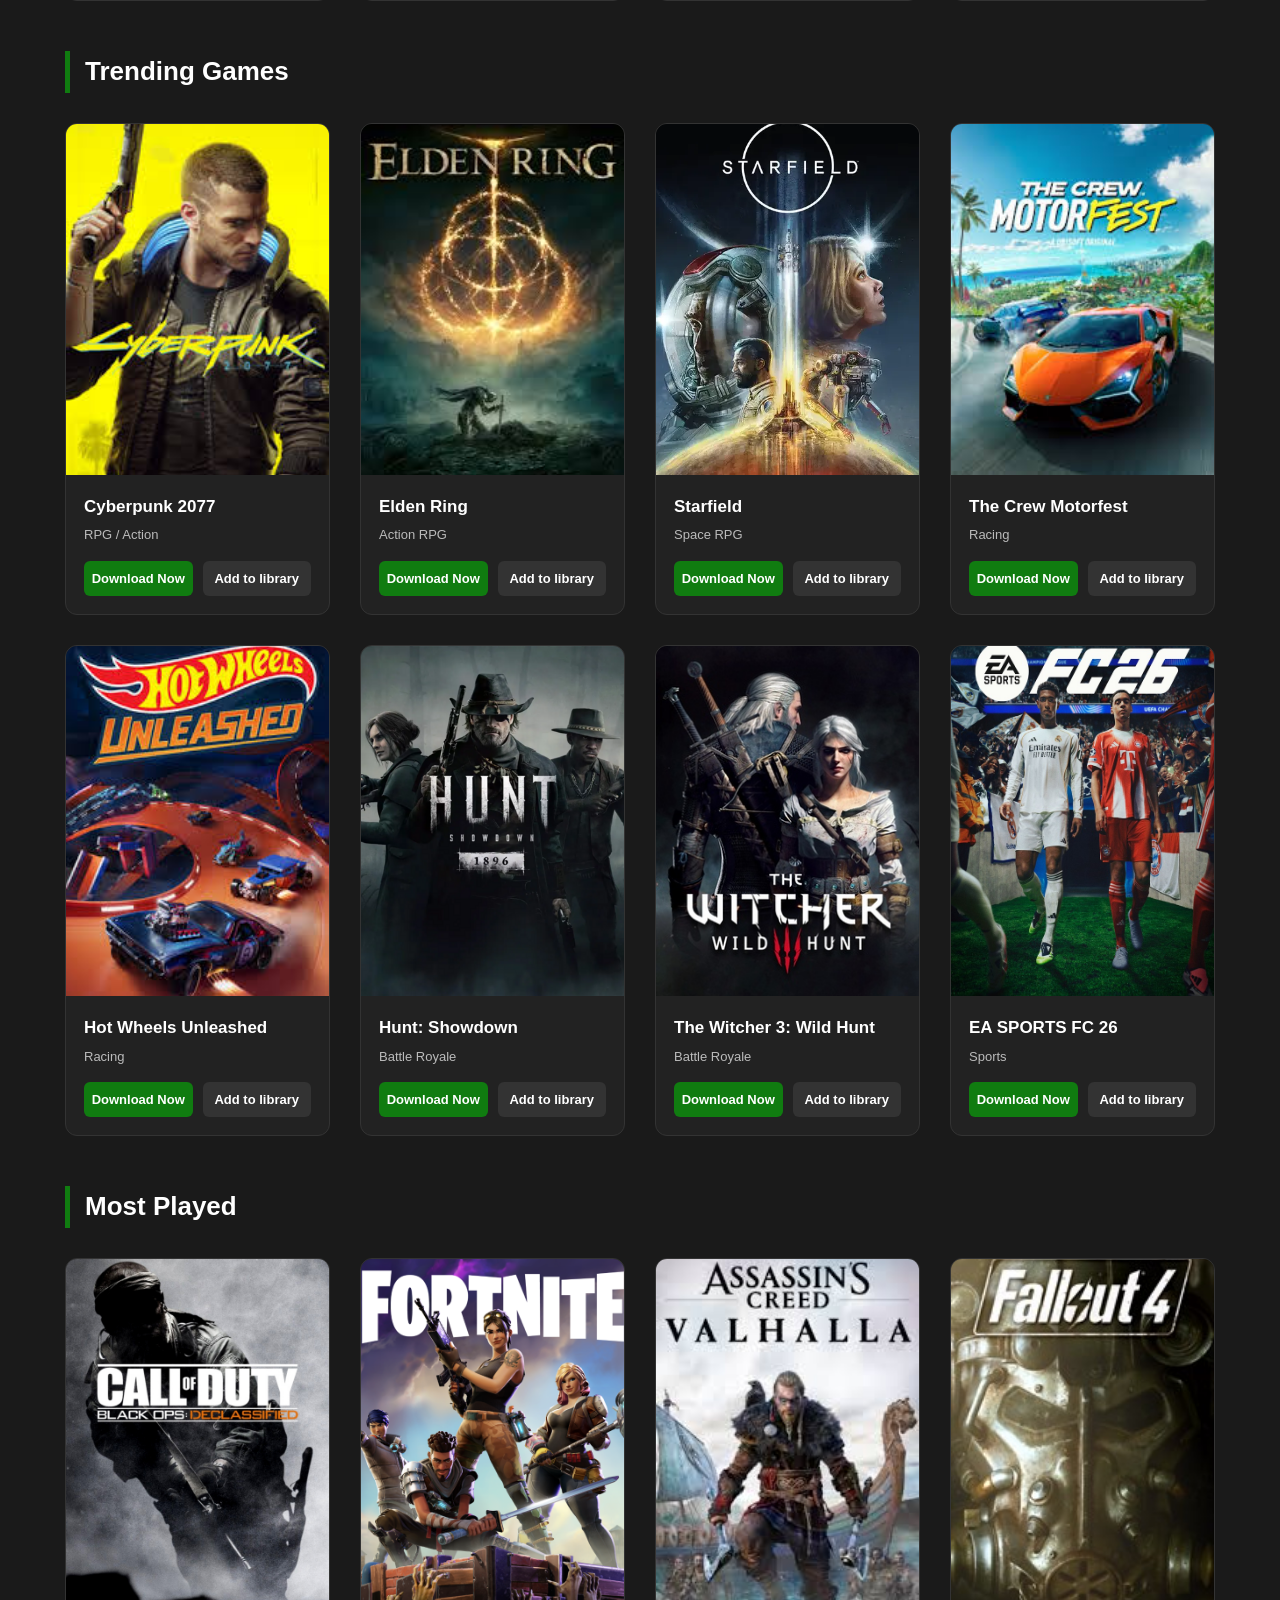
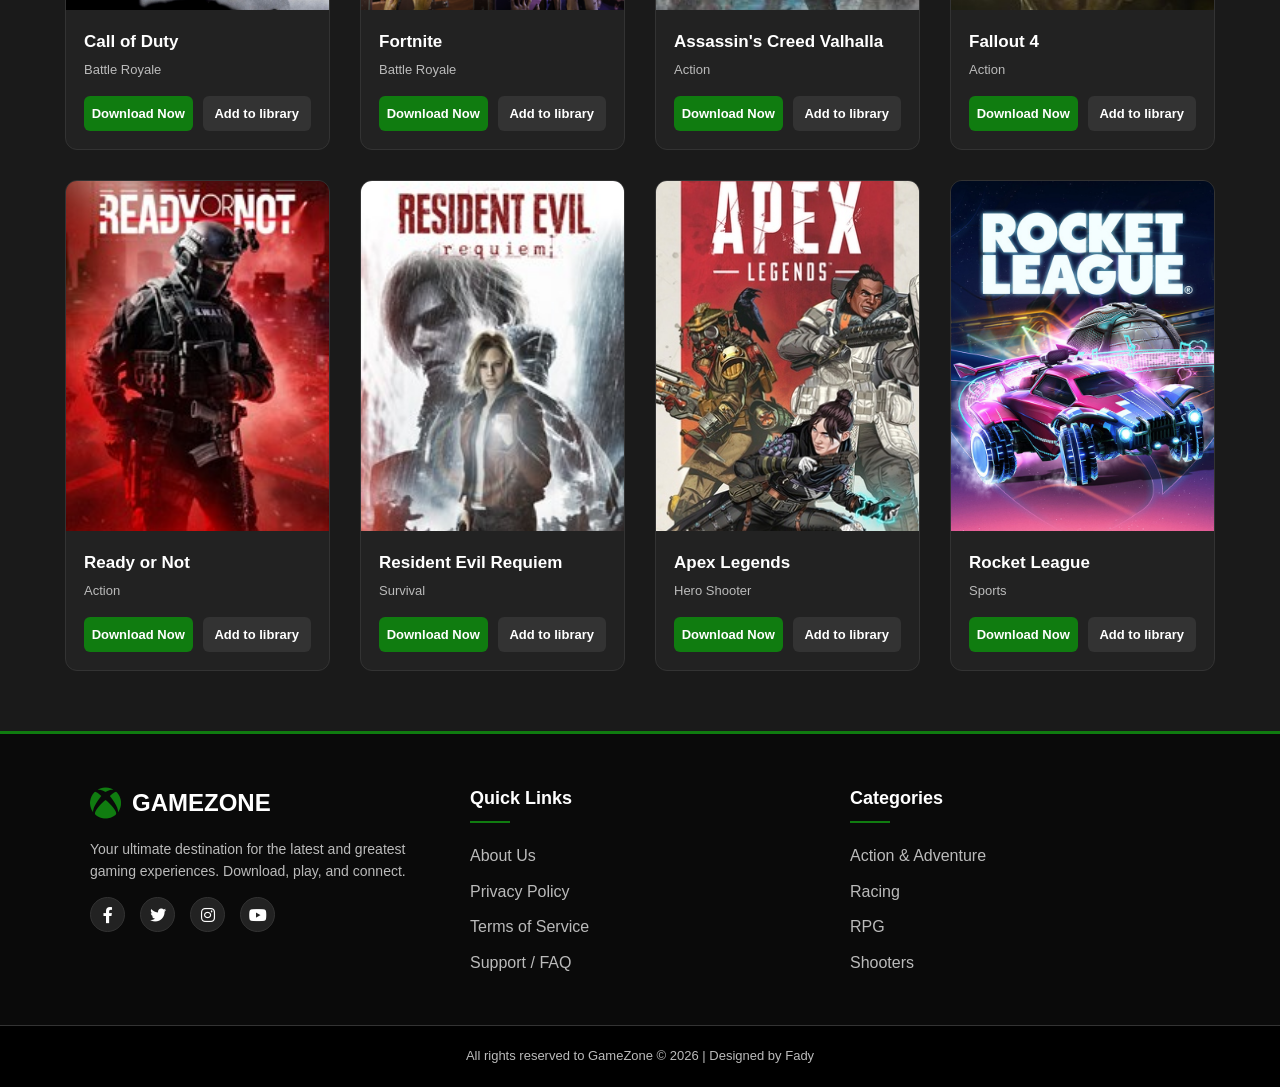
<file: xbox.html>
<!DOCTYPE html>
<html lang="en" dir="ltr">
<head>
    <meta charset="UTF-8">
    <meta name="viewport" content="width=device-width, initial-scale=1.0">
    <title>GameZone</title>
    <link rel="stylesheet" href="https://cdnjs.cloudflare.com/ajax/libs/font-awesome/6.0.0/css/all.min.css">
    <style>
        :root {
            --bg-color: #1a1a1a;
            --text-color: #ffffff;
            --primary-color: #107C10;
            --primary-hover: #0d630d;
            --header-bg: #000000;
            --card-bg: #222222;
            --card-border: #333333;
            --input-bg: #111111;
            --footer-bg: #0a0a0a;
            --footer-bottom: #000000;
            --text-muted: #bbbbbb;
            --library-btn: #333333;
            --library-btn-hover: #444444;
            --library-btn-text: #ffffff;
            --hero-gradient: linear-gradient(to bottom, rgba(16, 124, 16, 0.2) 0%, #1a1a1a 100%);
        }

        
        body.light-theme {
            --bg-color: #f4f6f8;
            --text-color: #111111;
            --primary-color: #005bb5;
            --primary-hover: #004488;
            --header-bg: #ffffff;
            --card-bg: #ffffff;
            --card-border: #d1d5db;
            --input-bg: #ffffff;
            --footer-bg: #e5e7eb;
            --footer-bottom: #d1d5db;
            --text-muted: #555555;
            --library-btn: #e5e7eb;
            --library-btn-hover: #d1d5db;
            --library-btn-text: #111111;
            --hero-gradient: linear-gradient(to bottom, rgba(0, 91, 181, 0.15) 0%, #f4f6f8 100%);
        }

        * {
            margin: 0;
            padding: 0;
            box-sizing: border-box;
            font-family: 'Segoe UI', Tahoma, Geneva, Verdana, sans-serif;
        }

        body {
            background-color: var(--bg-color);
            color: var(--text-color);
            line-height: 1.6;
            overflow-x: hidden;
            transition: background-color 0.4s ease, color 0.4s ease;
        }

        
        header {
            background-color: var(--header-bg);
            width: 100%;
            height: 80px;
            position: fixed;
            top: 0;
            left: 0;
            display: flex;
            flex-direction: row;
            align-items: center;
            justify-content: space-between;
            padding: 0 40px;
            border-bottom: 3px solid var(--primary-color);
            border-right: none;
            z-index: 1000;
            transition: all 0.5s cubic-bezier(0.4, 0, 0.2, 1);
            box-shadow: 0 4px 15px rgba(0,0,0,0.3);
        }

        .logo {
            display: flex;
            align-items: center;
            gap: 10px;
            font-size: 24px;
            font-weight: bold;
            color: var(--text-color);
            text-transform: uppercase;
            margin-bottom: 0;
            transition: 0.4s ease;
        }

        .logo i {
            color: var(--primary-color);
            font-size: 32px;
            transition: 0.4s ease;
        }

        nav ul {
            list-style: none;
            display: flex;
            flex-direction: row;
            gap: 20px;
            transition: 0.4s ease;
        }

        nav ul li a {
            text-decoration: none;
            color: var(--text-color);
            font-size: 16px;
            font-weight: 500;
            transition: 0.3s;
            padding: 8px 15px;
            border-radius: 8px;
        }

        nav ul li a:hover, nav ul li a.active {
            color: #fff;
            background-color: var(--primary-color);
        }

        .user-actions {
            margin-top: 0;
            display: flex;
            flex-direction: row;
            gap: 15px;
            align-items: center;
            transition: 0.4s ease;
        }

        .action-buttons-row {
            display: flex;
            gap: 10px;
            width: 100%;
        }

        .theme-btn {
            background-color: transparent;
            color: var(--text-color);
            border: 2px solid var(--primary-color);
            border-radius: 20px;
            width: 45px;
            height: 40px;
            cursor: pointer;
            font-size: 18px;
            display: flex;
            align-items: center;
            justify-content: center;
            transition: 0.3s;
        }

        .theme-btn:hover {
            background-color: var(--primary-color);
            color: #fff;
        }

        .user-actions .login-btn {
            background-color: var(--primary-color);
            color: white;
            padding: 8px 20px;
            border-radius: 20px;
            text-decoration: none;
            font-weight: bold;
            font-size: 15px;
            transition: 0.3s;
            display: flex;
            align-items: center;
            justify-content: center;
            gap: 8px;
            white-space: nowrap;
        }

        .user-actions .login-btn:hover {
            background-color: var(--primary-hover);
        }

        
        body.light-theme header {
            width: 260px;
            height: 100vh;
            flex-direction: column;
            align-items: flex-start;
            justify-content: flex-start;
            padding: 40px 20px;
            border-bottom: none;
            border-right: 3px solid var(--primary-color);
        }

        body.light-theme .logo {
            margin-bottom: 20px;
        }

        body.light-theme nav ul {
            flex-direction: column;
            width: 100%;
            gap: 15px;
        }

        body.light-theme nav ul li a {
            display: block;
            padding: 12px 15px;
            font-size: 18px;
        }

        body.light-theme nav ul li a:hover, 
        body.light-theme nav ul li a.active {
            padding-left: 25px;
        }

        body.light-theme .user-actions {
            margin-top: auto;
            flex-direction: column;
            width: 100%;
        }

        body.light-theme .action-buttons-row {
            flex-direction: row;
        }

        body.light-theme .user-actions .login-btn {
            flex: 1;
            padding: 12px 20px;
        }

        
        .main-content {
            margin-top: 80px;
            margin-left: 0;
            width: 100%;
            transition: all 0.5s cubic-bezier(0.4, 0, 0.2, 1);
        }

        
        body.light-theme .main-content {
            margin-top: 0;
            margin-left: 260px;
            width: calc(100% - 260px);
        }

        
        .xbox {
            text-align: center;
            padding: 80px 20px;
            background: var(--hero-gradient);
            transition: 0.4s ease;
        }

        .xbox h1 { 
            font-size: 45px; 
            margin-bottom: 15px; 
            letter-spacing: -1px; 
        }
        .xbox p { 
            font-size: 18px; 
            color: var(--text-muted); 
            max-width: 600px; 
            margin: 0 auto 30px; 
        }

        .search-container {
            display: flex;
            max-width: 550px;
            margin: 0 auto;
            background-color: var(--input-bg);
            border: 2px solid var(--primary-color);
            border-radius: 30px;
            overflow: hidden;
            transition: 0.3s;
        }

        .search-container:focus-within {
            box-shadow: 0 0 15px rgba(0, 91, 181, 0.4);
        }

        #searchBox {
            flex: 1; 
            padding: 15px 25px;
            font-size: 16px;
            background-color: transparent;
            border: none; 
            color: var(--text-color);
            outline: none;
        }

        .search-btn {
            background-color: var(--primary-color);
            color: white;
            border: none;
            padding: 0 25px;
            font-size: 18px;
            cursor: pointer;
            transition: 0.3s;
        }

        .search-btn:hover { background-color: var(--primary-hover); }

        
        main section { 
            max-width: 1250px; 
            margin: 50px auto; 
            padding: 0 50px; 
        }
        .section-title { 
            font-size: 26px; 
            margin-bottom: 30px; 
            border-left: 5px solid var(--primary-color); 
            padding-left: 15px; 
            display: flex; 
            align-items: center; 
            gap: 10px; 
        }

        .games-container {
            display: grid;
            grid-template-columns: repeat(auto-fill, minmax(220px, 1fr));
            gap: 30px;
        }

        .game-card {
            background-color: var(--card-bg);
            border-radius: 12px;
            overflow: hidden;
            transition: 0.3s ease;
            border: 1px solid var(--card-border);
        }

        .game-card:hover { 
            transform: translateY(-10px); 
            border-color: var(--primary-color); 
            box-shadow: 0 10px 25px rgba(0,0,0,0.2); 
        }
        .game-image { 
            width: 100%; 
            aspect-ratio: 3 / 4; 
            overflow: hidden; 
            background-color: #000; 
        }
        .game-image img { 
            width: 100%; 
            height: 100%; 
            object-fit: cover; 
            transition: 0.5s; 
        }
        .game-card:hover .game-image img { 
            transform: scale(1.1); 
        }
        .game-info { 
            padding: 18px; 
        }
        .game-info h3 { 
            font-size: 17px; 
            margin-bottom: 5px; 
            white-space: nowrap; 
            overflow: hidden; 
            text-overflow: ellipsis; 
        }
        .game-info .category { 
            font-size: 13px; 
            color: var(--text-muted); 
            margin-bottom: 15px; 
            display: block; 
        }

        .card-buttons { 
            display: flex; 
            gap: 10px; 
            margin-top: 10px; 
        }
        .download-btn, .library-btn { 
            flex: 1; 
            border: none; 
            padding: 10px 5px; 
            border-radius: 6px; 
            font-size: 13px; 
            font-weight: bold; 
            cursor: pointer; 
            transition: 0.3s; 
            text-align: center; 
        }
        .download-btn { 
            background-color: var(--primary-color); 
            color: #fff; 
        }
        .download-btn:hover { 
            background-color: var(--primary-hover); 
        }
        .library-btn { 
            background-color: var(--library-btn); 
            color: var(--library-btn-text); 
        }
        .library-btn:hover { 
            background-color: var(--library-btn-hover); 
        }

        
        .pro-footer { 
            background-color: var(--footer-bg); 
            border-top: 3px solid var(--primary-color); 
            padding-top: 50px; 
            margin-top: 60px; 
            transition: 0.4s ease; 
        }
        .footer-content { 
            max-width: 1200px; 
            margin: 0 auto; 
            display: flex; 
            justify-content: space-between; 
            flex-wrap: wrap; 
            gap: 40px; 
            padding: 0 50px 40px 50px; 
        }
        .footer-column { 
            flex: 1; 
            min-width: 250px; 
        }
        .footer-column h3 { 
            font-size: 18px; 
            margin-bottom: 20px; 
            position: relative; 
            padding-bottom: 10px; 
        }
        .footer-column h3::after { 
            content: ''; 
            position: absolute; 
            left: 0; 
            bottom: 0; 
            width: 40px; 
            height: 2px; 
            background-color: var(--primary-color); 
        }
        .footer-column ul { 
            list-style: none; 
        }
        .footer-column ul li { 
            margin-bottom: 10px; 
        }
        .footer-column ul li a { 
            color: var(--text-muted); 
            text-decoration: none; 
            transition: 0.3s; 
        }
        .footer-column ul li a:hover { 
            color: var(--primary-color); 
            padding-left: 5px; 
        }
        .about-col p { 
            color: var(--text-muted); 
            font-size: 14px; 
            margin: 15px 0; 
        }
        .social-icons { 
            display: flex; 
            gap: 15px; 
        }
        .social-icons a { 
            display: inline-flex; 
            align-items: center; 
            justify-content: center; 
            width: 35px; 
            height: 35px; 
            background-color: var(--card-bg); 
            border: 1px solid var(--card-border); 
            color: var(--text-color); 
            border-radius: 50%; 
            text-decoration: none; 
            transition: 0.3s; 
        }
        .social-icons a:hover { 
            background-color: var(--primary-color); 
            color: #fff; 
            transform: translateY(-3px); 
            border-color: var(--primary-color); 
        }
        .footer-bottom { 
            background-color: var(--footer-bottom); 
            text-align: center; 
            padding: 20px; 
            color: var(--text-muted); 
            font-size: 13px; 
            border-top: 1px solid var(--card-border); 
        }

    </style>
</head>
<body>

<header id="mainHeader">
    <div class="logo">
        <i class="fab fa-xbox" id="platformIcon"></i>
        <span>GameZone</span>
    </div>

    <nav>
        <ul>
            <li><a href="index.html">Home</a></li>
            <li><a href="xbox.html" class="active">Xbox</a></li>
            <li><a href="ps5.html">PlayStation</a></li>
            <li><a href="pc.html">PC</a></li>
            <li><a href="mobile.html">Mobile</a></li>
            <li><a href="Nintendo-project.html">Nintendo</a></li>
            <li><a href="library.html">Library</a></li>
            <li><a href="My-Profile.html">My Profile</a></li>
            <li><a href="Contact-Us.html">Support</a></li>
        </ul>
    </nav>
    
    <div class="user-actions">
        <div class="action-buttons-row">
            <button id="themeToggle" class="theme-btn" title="Toggle Theme & Layout">
                <i class="fas fa-sun"></i>
            </button>
            <a href="log.html" class="login-btn"><i class="fas fa-user"></i> Sign In</a>
        </div>
    </div>
</header>

<div class="main-content" id="mainContent">
    <section class="xbox">
        <h1>The World of Xbox Games</h1>
        <p>Discover the latest and greatest Xbox exclusives and download your favorite games instantly.</p>
        <div class="search-container">
            <input type="text" id="searchBox" placeholder="Search for a game...">
            <button type="submit" class="search-btn"><i class="fas fa-search"></i></button>
        </div>
    </section>

    <main>
        <section>
            <h2 class="section-title">Featured Games</h2>
            <div class="games-container">
                <div class="game-card">
                    <div class="game-image">
                        <img src="pic1/81m6eA+fflL._AC_UF894,1000_QL80_.jpg" alt="Halo Infinite">
                    </div>
                    <div class="game-info">
                        <h3>Halo Infinite</h3>
                        <span class="category">Action / Shooter</span>
                        <div class="card-buttons">
                            <button class="download-btn">Download Now</button>
                            <button class="library-btn">Add to library</button>
                        </div>
                    </div>
                </div>
                <div class="game-card">
                    <div class="game-image">
                        <img src="pic1/images.jfif" alt="Forza Horizon 5">
                    </div>
                    <div class="game-info">
                        <h3>Forza Horizon 5</h3>
                        <span class="category">Racing</span>
                        <div class="card-buttons">
                            <button class="download-btn">Download Now</button>
                            <button class="library-btn">Add to library</button>
                        </div>
                    </div>
                </div>
                <div class="game-card">
                    <div class="game-image">
                        <img src="pic1/images (1).jfif" alt="Gears 5">
                    </div>
                    <div class="game-info">
                        <h3>Gears 5</h3>
                        <span class="category">Action / Adventure</span>
                        <div class="card-buttons">
                            <button class="download-btn">Download Now</button>
                            <button class="library-btn">Add to library</button>
                        </div>
                    </div>
                </div>
                <div class="game-card">
                    <div class="game-image">
                        <img src="pic1/marvel-s-spider-man-remastered-pc.jpg" alt="Spiderman">
                    </div>
                    <div class="game-info">
                        <h3>Spiderman Remastered</h3>
                        <span class="category">Action / Adventure</span>
                        <div class="card-buttons">
                            <button class="download-btn">Download Now</button>
                            <button class="library-btn">Add to library</button>
                        </div>
                    </div>
                </div>
                <div class="game-card">
                    <div class="game-image">
                        <img src="pic1/2078750ea356ba9fd472655dec36c068.jpg" alt="Detroit">
                    </div>
                    <div class="game-info">
                        <h3>Detroit: Become Human</h3>
                        <span class="category">Action / Adventure</span>
                        <div class="card-buttons">
                            <button class="download-btn">Download Now</button>
                            <button class="library-btn">Add to library</button>
                        </div>
                    </div>
                </div>
                <div class="game-card">
                    <div class="game-image">
                        <img src="pic1/71PrNDWXLIL._AC_UF894,1000_QL80_.jpg" alt="Red Dead">
                    </div>
                    <div class="game-info">
                        <h3>Red Dead Redemption 2</h3>
                        <span class="category">Action / Adventure</span>
                        <div class="card-buttons">
                            <button class="download-btn">Download Now</button>
                            <button class="library-btn">Add to library</button>
                        </div>
                    </div>
                </div>
                <div class="game-card">
                    <div class="game-image">
                        <img src="pic1/9c2bab00442da25569e13f04de9ffae5.ico" alt="Grand Theft Auto">
                    </div>
                    <div class="game-info">
                        <h3>Grand Theft Auto V</h3>
                        <span class="category">Action / Adventure</span>
                        <div class="card-buttons">
                            <button class="download-btn">Download Now</button>
                            <button class="library-btn">Add to library</button>
                        </div>
                    </div>
                </div>
                <div class="game-card">
                    <div class="game-image">
                        <img src="pic1/images (2).jfif" alt="Need For Speed">
                    </div>
                    <div class="game-info">
                        <h3>Need for Speed Unbound</h3>
                        <span class="category">Racing</span>
                        <div class="card-buttons">
                            <button class="download-btn">Download Now</button>
                            <button class="library-btn">Add to library</button>
                        </div>
                    </div>
                </div>
            </div>
        </section>

        <section>
            <h2 class="section-title">Trending Games</h2>
            <div class="games-container">
                <div class="game-card">
                    <div class="game-image">
                        <img src="pic1/images (3).jfif" alt="Cyberpunk 2077">
                    </div>
                    <div class="game-info">
                        <h3>Cyberpunk 2077</h3>
                        <span class="category">RPG / Action</span>
                        <div class="card-buttons">
                            <button class="download-btn">Download Now</button>
                            <button class="library-btn">Add to library</button>
                        </div>
                    </div>
                </div>
                <div class="game-card">
                    <div class="game-image">
                        <img src="pic1/images (4).jfif" alt="Elden Ring">
                    </div>
                    <div class="game-info">
                        <h3>Elden Ring</h3>
                        <span class="category">Action RPG</span>
                        <div class="card-buttons">
                            <button class="download-btn">Download Now</button>
                            <button class="library-btn">Add to library</button>
                        </div>
                    </div>
                </div>
                <div class="game-card">
                    <div class="game-image">
                        <img src="pic1/tile.webp" alt="Starfield">
                    </div>
                    <div class="game-info">
                        <h3>Starfield</h3>
                        <span class="category">Space RPG</span>
                        <div class="card-buttons">
                            <button class="download-btn">Download Now</button>
                            <button class="library-btn">Add to library</button>
                        </div>
                    </div>
                </div>
                <div class="game-card">
                    <div class="game-image">
                        <img src="pic1/images (5).jfif" alt="The Crew Motorfest">
                    </div>
                    <div class="game-info">
                        <h3>The Crew Motorfest</h3>
                        <span class="category">Racing</span>
                        <div class="card-buttons">
                            <button class="download-btn">Download Now</button>
                            <button class="library-btn">Add to library</button>
                        </div>
                    </div>
                </div>
                <div class="game-card">
                    <div class="game-image">
                        <img src="pic1/images (6).jfif" alt="Hot Wheels Unleashed">
                    </div>
                    <div class="game-info">
                        <h3>Hot Wheels Unleashed</h3>
                        <span class="category">Racing</span>
                        <div class="card-buttons">
                            <button class="download-btn">Download Now</button>
                            <button class="library-btn">Add to library</button>
                        </div>
                    </div>
                </div>
                <div class="game-card">
                    <div class="game-image">
                        <img src="pic1/ad4de8be467a7f946ea1e0d0ac17cf3a.png" alt="Hunt">
                    </div>
                    <div class="game-info">
                        <h3>Hunt: Showdown</h3>
                        <span class="category">Battle Royale</span>
                        <div class="card-buttons">
                            <button class="download-btn">Download Now</button>
                            <button class="library-btn">Add to library</button>
                        </div>
                    </div>
                </div>
                <div class="game-card">
                    <div class="game-image">
                        <img src="pic1/4904f82c12cecf6ec070fe77d7e913ce.jpg" alt="The Witcher">
                    </div>
                    <div class="game-info">
                        <h3>The Witcher 3: Wild Hunt</h3>
                        <span class="category">Battle Royale</span>
                        <div class="card-buttons">
                            <button class="download-btn">Download Now</button>
                            <button class="library-btn">Add to library</button>
                        </div>
                    </div>
                </div>
                <div class="game-card">
                    <div class="game-image">
                        <img src="pic1/IMG_3679.jpeg" alt="EA Sports">
                    </div>
                    <div class="game-info">
                        <h3>EA SPORTS FC 26</h3>
                        <span class="category">Sports</span>
                        <div class="card-buttons">
                            <button class="download-btn">Download Now</button>
                            <button class="library-btn">Add to library</button>
                        </div>
                    </div>
                </div>
            </div>
        </section>

        <section>
            <h2 class="section-title">Most Played</h2>
            <div class="games-container">
                <div class="game-card">
                    <div class="game-image">
                        <img src="pic1/f732fe3f658778cfae37efa99a7139fb.jpg" alt="Call of Duty">
                    </div>
                    <div class="game-info">
                        <h3>Call of Duty</h3>
                        <span class="category">Battle Royale</span>
                        <div class="card-buttons">
                            <button class="download-btn">Download Now</button>
                            <button class="library-btn">Add to library</button>
                        </div>
                    </div>
                </div>
                <div class="game-card">
                    <div class="game-image">
                        <img src="pic1/1771604-fortnite-standard-founders-pack-playstation-4-front-cover.png" alt="Fortnite">
                    </div>
                    <div class="game-info">
                        <h3>Fortnite</h3>
                        <span class="category">Battle Royale</span>
                        <div class="card-buttons">
                            <button class="download-btn">Download Now</button>
                            <button class="library-btn">Add to library</button>
                        </div>
                    </div>
                </div>
                <div class="game-card">
                    <div class="game-image">
                        <img src="pic1/images (7).jfif" alt="Assassin's Creed Valhalla">
                    </div>
                    <div class="game-info">
                        <h3>Assassin's Creed Valhalla</h3>
                        <span class="category">Action</span>
                        <div class="card-buttons">
                            <button class="download-btn">Download Now</button>
                            <button class="library-btn">Add to library</button>
                        </div>
                    </div>
                </div>
                <div class="game-card">
                    <div class="game-image">
                        <img src="pic1/apps.50286.66091604408099736.4cc75ea1-c6a0-40ec-b7f9-7fdb8da581b2.jfif" alt="Fallout 4">
                    </div>
                    <div class="game-info">
                        <h3>Fallout 4</h3>
                        <span class="category">Action</span>
                        <div class="card-buttons">
                            <button class="download-btn">Download Now</button>
                            <button class="library-btn">Add to library</button>
                        </div>
                    </div>
                </div>
                <div class="game-card">
                    <div class="game-image">
                        <img src="pic1/apps.39640.13578379328545234.9a5c7815-319e-44dd-b243-b580c45874f3.jfif" alt="Ready or Not">
                    </div>
                    <div class="game-info">
                        <h3>Ready or Not</h3>
                        <span class="category">Action</span>
                        <div class="card-buttons">
                            <button class="download-btn">Download Now</button>
                            <button class="library-btn">Add to library</button>
                        </div>
                    </div>
                </div>
                <div class="game-card">
                    <div class="game-image">
                        <img src="pic1/apps.65104.14157056169306105.30ae0432-c36b-42e7-9bbb-f85189243ca3.jfif" alt="Resident Evil Requiem">
                    </div>
                    <div class="game-info">
                        <h3>Resident Evil Requiem</h3>
                        <span class="category">Survival</span>
                        <div class="card-buttons">
                            <button class="download-btn">Download Now</button>
                            <button class="library-btn">Add to library</button>
                        </div>
                    </div>
                </div>
                <div class="game-card">
                    <div class="game-image">
                        <img src="pic1/0d7a3aef18b1eb97e70a5148e2a2646f.jpg" alt="Apex Legends">
                    </div>
                    <div class="game-info">
                        <h3>Apex Legends</h3>
                        <span class="category">Hero Shooter</span>
                        <div class="card-buttons">
                            <button class="download-btn">Download Now</button>
                            <button class="library-btn">Add to library</button>
                        </div>
                    </div>
                </div>
                <div class="game-card">
                    <div class="game-image">
                        <img src="pic1/33c3647b285f31af940a311b3b8a8a25.jpg" alt="Rocket League">
                    </div>
                    <div class="game-info">
                        <h3>Rocket League</h3>
                        <span class="category">Sports</span>
                        <div class="card-buttons">
                            <button class="download-btn">Download Now</button>
                            <button class="library-btn">Add to library</button>
                        </div>
                    </div>
                </div>
            </div>
        </section>
    </main>

<footer class="pro-footer">
    <div class="footer-content">
        <div class="footer-column about-col">
            <div class="logo footer-logo">
                <i class="fab fa-xbox"></i>
                <span>GameZone</span>
            </div>
            <p>Your ultimate destination for the latest and greatest gaming experiences. Download, play, and connect.</p>
            <div class="social-icons">
                <a href="https://www.facebook.com"><i class="fab fa-facebook-f"></i></a>
                <a href="https://www.twitter.com"><i class="fab fa-twitter"></i></a>
                <a href="https://www.instgram.com"><i class="fab fa-instagram"></i></a>
                <a href="https://www.youtube.com"><i class="fab fa-youtube"></i></a>
            </div>
        </div>
        
        <div class="footer-column">
            <h3>Quick Links</h3>
            <ul>
                <li><a href="#">About Us</a></li>
                <li><a href="#">Privacy Policy</a></li>
                <li><a href="#">Terms of Service</a></li>
                <li><a href="Contact-Us.html">Support / FAQ</a></li>
            </ul>
        </div>
        
        <div class="footer-column">
            <h3>Categories</h3>
            <ul>
                <li><a href="#">Action & Adventure</a></li>
                <li><a href="#">Racing</a></li>
                <li><a href="#">RPG</a></li>
                <li><a href="#">Shooters</a></li>
            </ul>
        </div>
    </div>
    <div class="footer-bottom">
        <p>All rights reserved to GameZone &copy; 2026 | Designed by Fady</p>
    </div>
</footer>
</div>

<script>
const logoutBtn = document.getElementById('logoutBtn');

        if (logoutBtn) {
            logoutBtn.addEventListener('click', () => {
                localStorage.removeItem('currentUserEmail');
                localStorage.removeItem('loggedInUser');

                window.location.href = "log.html"; 
            });
        }

        document.addEventListener('DOMContentLoaded', () => {
            const authBtn = document.getElementById('themeToggle'); 
        
            const currentUser = localStorage.getItem('currentUserEmail');
        
            if (currentUser) {
                logoutBtn.innerText = "SIGNOUT";

                logoutBtn.onclick = function(e) {
                    e.preventDefault();
                    localStorage.removeItem('currentUserEmail');
                    localStorage.removeItem('loggedInUser');
                    location.reload();
                };
            } else {
                logoutBtn.innerText = "Sign In";
                logoutBtn.onclick = function() {
                    window.location.href = "log.html";
                };
            }
        });







    
    const themeToggleBtn = document.getElementById('themeToggle');
    const body = document.body;
    const platformIcon = document.getElementById('platformIcon');
    const footerIcon = document.getElementById('footerIcon');

    themeToggleBtn.addEventListener('click', () => {
        body.classList.toggle('light-theme');

        if (body.classList.contains('light-theme')) {
            themeToggleBtn.innerHTML = '<i class="fas fa-moon"></i>';
            platformIcon.className = 'fab fa-xbox'; 
            footerIcon.className = 'fab fa-xbox';
        } else {
            themeToggleBtn.innerHTML = '<i class="fas fa-sun"></i>';
            platformIcon.className = 'fab fa-xbox'; 
            footerIcon.className = 'fab fa-xbox';
        }
    });
</script>

</body>
</html>
</file>
<file: home.css>
/* Custom Variables for easy adjustment */
:root {
    --bg-color: #0a0a0a;
    --card-color: black;
    --text-main: #ffffff;
    --text-dim: #a1a1a1;
    --accent-glow: rgba(255, 255, 255, 0.1);
}

* {
    margin: 0;
    padding: 0;
    box-sizing: border-box;
}
html{
    scroll-behavior: smooth;
}
body {
    background-image: url(img1/digital-art-men-city-futuristic-night-hd-wallpaper-01b69d213afe95f35634472bcdf74a70.jpg);
    background-repeat: no-repeat;
    background-attachment: fixed;
    background-size: cover;
    background-color:#151B25;
    color: var(--text-main);
    font-family: 'Inter', sans-serif;
    line-height: 1.6;
    overflow-x: hidden;
}
.catagory-btn{
    text-decoration: none;
}

h1, h2, h3, .nav-brand {
    font-family: 'Rajdhani', sans-serif;
    text-transform: uppercase;
}


.navbar {
    display: flex;
    justify-content: space-between;
    align-items: center;
    padding: 1.5rem 2rem;
    position: fixed;
    width: 100%;
    z-index: 100;
    background: rgba(0,0,0,0.7);
    backdrop-filter: blur(20px);
}

.nav-brand { font-size: 1.5rem; font-weight: bold; }
.nav-brand span { opacity: 0.5; }
.nav-links a {
    color: var(--text-dim);
    text-decoration: none;
    margin: 0 1rem;
    font-size: 0.9rem;
    transition: 0.3s;
}
.nav-links a:hover { color: white; }

.btn-login {
    background: white;
    color: black;
    border: none;
    padding: 0.5rem 1.5rem;
    border-radius: 20px;
    font-weight: bold;
    cursor: pointer;
}
.btn-theme-toggle {
    position: fixed;
    bottom: 2rem;
    right: 2rem;
    z-index: 999;
    background: rgba(255,255,255,0.15);
    color: white;
    border: 1px solid rgba(255,255,255,0.3);
    padding: 0.5rem 1rem;
    border-radius: 20px;
    cursor: pointer;
    display: flex;
    align-items: center;
    gap: 0.5rem;
    font-size: 0.85rem;
    backdrop-filter: blur(10px);
    transition: 0.3s;
}

.btn-theme-toggle:hover {
    background: rgba(255,255,255,0.25);
}
.home1 {
    height: 100vh;
    display: flex;
    align-items: center;
    justify-content: center;
    text-align: center;
    position: relative;
}

.home1-content h1 {
    color: antiquewhite;
    font-size: clamp(3rem, 8vw, 5rem);
    line-height: 1;
    margin-bottom: 1.5rem;
}

.gradient-text {
    background: linear-gradient(to right, #fff, #555);
    -webkit-background-clip: text;
    -webkit-text-fill-color: transparent;
}

.home1-content p {
    color: #fdfcdc;
    max-width: 600px;
    margin: 0 auto 2rem;
}

.home1-btns button {
    padding: 1rem 2.5rem;
    border-radius: 8px;
    font-weight: bold;
    cursor: pointer;
    margin: 0 0.5rem;
    transition: 0.3s;
}

.btn-primary { background: white; border: none; }
.btn-secondary { background:black; border: 1px solid rgba(255,255,255,0.2); color: white; }

.home1-glow {
    position: absolute;
    top: 50%;
    left: 50%;
    transform: translate(-50%, -50%);
    width: 400px;
    height: 400px;
    background: radial-gradient(circle, rgba(255,255,255,0.05) 0%, transparent 70%);
    z-index: -1;
}

.section-container{
    padding: 2rem 0;
    max-width: 95%;
    margin: 0 auto;
}

.section-title { margin-bottom: 2rem; font-size: 2rem; }
.text-center { text-align: center; }

.grid-layout {
    display: grid;
    grid-template-columns: repeat(auto-fit, minmax(300px, 1fr));
    gap: 2rem;
}

.glass-card {
    background: var(--card-color);
    padding: 1rem;
    border-radius: 1rem;
    border: 1px solid rgba(255,255,255,0.05);
    transition: 0.3s ease;
}

.glass-card:hover {
    transform: translateY(-10px);
    border-color: rgba(255,255,255,0.2);
    box-shadow: 0 10px 30px rgba(255,255,255,0.02);
}

.placeholder-img {
    background: #222;
    aspect-ratio: 16/9;
    border-radius: 0.5rem;
    display: flex;
    align-items: center;
    justify-content: center;
    color: #444;
    margin-bottom: 1rem;
}

.card-footer {
    display: flex;
    justify-content: space-between;
    align-items: center;
    margin-top: 1rem;
}

.btn-card {
    background: rgba(255,255,255,0.1);
    color: white;
    border: none;
    padding: 0.5rem 1rem;
    border-radius: 5px;
    cursor: pointer;
}

.btn-card:hover { background: white; color: black; }


.categories-section { background: rgba(255,255,255,0.02); }
.category-grid {
    display: grid;
    grid-template-columns: repeat(auto-fit, minmax(150px, 1fr));
    gap: 1rem;
}

.category-card {
    background: var(--card-color);
    padding: 2rem;
    text-align: center;
    border-radius: 1rem;
    font-weight: bold;
    cursor: pointer;
    transition: 0.3s;
}

.category-card:hover { background: white; color: black; }


.horizontal-scroll {
    display: flex;
    gap: 1.5rem;
    overflow-x: auto;
    padding-bottom: 1rem;
}

.trending-card {
    min-width: 300px;
    height: 350px;
    background: var(--card-color);
    border-radius: 1.5rem;
    padding: 2rem;
    display: flex;
    flex-direction: column;
    justify-content: flex-end;
    position: relative;
}

.badge {
    position: absolute;
    top: 1.5rem;
    right: 1.5rem;
    background: white;
    color: black;
    padding: 0.2rem 0.8rem;
    border-radius: 20px;
    font-size: 0.7rem;
    font-weight: bold;
}


.community-box { text-align: center; padding: 4rem; }
.stats-grid {
    display: flex;
    justify-content: center;
    gap: 3rem;
    margin-top: 2rem;
}

.stat-item strong { display: block; font-size: 2rem; }
.stat-item span { color: var(--text-dim); font-size: 0.8rem; }
footer {
    background: rgba(7, 17, 31, 0.96);
    border-top: 1px solid var(--border);
    padding: 3rem;
    margin-top: 4rem;
}

.footer-container {
    display: grid;
    grid-template-columns: repeat(auto-fit, minmax(220px, 1fr));
    gap: 30px;
}

.footer-box h3 {
    color: var(--blue);
    margin-bottom: 15px;
    border: none;
    padding: 0;
}

.footer-box p,
.footer-box a {
    color: var(--text);
    text-decoration: none;
    display: block;
    margin-bottom: 5px;
    transition: 0.3s;
}

.footer-box a:hover {
    color: var(--blue);
}

.social-links {
    display: flex;
    gap: 12px;
    margin-top: 10px;
}

.social-links a {
    width: 42px;
    height: 42px;
    border-radius: 10px;
    border: 1px solid var(--border);
    display: flex;
    align-items: center;
    justify-content: center;
    color: var(--text);
    font-size: 1rem;
    transition: 0.3s;
}

.social-links a:hover {
    color: white;
    border-color: var(--blue);
    background: rgba(56, 189, 248, 0.15);
    box-shadow: var(--shadow);
    transform: translateY(-3px);
}

.copyright {
    text-align: center;
    margin-top: 35px;
    color: var(--text);
    border-top: 1px solid var(--border);
    padding-top: 20px;
}

@media (max-width: 600px) {
    .nav-links { display:block; }
    .stats-grid { flex-direction: column; gap: 1.5rem; }
}

:root {
    --scroll-speed: 40s;
    --img-width: 280px;
    --img-gap: 20px;
}

.scroll-container {
    width: 100%;
    overflow: hidden;
    padding: 20px 0;
    position: relative;
    background: transparent; 
}

.scroll-track {
    display: flex;
    width: max-content; 
    gap: var(--img-gap);
    animation: scroll-animation var(--scroll-speed) linear infinite;
}

.scroll-track img {
    width: 300px;
    height: 450px; 
    object-fit: cover;
    border-radius: 15px;
    transition: transform 0.4s ease;
}


.scroll-container:hover .scroll-track {
    animation-play-state: paused;
}


.scroll-track img:hover {
    transform: scale(1.08);
}


@keyframes scroll-animation {
    0% {
        transform: translateX(0);
    }
    100% {
    
        transform: translateX(calc(-50% - (var(--img-gap) / 2)));
    }
}

.search-wrapper {
    margin-bottom: 1.5rem;
}

.search-bar {
    display: flex;
    align-items: center;
    background: black;
    border: 1px solid rgba(255,255,255,0.1);
    border-radius: 50px;
    padding: 0.6rem 1.2rem;
    max-width: 500px;
    transition: border-color 0.3s, box-shadow 0.3s;
}

.search-bar:focus-within {
    border-color: rgba(255,255,255,0.4);
    box-shadow: 0 0 20px rgba(255,255,255,0.05);
}

.search-icon {
    font-size: 1.3rem;
    color: #888;
    margin-right: 0.7rem;
    user-select: none;
}

.search-bar input {
    flex: 1;
    background: none;
    border: none;
    outline: none;
    color: white;
    font-size: 0.95rem;
    font-family: 'Inter', sans-serif;
}

.search-bar input::placeholder { color: #555; }

.search-clear {
    background: none;
    border: none;
    color: #555;
    cursor: pointer;
    font-size: 0.85rem;
    padding: 0 0.3rem;
    display: none;
    transition: color 0.2s;
}

.search-clear:hover { color: white; }
.search-clear.visible { display: block; }

.search-results-info {
    margin-top: 0.6rem;
    font-size: 0.8rem;
    color: #666;
    padding-left: 1rem;
    min-height: 1rem;
}


.trending-card {
    transition: all 0.4s ease;
}

.trending-card.highlight-found {
    border: 2px solid rgba(255,255,255,0.6);
    box-shadow: 0 0 30px rgba(255,255,255,0.1);
    transform: scale(1.03);
}

.trending-card.dimmed {
    opacity: 0.2;
    filter: grayscale(80%);
}
</file>
<file: Contact-Us.css>
* {
    margin: 0;
    padding: 0;
    box-sizing: border-box;
    font-family: 'Segoe UI', sans-serif;
}

:root {
    --main-bg:   #07111f;
    --card-bg:   rgba(15, 23, 42, 0.92);
    --border:    #23344f;
    --white:     #ffffff;
    --text:      #cbd5e1;
    --blue:      #38bdf8;
    --blue-dark: #0ea5e9;
    --hover:     #1e293b;
    --shadow:    0 0 25px rgba(56, 189, 248, 0.25);
}


.light-theme {
    --main-bg:   #f0f4f8;
    --card-bg:   #ffffff;
    --border:    #18323e;
    --white:     #18323e;
    --text:      #18323e;
    --blue:      #18323e;
    --blue-dark: #0f2530;
    --hover:     #e2eef2;
    --shadow:    0 0 25px rgba(24, 50, 62, 0.2);
    background-color: #f0f4f8;
    background-image: none;
}

.light-theme .navbar {
    background: #18323e;
    border-bottom: 2px solid #0f2530;
}

.light-theme .nav-brand {
    color: #ffffff;
}

.light-theme .nav-brand span {
    color: #7ec8d8;
}

.light-theme .nav-links a {
    color: #a8c8d4;
}

.light-theme .nav-links a:hover {
    color: #ffffff;
}

.light-theme .btn-login {
    background: linear-gradient(to right, #7ec8d8, #18323e);
}

.light-theme .theme-btn {
    width: 45px;
    height: 45px;
    border-radius: 12px;
    border: 1px solid #18323e;
    background: #e2eef2;
    color: #18323e;
    cursor: pointer;
    font-size: 18px;
    display: flex;
    align-items: center;
    justify-content: center;
    transition: 0.3s;
}

.light-theme .theme-btn:hover {
    transform: translateY(-3px);
    border-color: #18323e;
    box-shadow: 0 0 15px rgba(24, 50, 62, 0.3);
}

.light-theme header {
    background: #e8f4f8;
    border-bottom: 2px solid #18323e;
}

.light-theme .edit-profile-section h2 {
    color: #18323e;
    border-left-color: #18323e;
}

.light-theme .edit-profile-form {
    background: #18323e;
    border: 2px solid #18323e;
}

.light-theme .card {
    background: #18323e;
    border: 2px solid #18323e;
    box-shadow: 0 2px 12px rgba(24, 50, 62, 0.15);
    backdrop-filter: none;
}

.light-theme .card h3 {
    color: #ffffff;
}

.light-theme .card p {
    color: #ffffff;
}
.light-theme footer {
    background: #18323e;
    border-top: 2px solid #0f2530;
}

.light-theme .footer-box h3 {
    color: #7ec8d8;
}

.light-theme .footer-box p,
.light-theme .footer-box a {
    color: #a8c8d4;
}

.light-theme .footer-box a:hover {
    color: #ffffff;
}

.light-theme .social-links a {
    border-color: #2c4a56;
    color: #a8c8d4;
}

.light-theme .social-links a:hover {
    border-color: #7ec8d8;
    color: #ffffff;
    background: rgba(126, 200, 216, 0.15);
}

.light-theme .copyright {
    color: #a8c8d4;
    border-top-color: #2c4a56;
}

.light-theme hr {
    border-top: 1px solid #18323e;
}

body {
    background-image: url(img1/digital-art-men-city-futuristic-night-hd-wallpaper-01b69d213afe95f35634472bcdf74a70.jpg);
    background-repeat: no-repeat;
    background-attachment: fixed;
    background-size: cover;
    color: var(--white);
}

.navbar {
    display: grid;
    grid-template-columns: auto 1fr auto auto;
    align-items: center;
    padding: 16px 30px;
    background: rgba(7, 17, 31, 0.96);
    border-bottom: 1px solid var(--border);
    backdrop-filter: blur(10px);
    box-shadow: 0 4px 30px rgba(0, 0, 0, 0.45);
}

.nav-brand {
    font-size: 24px;
    font-weight: bold;
    color: var(--white);
}

.nav-brand span {
    color: var(--blue);
}

.nav-links {
    text-align: center;
}

.nav-links a {
    margin: 0 10px;
    text-decoration: none;
    color: var(--text);
    font-size: 14px;
    transition: 0.3s;
}

.nav-links a:hover {
    color: var(--blue);
}

.btn-login {
    background: linear-gradient(to right, var(--blue), var(--blue-dark));
    border: none;
    padding: 10px 22px;
    border-radius: 8px;
    cursor: pointer;
    font-weight: bold;
    color: white;
    transition: 0.3s;
}

.btn-login:hover {
    transform: translateY(-2px);
    box-shadow: var(--shadow);
}

.nav-buttons {
    display: flex;
    align-items: center;
    gap: 12px;
}

.theme-btn {
    width: 45px;
    height: 45px;
    border-radius: 12px;
    border: 1px solid var(--border);
    background: var(--card-bg);
    color: var(--white);
    cursor: pointer;
    font-size: 18px;
    display: flex;
    align-items: center;
    justify-content: center;
    transition: 0.3s;
}

.theme-btn:hover {
    transform: translateY(-3px);
    border-color: var(--blue);
    box-shadow: var(--shadow);
}


header {
    text-align: center;
    padding: 80px 20px;
    border-bottom: 1px solid var(--border);
    background: rgba(0, 0, 0, 0.45);
    backdrop-filter: blur(4px);
}

header h1 {
    font-size: 48px;
    margin-bottom: 12px;
}

header span {
    color: var(--blue);
}

header p {
    color: var(--text);
    font-size: 17px;
}

section {
    padding: 30px;
}

section h2,
section h3 {
    border-left: 5px solid var(--blue);
    padding-left: 12px;
    margin-bottom: 20px;
    color: var(--white);
}

.contact-form {
    width: 100%;
    background: rgba(15, 23, 42, 0.88);
    backdrop-filter: blur(14px);
    border: 1px solid var(--border);
    border-radius: 22px;
    padding: 50px;
    display: grid;
    grid-template-columns: repeat(2, 1fr);
    gap: 25px;
    box-shadow: 0 0 30px rgba(0, 0, 0, 0.4);
}

.contact-form div {
    display: flex;
    flex-direction: column;
    gap: 8px;
}

.contact-form div:nth-child(3),
.contact-form div:nth-child(4) {
    grid-column: 1 / -1;
}

.contact-form div:last-child {
    flex-direction: row;
    justify-content: flex-end;
}

.contact-form label {
    font-size: 13px;
    color: var(--text);
    letter-spacing: 1px;
}

.contact-form input,
.contact-form textarea {
    padding: 15px;
    border-radius: 12px;
    border: 1px solid var(--border);
    background: #162235;
    color: white;
    font-size: 14px;
    outline: none;
    transition: 0.3s;
    font-family: 'Segoe UI', sans-serif;
}

.contact-form textarea {
    height: 150px;
    resize: vertical;
}

.contact-form input:focus,
.contact-form textarea:focus {
    border-color: var(--blue);
    box-shadow: 0 0 18px rgba(56, 189, 248, 0.25);
    transform: translateY(-2px);
}

.contact-form input[type="submit"] {
    padding: 16px 45px;
    background: linear-gradient(to right, var(--blue), var(--blue-dark));
    color: white;
    font-weight: bold;
    border: none;
    border-radius: 14px;
    cursor: pointer;
    transition: 0.3s;
    letter-spacing: 2px;
}

.contact-form input[type="submit"]:hover {
    transform: translateY(-3px);
    box-shadow: var(--shadow);
}

.contact-info {
    background: var(--card-bg);
    border: 1px solid var(--border);
    border-radius: 18px;
    padding: 30px;
    backdrop-filter: blur(8px);
    display: flex;
    flex-direction: column;
    gap: 15px;
    transition: 0.3s;
}

.contact-info:hover {
    border-color: var(--blue);
    box-shadow: var(--shadow);
}

.contact-info p {
    color: var(--text);
    font-size: 15px;
}

.contact-info p i {
    color: var(--blue);
    margin-right: 10px;
    width: 18px;
}

hr {
    border: none;
    border-top: 1px solid rgba(255, 255, 255, 0.08);
    margin: 10px 0;
}

footer {
    background: rgba(7, 17, 31, 0.96);
    border-top: 1px solid var(--border);
    padding: 3rem;
    margin-top: 4rem;
}

.footer-container {
    display: grid;
    grid-template-columns: repeat(auto-fit, minmax(220px, 1fr));
    gap: 30px;
}

.footer-box h3 {
    color: var(--blue);
    margin-bottom: 15px;
    border: none;
    padding: 0;
}

.footer-box p,
.footer-box a {
    color: var(--text);
    text-decoration: none;
    display: block;
    margin-bottom: 5px;
    transition: 0.3s;
}

.footer-box a:hover {
    color: var(--blue);
}

.social-links {
    display: flex;
    gap: 12px;
    margin-top: 10px;
}

.social-links a {
    width: 42px;
    height: 42px;
    border-radius: 10px;
    border: 1px solid var(--border);
    display: flex;
    align-items: center;
    justify-content: center;
    color: var(--text);
    font-size: 1rem;
    transition: 0.3s;
}

.social-links a:hover {
    color: white;
    border-color: var(--blue);
    background: rgba(56, 189, 248, 0.15);
    box-shadow: var(--shadow);
    transform: translateY(-3px);
}

.copyright {
    text-align: center;
    margin-top: 35px;
    color: var(--text);
    border-top: 1px solid var(--border);
    padding-top: 20px;
}

@media (max-width: 900px) {

    .navbar {
        grid-template-columns: 1fr;
        gap: 15px;
        text-align: center;
    }

    .nav-brand {
        text-align: center;
    }

    .nav-buttons {
        justify-content: center;
    }

    .contact-form {
        grid-template-columns: 1fr;
        padding: 25px;
    }

    .contact-form div:nth-child(3),
    .contact-form div:nth-child(4) {
        grid-column: 1;
    }

    .contact-form div:last-child {
        flex-direction: column;
        align-items: stretch;
    }

    header h1 {
        font-size: 38px;
    }
}
</file>
<file: library.css>
.navv{    

   align-items: center;
    justify-content: space-between;
    display: flex;
    border-bottom: 2px solid red;
    background-color: #18323E; 
  top: 0;
  position: fixed;
  flex-wrap: wrap;
}
.nav-brand { font-size: 1.5rem; font-weight: bold; }
.nav-brand span { opacity: 0.5; }
.nav-links a {
    color: var(--text-dim);
    text-decoration: none;
    margin: 0 1rem;
    font-size: 0.9rem;
    transition: 0.3s;
}
hr{
   border: 1px solid red;
}
body.theme-2-active{
    padding-top: 0px;
}
body{
    background-image: url(WhatsApp\ Image\ 2026-04-30\ at\ 1.12.48\ AM.jpeg);
    background-repeat: no-repeat;
    background-attachment: fixed;
    background-size: cover;
padding-top: 180px;
   overflow-x: hidden;
    margin: 0;
    font-family: 'Segoe UI', Tahoma, Geneva, Verdana, sans-serif;
}

.nav-links{
width: 100%;
 display: flex;
gap: 110px;  
 background-color: #18323E;
 padding: 20px;
height: auto;


}
.nav-links a{
color: rgb(236, 0, 0);
text-decoration: none; 
font-weight: bold;

}
.nav-links a:hover{
color: #fefefe;
text-shadow: 0 0 30px #ff0000,0 0 30px #ff0000 ;
}

.buttonn-for-the-first-search{
background-color: red;
color:white ;
border-radius: 80px;
padding: 5px 15px;  
cursor: pointer;
}
input[type="search"] {
    
    border: 1px solid #444; 
    border-radius: 20px; 
    padding: 8px 15px;
    color: white;
    outline: none; 
    transition: 0.3s;
    width: 480px; 
}

input[type="search"]:focus {
    border-color: red;
    background-color: rgba(252, 252, 247, 0.216);
}
.search-box {
        background-color: #161b22;                                                                     
}

b{
    color: red;
}
.hash{
    display: flex;
    align-items: center;
    width: 100%;
    margin-top: 0px;
 justify-content: center;
}


h1{

     color: aqua;
     
}
body:not(.theme-2-active) i{
   justify-content: center;
    font-size:larger;
  color:#fbfdfe;
  text-shadow: 0 0 5px #040404,0 0 10px #040404,0 0 10px #040404,0 0 10px #040404;
  font-weight: bold; 
   display: flex; 
}
.mygames{
margin: 20px;
}
.tth h1{
    margin-top: 0;
}
.contan{
display: flex;
 padding: 10px;    
gap: 50px; 

}
.contan button{
   color: rgb(227, 212, 40);
cursor: pointer;
font-weight: bold;
background-color: #333066;
border-radius: 10px;
padding: 10px 20px;
border-color:rgb(227, 212, 40) ;
}
.contan button:hover{
text-shadow: 0 0 30px #ff0000,0 0 30px #ff0000 ;
 color: aqua;}

 
 .card{
   width:  200px;
  
 border: solid    rgb(227, 212, 40);
 border-radius: 5px;
cursor: pointer;
transition: 0.3s;
display:inline-block;
overflow: hidden;
padding: 0;

 margin-top: 25px;
 }
 .card img {
    width: 100%;
    display: block;
   height: 280px;

 
 }
 
 .information{
    display: flex;
    justify-content: space-between;
    background-color: #333066db;
  width: 200px;

    
    align-items: center;
 }

  .information img{
    width: 55px;
 height: 35px;
  
  }
  .cardname{
    color: rgb(227, 212, 40);
    width: 100%;
  }
  .card:hover{
    background-color: rgb(250, 250, 250);
    box-shadow: 0 0 15px #ffcc00;
    transform:translateY(-25px);
  }
  .cards{
    gap: 51px;
   
   
  }
  .konami{
    display: flex;
    align-items: center;
    justify-content: space-between;
    color: #ffcc00 ;
    width: 100%;
 height: 100%;
   background-color: #333066db;
    
  }
   .konami span{
    color: #ff0000;
    font-weight: bold;
     justify-content: space-between;
     padding: 0px;
      
   }
   .konamii{
    display: flex;
    align-items: center;
    justify-content: space-between;
   
     width: 100%;
 height: 100%;
   background-color: #333066db;
   
   }
   .konamii span{

font-weight: bold;
     justify-content: space-between;
     padding: 0px;
      color:#00ff00;

   }
   .finger button{
cursor: pointer;
color: rgb(255, 8, 8);
font-weight: bold;
background-color:#ffcc00;
border: none;
padding: 10px 20px;
width: 100%;
height: 40px;

   }
 /* تنسيق الفوتر ليناسب تصميم الموقع */
footer {
    background-color: #1a1a1a; /* لون غامق عشان يليق مع خلفية الموقع */
    padding: 40px 0;           /* مساحة كبيرة عشان الفوتر ميبقاش مضغوط */
    border: 3px solid #ffcc00; /* الخط الأصفر اللي وحدنا بيه الكروت */
    text-align: center;
    color: #fff;
    width: 100%;               /* عشان يفرش بعرض الشاشة */
    margin-top: 50px; 
    border-radius: 5px;         /* يبعد عن آخر صف ألعاب */
}

footer p {
    font-size: 18px;

}

.social-icons {
    display: flex;
    justify-content: center;   
    gap: 30px;                
}

.social-icons i {
    font-size: 35px!important ;        /* كبرنا الأيقونات عشان تبقى واضحة */
    color: #ff2a00 !important;            /* لون أصفر عشان التناسق */
    transition: 0.3s;
    cursor: pointer;
    
}

/* حركة لما تقف على أيقونة */
.social-icons i:hover {
        color: #ffcc00 !important;
        size: 50px;
        transition: 0.3s;
        transform: translateY(-5px); /* الأيقونة تترفع لفوق شوية */
}
.my{
    text-align: center;
    font-family: 'Courier New', Courier, monospace;
    font-weight: bold;
    padding: 0px;

}
.my:hover{
transform: translateY(5px); 
 font-size: 35px;          
    color: #d22a2aca;
    transition: 0.3s;
    cursor: pointer;  
text-shadow: 0 0 30px #ff0000,0 0 30px #ff0000 ;
}
/* زرار التبديل */
.theme-btn {
    position: fixed;
    bottom: 20px;
    right: 20px;
    padding: 12px 20px;
    background: #ffcc00;
    border: none;
    border-radius: 50px;
    cursor: pointer;
    font-weight: bold;
}

/* المنيو الجانبية (التصميم التاني) */
.sidebar-v2 {
    display: none; /* مخفية في العادي */
    width: 80px;   /* العرض وهي مقفولة */
    height: 100vh;
    position: fixed;
    left: 0; top: 0;
    background: #18323E;
    transition: 0.4s ease; /* سرعة الحركة */
    overflow: hidden;
    border-right: 2px solid #00ff00;
}

/* تأثير التكبير لبره لما تعمل Hover */
.sidebar-v2:hover {
    width: 200px; 
}

.sidebar-v2 ul { list-style: none; margin-top: 50px; }
.sidebar-v2 ul li a {
    display: block;
    padding: 20px;  
    color: rgb(220, 11, 11);
    text-decoration: none;
    white-space: nowrap; /* عشان الكلام ميتكسرش وهي صغيرة */
}



body.theme-2-active .navv { 
    display: none; 
   
}

body.theme-2-active .sidebar-v2 {
    display: flex;
    flex-direction: column;
   
}

/* تغيير لون الصفحة كامل وتشريد المحتوى لليمين */
body.theme-2-active #main-wrapper {
    margin-left: 80px; 
    background-color:white;/* لون السيم الجديد */

}
body.theme-2-active i{
    color: #18323E;
    font-size: larger;
}
body.theme-2-active p{
    color: #e6fb02c4;
   
}
body.theme-2-active h1{
    color: #ff0000;
}
body.theme-2-active h1 {
    margin-top: 0 ;
    padding-top: 10px; 
}
.logo-v2{
    color: #da0d0d;
   
    font-weight: bold;
}
</file>
<file: styleLog.css>
* {
            margin: 0;
            padding: 0;
            box-sizing: border-box;
            font-family: Arial, Helvetica, sans-serif;
        }

        :root {
            --caret: blue;
            --shadowContainer: rgba(30, 30, 255, 0.4);
            --colorA: #a6a6a6;
            --colorAH: #6284cf;
            --buttonBack: #112255;
            --buttonColor: white;
            --colorButton: white;
            --buttonBackH: #2a3b8f;
            --shadowButton: rgba(255, 30, 150, 0.6);
            --colorIcon: white;
            --colorIconH: #cf58ab;
            --borderIconH: #2a3b8f;
            --shadowAH: #5878cf;
            --toggleBack: linear-gradient(180deg, rgba(10, 15, 30, 0.95) 0%, rgba(26, 42, 108, 0.9) 70%, rgba(207, 77, 168, 0.4) 100%);
        }

        html {
            font-size: 67.5%; 
        }

        body {
            color: white;
            background-image: url(pic/background\ login.jpeg);
            background-repeat: no-repeat;
            background-size: cover;
            background-position: center;
            background-attachment: fixed;
            height: 100vh;
            display: flex;
            align-items: center;
            justify-content: center;
            flex-direction: column;
            caret-color: var(--caret);
        }

        .container {
            background-color: transparent;
            border-radius: 3rem;
            backdrop-filter: blur(1rem);
            box-shadow: 0 0.5rem 1.5rem var(--shadowContainer);
            position: relative;
            overflow: hidden;
            width: 80rem;
            max-width: 100%;
            min-height: 46rem;
        }

        .container p {
            font-size: 1.5rem;
            line-height: 2rem;
            margin: 2rem 0;
        }

        .container a {
            color: var(--colorA);
            font-size: 1.5rem;
            text-decoration: none;
            margin: 1.5rem 0 1rem;
            font-weight: 600;
        }

        a:hover {
            color: rgb(65, 64, 64);
            transition: all 0.5s;
            transform: scale(1.1);
        }

        .container button {
            background-color: var(--buttonBack);
            color: var(--colorButton);
            font-size: 1.2rem;
            padding: 1rem 4rem;
            border-radius: 1rem;
            border: 0.1rem solid transparent;
            font-weight: 600;
            margin-top: 0.1rem;
            cursor: pointer;
        }

        button:hover {
            background-color: var(--buttonBackH);
            border: none;
            box-shadow: 0 0 1rem var(--shadowButton);
            transition: all 0.5s;
            transform: scale(1.05);
        }

        .container button.hid {
            background-color: transparent;
            border: 0.1rem solid white;
            color: var(--colorButton);
        }

        .container button.hid:hover {
            background-color: var(--buttonBackH);
            border: none;
            box-shadow: 0 0 2rem var(--shadowButton);
            transform: scale(1.05);
        }

        .container form {
            display: flex;
            justify-content: center;
            align-items: center;
            flex-direction: column;
            padding: 0 4rem;
            height: 100%;
        }

        .container input {
            background-color: #e5e6ed;
            border: none;
            outline: none;
            margin: 0.8rem 0;
            padding: 1rem;
            font-size: 1.5rem;
            border-radius: 1rem;
            width: 100%;
        }

        .formContainer {
            position: absolute;
            top: 0;
            height: 100%;
            transition: all 0.5s;
        }

        .sign-up h1 {
            margin-top: 2rem;
            margin-bottom: 1.5rem;
        }

        .sign-in {
            left: 0;
            width: 50%;
            z-index: 2;
        }

        .sign-up {
            left: 0;
            width: 50%;
            opacity: 0;
            z-index: 1;
        }

        .container.active .sign-in {
            transform: translateX(100%);
            opacity: 0;
            z-index: 1;
            pointer-events: none;
        }

        .container.active .sign-up {
            transform: translateX(100%);
            opacity: 1;
            z-index: 5;
            animation: move 0.5s;
        }

        @keyframes move {
            0%, 49.99% {
                opacity: 0;
                z-index: 1;
            }
            50%, 100% {
                opacity: 1;
                z-index: 5;
            }
        }

        .sign-in .icons {
            margin: 2rem 0;
        }

        .icons a {
            border: 0.2rem solid var(--colorIcon);
            display: inline-flex;
            justify-content: center;
            align-items: center;
            margin: 0 0.3rem;
            width: 4rem;
            height: 4rem;
            border-radius: 50%;
        }

        .icons a:hover {
            color: var(--colorIconH);
            border: 0.2rem solid var(--colorIconH);
            box-shadow: 0 0 1rem var(--shadowAH);
            transform: scale(1.1);
        }

        .toggle-container {
            position: absolute;
            top: 0;
            left: 50%;
            width: 50%;
            height: 100%;
            overflow: hidden;
            transition: all 0.5s;
            border-radius: 10rem 0 0 10rem;
            z-index: 1000;
        }

        .container.active .toggle-container {
            transform: translateX(-100%);
            border-radius: 0 10rem 10rem 0;
        }

        .toggle {
            height: 100%;
            background: var(--toggleBack);
            backdrop-filter: blur(1rem);
            position: relative;
            left: -100%;
            height: 100%;
            width: 200%;
            transform: translateX(0);
            transition: all 0.5s;
        }

        .container.active .toggle {
            transform: translateX(50%);
        }

        .toggle-panel {
            position: absolute;
            width: 50%;
            height: 100%;
            display: flex;
            align-items: center;
            justify-content: center;
            flex-direction: column;
            padding: 0 3rem;
            text-align: center;
            top: 0;
            transform: translateX(0);
            transition: all 0.5s;
            z-index: 1001;
        }

        .left {
            transform: translateX(-200%);
        }

        .right {
            right: 0;
            transform: translateX(0);
        }

        .container.active .left {
            transform: translateX(0);
        }

        .container.active .right {
            transform: translateX(-200%);
        }
</file>
<file: styleMob2.css>
* {
    margin: 0;
    padding: 0;
    box-sizing: border-box;
    font-family: Arial, Helvetica, sans-serif;
}

:root {
    --main-bg:   #12181b; 
    --card-bg:   rgba(84, 110, 122, 0.85); 
    --backNav:   #18323e;
    --border:    #78909c; 
    --white:     #eceff1; 
    --text:      #b0bec5; 
    --blue:      #649cb7; 
    --blue-dark: #455a64; 
    --hover:     #263238; 
    --colorBrand: #b0bec5;
    --shadow:    0 0 25px rgba(100, 156, 183, 0.4);
    --blend:     overlay; 
}

html {
    font-size: 67.5%;
    scroll-behavior: smooth;
}

body {
    display: flex;
    flex-direction: column;
    background-image: url(pic/light\ theme.jfif);
    background-repeat: no-repeat;
    background-attachment: fixed;
    background-size: cover;
    font-family: Arial, Helvetica, sans-serif;
    margin: 0;
    padding: 0;
}

.theme-btn {
    width: 45px;
    height: 45px;
    border-radius: 12px;
    border: 1px solid var(--border);
    background: var(--card-bg);
    color: var(--white);
    cursor: pointer;
    font-size: 18px;
    display: flex;
    align-items: center;
    justify-content: center;
    transition: 0.3s;
}

.theme-btn:hover {
    transform: translateY(-3px);
    border-color: var(--blue);
    box-shadow: var(--shadow);
}

.navbar {
    display: flex;
    flex-direction: column;
    justify-content: flex-start;
    align-items: center;
    padding: 2rem .5rem;
    position: fixed;
    left: 0;
    top: 0;
    width: 150px;
    height: 100vh;
    z-index: 100;
    background: var(--backNav);
    backdrop-filter: blur(20px);
}

.nav-brand {margin-bottom: 3rem; font-size: 1.5rem; font-weight: bold; color: var(--colorBrand);}
.nav-brand span { opacity: 0.5; }
.nav-links{
    display: flex;
    flex-direction: column;
    align-items: center;
    gap: 1.5rem;
    margin-bottom: auto;
}
.nav-links a {
    color: var(--text);
    text-decoration: none;
    margin: 0 ;
    font-size: 1.2rem;
    transition: 0.3s;
}
.nav-links a:hover { color: var(--blue); }

.btn-login {
    margin-top: 2rem;
    background: white;
    color: black;
    border: none;
    padding: 0.5rem 1.5rem;
    border-radius: 20px;
    font-weight: bold;
    transition: all 0.4s;
    cursor: pointer;
}

.btn-login:hover {
    transform: translateY(-2px);
    box-shadow: var(--shadow);
}

main {
    flex: 1;
}
.back {
    padding-top: 7rem;
    background-color: rgba(100, 156, 183, 0.3);
    backdrop-filter: blur(4rem);
    min-height: 30vh;
    display: flex;
    justify-content: center;
    align-items: center;
    flex-direction: column;
    color: black;
    font-weight: bold;
    text-transform: uppercase;
}
.back h1 {
    margin-bottom: 1rem;
    max-width: 70rem;
    text-align: center;
}
.back-links {
    display: flex;
    justify-content: center;
    align-items: center;
    flex-wrap: wrap;
    gap: 1rem;
    width: 100%;
    margin-bottom: 2rem;
}
.back button a {
    color: white;
    text-decoration: none;
}
.back button {
    display: flex;
    justify-content: center;
    align-items: center;
    flex-direction: row;
    background-color: #649cb7;
    padding: 0.7rem;
    width: 12rem;
    border-radius: 0.8rem;
    border: none;
    cursor: pointer;
    transition: all 0.4s ease
}
.back button:hover {
    transform: scale(1.01);
    border: none;
    box-shadow: 0 0 1rem #649cb7;
}
.container {
    width: 80%;
    max-width: 120rem;
    margin: 0 auto;
    padding: 2rem 1rem;
}
h2 {
    color: black;
    font-size: 1.8rem;
    margin-bottom: 1rem;
    padding-left: 0.2rem;
    text-transform: uppercase;
}
.game-grid {
    display: grid;
    grid-template-columns: repeat(auto-fill, minmax(30rem, 1fr));
    gap: 3rem;
    margin-top: 3rem;
    padding: 2.4rem;
    border-radius: 1.5rem;
}
.card {
    background-color: #546E7A;
    border-radius: 1.5rem;
    padding: 2rem;
    position: relative;
    overflow: hidden;
    transition: transform 0.4s ease, box-shadow 0.4s ease;
    border: none;
}
.card:hover {
    transform: translateX(-1rem);
    box-shadow: 0 0 4rem rgba(154, 196, 215, 0.7);
}
.card img {
    width: 100%;
    height: 30rem;
    object-fit: cover;
    border-radius: 1.5rem;
}
.card h3 {
    color: rgb(212, 206, 206);
    margin: 1.5rem 0 1rem;
    font-weight: bold;
    font-size: 1.5rem;
}
.card p {
    color: white;
    font-size: 1rem;
    line-height: 1.3;
    margin-bottom: 0.5rem;
}
.hid {
    display: grid;
    grid-template-columns: repeat(2, 1fr);
    gap: 2rem;
    margin: 1.5rem;
}
.hid button {
    background-color: #455a64;
    color: white;
    padding: 0.7rem;
    margin-bottom: 2.5rem;
    border-radius: 0.8rem;
    border: none;
    width: 12rem;
    width: 80%;
    cursor: pointer;
    transition: all 0.4s;
}
.hid button:hover {
    transform: scale(1.1);
    box-shadow: 0 0 2rem rgba(144, 185, 208, 0.39);
}
.v {
    display: block;
    margin: 2rem;
    padding: 1rem;
    border-radius: 1rem;
    border: 0.3rem solid #649cb7;
    width: 15rem;
    background-color: transparent;
    color: #649cb7;
    font-weight: bold;
    font-size: 1.5rem;
    cursor: pointer;
    transition: all 0.3s;
}
.v:hover {
    background: #649cb7;
    color: white;
    border: none;
    box-shadow: 0 0 1rem #546E7A;
}

footer {
    font-size: 1.3rem;
    background-color: #455a64;
    border-top: 1px solid var(--border);
    padding: 3rem;
    margin-top: 4rem;
    margin-left: 150px;
}

.footer-container {
    display: grid;
    grid-template-columns: repeat(auto-fit, minmax(220px, 1fr));
    gap: 30px;
}

.footer-box h3 {
    color: var(--blue);
    margin-bottom: 15px;
    border: none;
    padding: 0;
}

.footer-box p,
.footer-box a {
    color: var(--text);
    text-decoration: none;
    display: block;
    margin-bottom: 5px;
    transition: 0.3s;
}

.footer-box a:hover {
    color: var(--blue);
}

.social-links {
    display: flex;
    gap: 12px;
    margin-top: 10px;
}

.social-links a {
    width: 42px;
    height: 42px;
    border-radius: 10px;
    border: 1px solid var(--border);
    display: flex;
    align-items: center;
    justify-content: center;
    color: var(--text);
    font-size: 1rem;
    transition: 0.3s;
}

.social-links a:hover {
    color: white;
    border-color: var(--blue);
    background: rgba(56, 189, 248, 0.15);
    box-shadow: var(--shadow);
    transform: translateY(-3px);
}

.copyright {
    text-align: center;
    margin-top: 35px;
    color: var(--text);
    border-top: 1px solid var(--border);
    padding-top: 20px;
}

@media screen and (max-width: 768px) {
    html {
        font-size: 60%;
    }

    .navbar {
        flex-direction: column;
        gap: 15px;
    }

    .nav-links {
        text-align: center;
    }

    .back {
        padding-top: 12rem;
    }
    .back h1 {
        font-size: 2.5rem;
        padding: 0 2rem;
    }

    .game-grid {
        grid-template-columns: repeat(2, 1fr);
        gap: 2rem;
        padding: 1.5rem;
    }

    .card {
        padding: 1.5rem;
    }
}

@media screen and (max-width: 480px) {
    html {
        font-size: 55%;
    }

    .navbar {
        flex-direction: column;
        gap: 15px;
    }

    .nav-links {
        text-align: center;
    }


    .back {
        padding-top: 10rem;
        min-height: 50vh;
    }

    .back h1 {
        font-size: 2.2rem;
        line-height: 1.4;
    }

    .back-links {
        flex-direction: column; 
        width: 100%;
        align-items: center;
    }

    .back button {
        width: 80%; 
        padding: 1.2rem;
    }

    .game-grid {
        grid-template-columns: 1fr;
        gap: 2.5rem;
        padding: 1rem;
    }

    .card {
        max-width: 100%;
    }

    .card img {
        height: 20rem;
    }

    .hid {
        grid-template-columns: 1fr;
        justify-items: center;
    }

    .hid button {
        width: 100%;
    }

    .v {
        width: 90%;
        margin: 2rem auto;
    }

    footer p {
        font-size: 1.2rem;
    }
}
</file>
<file: first-style.css>
body {
        background-image: url(project-images/light.mode.jpg);
        background-repeat: no-repeat;
        background-attachment: fixed; 
        background-size: cover;      
        background-position: center; 
       }
.navbar {
    display: flex;
    flex-direction: column;
    justify-content: flex-start;
    align-items: center;
    padding: 2rem .5rem;
    position: fixed;
    left: 0;
    top: 0;
    width: 150px; /* زود العرض */
    height: 95%;
    z-index: 100;
    background: #18323e;
    backdrop-filter: blur(20px);
}

.nav-brand {
    margin-bottom: 3rem;
    font-size: 1.5rem; 
    font-weight: bold; 
}
.nav-brand span { 
    opacity: 0.5; 
}
.nav-links{
    display: flex;
    flex-direction: column;
    align-items: center;
    gap: 1.5rem;
    margin-bottom: auto;
}
.nav-links a {
    color: white;
    text-decoration: none;
    margin: 0 ;
    font-size: 0.9rem;
    transition: 0.3s;
}
.nav-links a:hover { color: white; }

a .btn-login {
    margin-top: auto;
    background: white;
    color: black;
    border: none;
    padding: 0.5rem 1.5rem;
    border-radius: 20px;
    font-weight: bold;
    cursor: pointer;
}

.btn-theme-toggle {
    float:right;
    border-radius: 15px;
    font-size: 22px;
    margin-top: 30px;
}

        /*! auto ads */

        .slide-container {
            margin-top:-30px;
            
            position: relative;
            width: 75%;
            margin-left:16%;
            float:center;

        }

        .slide img {
            margin-top: 6.5%;
            border-radius: 0 35px 0 35px ;
            box-shadow: 2px 2px 2px 2px #eee;
            width: 100%;
            max-height: 670px;
            object-fit: cover;
            display: none; 
            opacity: o;
            position: absolute;
            display: none;
            
        }

        .slide img.active {
            display: block; /* الصورة الحالية تظهر */
            opacity: 1;
            position: relative;
        }
            
       /*!  Backlogged */
       /*! Discover, collect, analyze your games */

        h1 {
            font-size: 90px;
            color: rgb(48, 106, 116);
            margin-top: 30px;
            margin-left: 185px;

        }
        h2 {
            font-size: 40px;
            color: rgb(70, 116, 116);
            margin-top: -50px;
            margin-left: 185px;
        }

        .discover {
            display: flex;
            align-items: center; 
            justify-content: flex-start; 
            gap: 20px;             
            margin: 40px 10%;
            background-color: #0f172a;
            border-radius: 10px;
            padding: 15px;
        }

        .discover img {
            width: 850px;         
            border-radius: 10px;
        }

        .discover .link {
            float: top;
            font-size: 30px;
            line-height: 1.5;
            margin-top:-205px;
        }

        .discover .link h6 {
            font-size: 17px;
        }

        .discover div a {
            text-decoration: none;
            color: white;
            
        }
   
        /*! Goes to category */

        .menu {
            margin:20px;
            padding-right :60px;
            float: right;
        }

        .cat{
            font-size: 30px;
            border-radius: 15px;
            color: white;
            padding-left:30px;
            text-align: center;
            background-color: #0f172a;
            position:relative;
        }

        /*! cards  */

      .cards {
    display: flex;
    flex-wrap: wrap;      
    gap: 20px;             
    justify-content: center;
    margin: 40px auto;
    max-width: 1200px;
}

    .card {
    background: #0f172a;
    border-radius: 12px;
    width: 270px;
    height: 490px;
   
    padding: 15px;
    text-align: center;
    transition: transform 0.3s;
}
#action-cards {
    
    align-items: center;
    display: flex;
    flex-wrap: wrap;    
    gap: 20px;            
    justify-content: center;
    margin: 40px auto;
    max-width: 1200px;
}
#sports-cards {
    
    align-items: center;
    display: flex;
    flex-wrap: wrap;    
    gap: 20px;            
    justify-content: center;
    margin: 40px auto;
    max-width: 1200px;
}
#racing-cards {
    align-items: center;
    display: flex;
    flex-wrap: wrap;    
    gap: 20px;            
    justify-content: center;
    margin: 40px auto;
    max-width: 1200px;
}
#horror-cards {
    align-items: center;
    display: flex;
    flex-wrap: wrap;    
    gap: 20px;            
    justify-content: center;
    margin: 40px auto;
    max-width: 1500px;
    
}
.card:hover {
    transform: translateY(-18px);
}

.card img {
    width: 86%;
    border-radius: 8px;
    margin-bottom: 10px;
}

.card h3 {
    font-size: 18px;
    margin: 10px 0;
}

.card p {
    font-size: 14px;
    color: #555;
}

#category a{
    text-decoration:none;
    text-align: center;
    padding:20;
}



.hid button{
    font-size:12px;
    padding:3px;
    margin:10px;
    border-radius: 10px;

}
div .info {
    align-items: center;
    margin-bottom: -15px;
}
div h3 {
    color:aliceblue;
}

*p {
    color:#4b646f;
}

footer {
    background: rgba(7, 17, 31, 0.96);
    border-top: 1px solid var(--border);
    padding: 3rem;
    margin-top: 4rem;
    margin-bottom: -90px;
    margin-right: -7.5px;

}

.footer-container {
    display: grid;
    grid-template-columns: repeat(auto-fit, minmax(220px, 1fr));
    gap: 30px;
    margin-bottom: -70px;
}

.footer-box h3 {
    color: var(--blue);
    margin-bottom: 15px;
    border: none;
    padding: 0;
}

.footer-box p,
.footer-box a {
    color: var(--text);
    text-decoration: none;
    display: block;
    margin-bottom: 5px;
    transition: 0.3s;
}

.footer-box a:hover {
    color: var(--blue);
}

.social-links {
    display: flex;
    gap: 12px;
    margin-top: 10px;
}

.social-links a {
    width: 42px;
    height: 42px;
    border-radius: 10px;
    border: 1px solid var(--border);
    display: flex;
    align-items: center;
    justify-content: center;
    color: var(--text);
    font-size: 1rem;
    transition: 0.3s;
}

.social-links a:hover {
    color: white;
    border-color: var(--blue);
    background: rgba(56, 189, 248, 0.15);
    box-shadow: var(--shadow);
    transform: translateY(-3px);
}

.copyright {
    text-align: center;
    margin-top: 35px;
    color: var(--text);
    border-top: 1px solid var(--border);
    padding-top: 20px;
}
</file>
<file: pc1.css>
.navbar {
    display: flex;
    justify-content: space-between;
    align-items: center;
    padding: 1.5rem 2rem;
    position: fixed;
    width: 100%;
    z-index: 100;
    background: rgba(1, 2, 54, 0.575);
    backdrop-filter: blur(20px);
     overflow-y: auto;
}

.nav-brand { font-size: 1.5rem; font-weight: bold; color: aliceblue; }
.nav-brand span { opacity: 0.5; }
.nav-links a {
    color: var(--text-dim);
    text-decoration: none;
    margin: 0 1rem;
    font-size: 0.9rem;
    transition: 0.3s;
    color: aliceblue;
}
.nav-links a:hover { color: white; }

.btn-login {
    background: white;
    color: black;
    border: none;
    padding: 0.5rem 5rem;
    border-radius: 20px;
    font-weight: bold;
    cursor: pointer;
   
}
.theme{
    background-color: rgba(0, 0, 0, 0.795);
    color: aliceblue;
}

body{
    
background-image: url(wall.jpg);
background-size: cover;
background-repeat: no-repeat;
background-attachment: fixed;
}
.games{
    width: 200px;
    height: 250px;
    position: relative;
    z-index: 2;
    border-radius: 10%;
    
    border: 20px;
    padding: -10%;
    box-shadow: o 4px 8px rgba(0, 0, 0, 0.185);


    

}
.set{padding: 10%;
height: fit-content;}



table th,tr{
    border-collapse: separate;
    padding: -20%;
    margin: 50px;
    border: 10px;
    align-items: center;


}
th{    background-color: rgba(1, 2, 54, 0.575);
width: 200px;
height: 280px;
    padding: -20%;
    border-radius: 10%;
    margin: 90%;
}
figcaption{color: aliceblue;}

.des{
color: blanchedalmond;
text-decoration: wavy;
background-color: rgba(0, 0, 0, 0.521);
margin-top:50px ;
padding: 10%;
max-height: 5%;
text-align: center;
}
.icon{
    width: 70px;
    height: 60px;
    z-index: 700;
    background-color: rgba(123, 143, 161, 0);

}


#sc{
    display: flex;
   transition: transform 0.6s ease;
  
}
.stat{
 overflow: hidden;
 width: 900px;
 height: 500px;
 align-self: center;
  margin: auto;

}
.scroll-frame{
    align-self: center;
   
}
.img{
    width: 100%;
    flex-shrink: 0;
    display: block;
}


footer {
            background: var(--footer-bg);
            border-top: 1px solid var(--border);
            padding: 2.5rem;
            text-align: center;
            position: relative;
            z-index: 1;
            margin-top: 4rem;
        }
        footer p {
            color: aliceblue;
            font-family: 'Rajdhani', sans-serif;
            font-size: 0.85rem;
            letter-spacing: 1px;
            margin-bottom: 1.2rem;
        }
        .social h3 {
            font-family: 'Orbitron', sans-serif;
            font-size: 0.75rem;
            letter-spacing: 3px;
            color: aliceblue;
            margin-bottom: 0.8rem;
        }
        .social-links { display: flex; justify-content: center; gap: 1rem; }
        .social-links a {
            width: 40px; height: 40px;
            border-radius: 8px;
            border: 1px solid var(--border);
            display: flex; align-items: center; justify-content: center;
            color: var(--text-secondary);
            font-size: 1rem;
            text-decoration: none;
            transition: all 0.3s ease;
        }
        .social-links a:hover {
            color: var(--accent);
            border-color: var(--border-strong);
            background: var(--accent-glow);
            box-shadow: var(--shadow-accent);
        }
        .fab{
            color: aliceblue;
            box-shadow: 10%;
            width: auto;
        }
</file>
<file: style.css>
/* General Page Reset */
* {
    margin: 0;
    padding: 0;
    box-sizing: border-box;
    font-family: 'Segoe UI', Tahoma, Geneva, Verdana, sans-serif;
}

/* Body Styling */
body {
    background-color: #0b0b0b;
    color: white;
}

/* Navbar Container */
.navbar {
    display: flex;
    justify-content: space-between;
    align-items: center;
    padding: 20px 5%;
    background-color: #1a1a1a;
    border-bottom: 2px solid #003791;
}

/* Logo Styling */
.logo h1 {
    font-size: 24px;
    letter-spacing: 2px;
}

.logo span {
    color: #003791;
    text-shadow: 0 0 10px #003791;
}

/* Navigation Links Styling */
.nav-links {
    display: flex;
    list-style: none;
}

.nav-links li {
    padding: 0 15px;
}

.nav-links a {
    text-decoration: none;
    color: white;
    font-weight: 500;
    transition: 0.3s;
}

/* Hover and Active States */
.nav-links a:hover, 
.nav-links a.active {
    color: #003791;
}

/* User Actions and Search Box */
.user-actions {
    display: flex;
    align-items: center;
    gap: 15px;
}

.search-box input {
    padding: 8px 12px;
    border-radius: 20px;
    border: none;
    outline: none;
    background-color: #333;
    color: white;
}

/* Login Button Styling */
.login-btn {
    background-color: #003791;
    color: white;
    padding: 8px 20px;
    border-radius: 5px;
    text-decoration: none;
    font-weight: bold;
}
/* Hero Section Styling */
.ps4-hero {
    height: 60vh;
    background: linear-gradient(rgba(0,0,0,0.7), rgba(0,0,0,0.7)), url('https://image.api.playstation.com/vulcan/ap/rnd/202206/0720/6mY63mI0u3V2Gv2bTzI6I7fM.jpg');
    background-size: cover;
    background-position: center;
    display: flex;
    justify-content: center;
    align-items: center;
    text-align: center;
}

.hero-content h2 {
    font-size: 3rem;
    margin-bottom: 10px;
}

.hero-content p {
    font-size: 1.2rem;
    color: #ccc;
}

/* Games Grid Section */
.games-container {
    padding: 60px 5%;
}

.section-title {
    font-size: 2rem;
    margin-bottom: 40px;
    border-left: 5px solid #003791;
    padding-left: 15px;
}

.games-grid {
    display: grid;
    grid-template-columns: repeat(auto-fit, minmax(280px, 1fr));
    gap: 30px;
}

/* Individual Game Card */
.game-card {
    background-color: #1a1a1a;
    border-radius: 15px;
    overflow: hidden;
    transition: 0.3s ease;
    border: 1px solid #333;
}

.game-card:hover {
    transform: translateY(-10px);
    border-color: #003791;
    box-shadow: 0 10px 20px rgba(0, 55, 145, 0.3);
}

/* Image Handling (Crucial) */
.game-img img {
    width: 100%;
    height: 380px; 
    object-fit: cover;
}

/* Card Text Content */
.game-info {
    padding: 20px;
    text-align: center;
}

.game-info h3 {
    font-size: 1.2rem;
    margin-bottom: 8px;
}

.game-info p {
    color: #888;
    font-size: 0.9rem;
    margin-bottom: 20px;
}

/* Download Button */
.download-btn {
    display: inline-block;
    background-color: #003791;
    color: white;
    padding: 10px 25px;
    border-radius: 25px;
    text-decoration: none;
    font-weight: bold;
    transition: 0.3s;
}

.download-btn:hover {
    background-color: #004ecc;
    box-shadow: 0 0 15px #003791;
}
/* Footer Styling */
footer {
    background-color: #111;
    color: white;
    padding: 50px 5% 20px;
    margin-top: 50px;
    border-top: 2px solid #003791;
}

.footer-content {
    display: flex;
    justify-content: space-between;
    flex-wrap: wrap;
    gap: 30px;
    margin-bottom: 30px;
}

.footer-logo h2 span {
    color: #003791;
}

.footer-links ul {
    list-style: none;
    margin-top: 15px;
}

.footer-links ul li {
    margin-bottom: 10px;
}

.footer-links a {
    color: #ccc;
    text-decoration: none;
    transition: 0.3s;
}

.footer-links a:hover {
    color: #003791;
}

.footer-bottom {
    text-align: center;
    border-top: 1px solid #333;
    padding-top: 20px;
    color: #777;
    font-size: 0.9rem;
}
.light-theme {
    background-color: #f0f2f5 !important;
    color: #1a1b1e !important;
}

.light-theme nav {
    background-color: #ffffff !important;
    box-shadow: 0 2px 15px rgba(0, 0, 0, 0.1);
}

.light-theme nav .logo,
.light-theme nav ul li a {
    color: #0f172a !important;
}

.light-theme nav ul li a:hover,
.light-theme nav ul li a.active {
    color: #003791 !important;
    border-bottom: 2px solid #003791;
}

.light-theme .hero,
.light-theme .main-header,
.light-theme section:first-of-type {
    background: #003791 !important;
    color: #ffffff !important;
    padding: 80px 20px;
}

.light-theme .hero h1,
.light-theme .hero p {
    color: #ffffff !important;
}
.mode-toggle {
    background-color: #003791; 
    color: white;
    border: none;
    padding: 8px 16px;
    border-radius: 20px;
    cursor: pointer;
    font-weight: bold;
    transition: 0.3s;
    margin: 0 10px;
    font-family: inherit;
}

.mode-toggle:hover {
    background-color: #004ecc;
    transform: scale(1.05);
}
</file>
